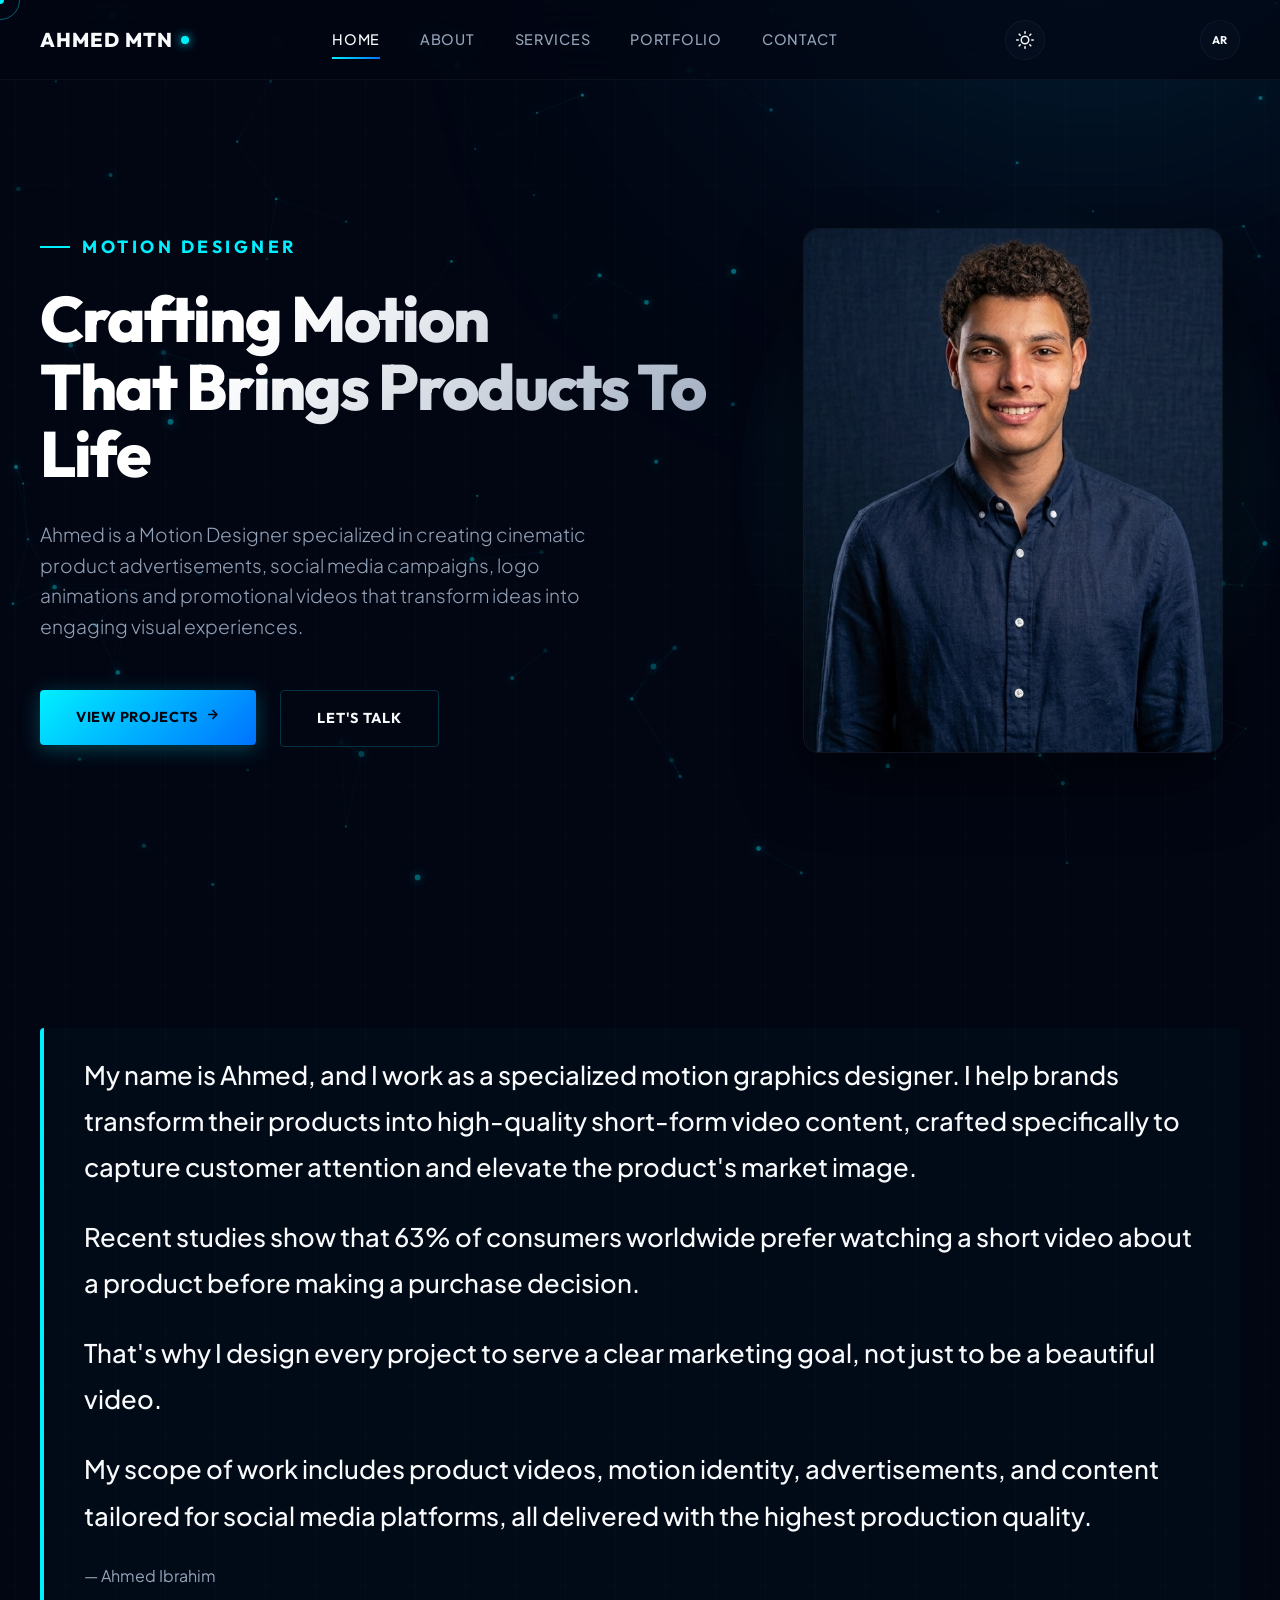
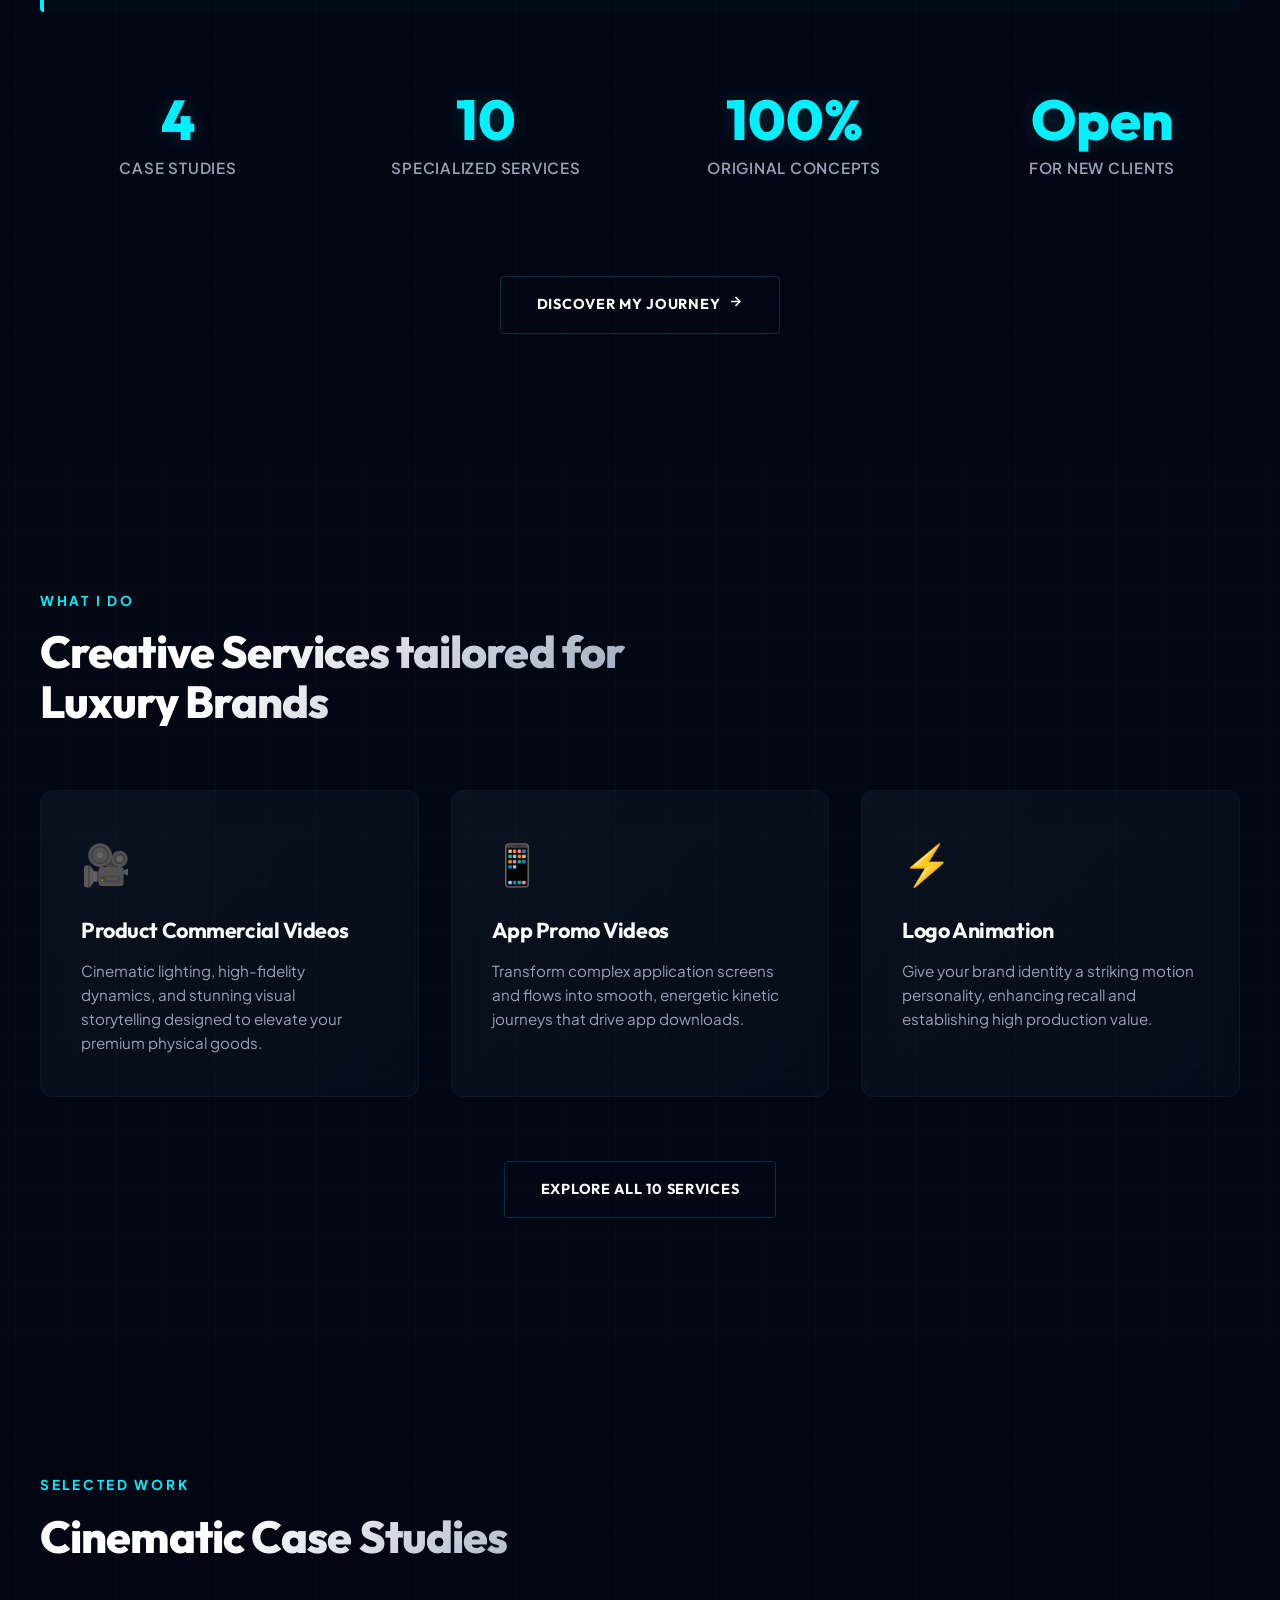
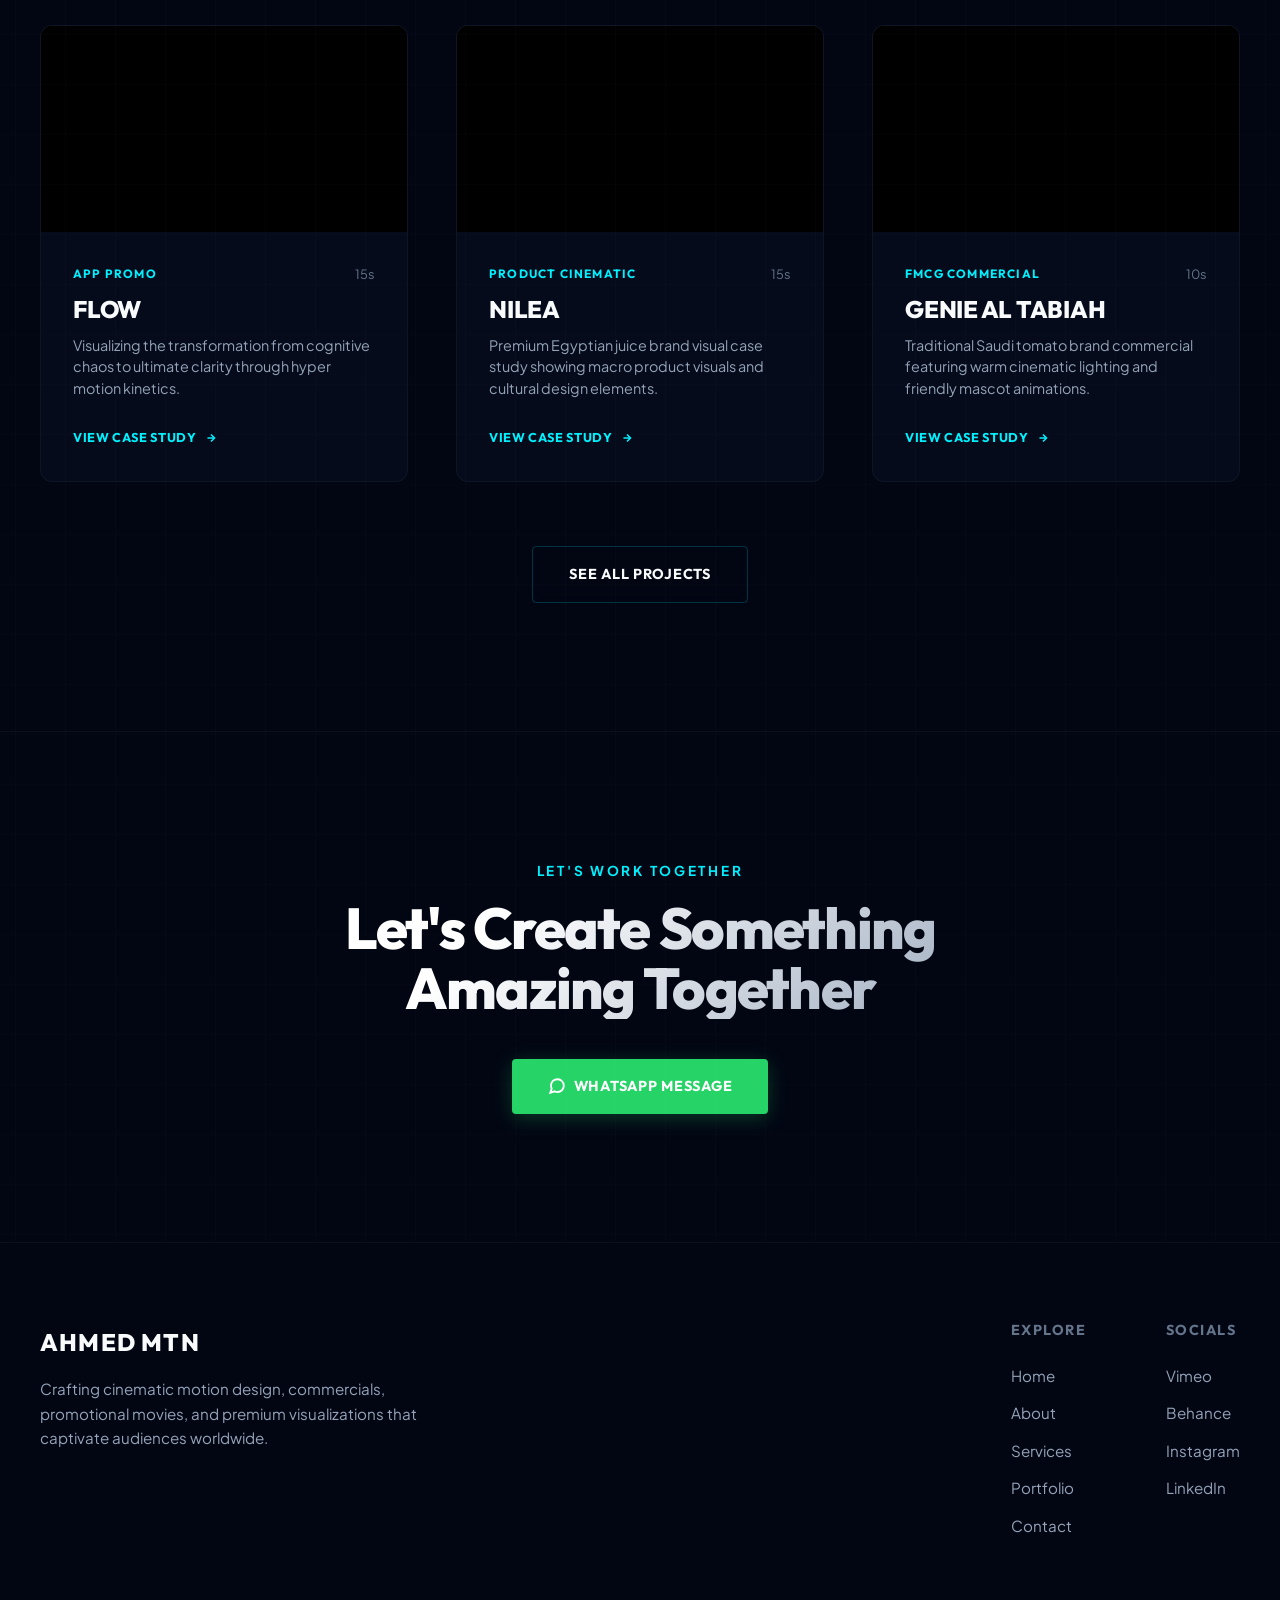
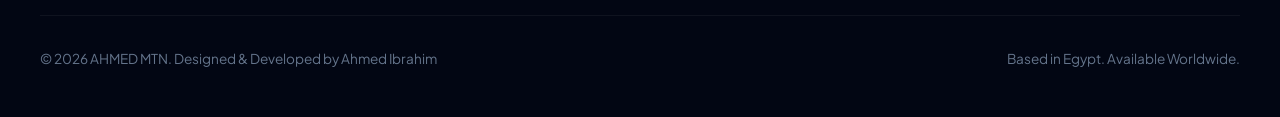
<file: index.html>
<!DOCTYPE html>
<html lang="en">
<head>
  <meta charset="UTF-8">
  <script>(function(){try{var t=localStorage.getItem('theme');if(t==='light'){document.documentElement.setAttribute('data-theme','light');}var l=localStorage.getItem('lang');if(l==='ar'){document.documentElement.setAttribute('lang','ar');document.documentElement.setAttribute('dir','rtl');}}catch(e){}})();</script>
  <!-- Google Analytics: replace G-XXXXXXXXXX with your real GA4 Measurement ID to activate -->
  <script async src="https://www.googletagmanager.com/gtag/js?id=G-XXXXXXXXXX"></script>
  <script>
    window.dataLayer = window.dataLayer || [];
    function gtag(){dataLayer.push(arguments);}
    gtag('js', new Date());
    gtag('config', 'G-XXXXXXXXXX');
  </script>
  <meta name="viewport" content="width=device-width, initial-scale=1.0">
  <title>AHMED MTN | Premium Motion Designer Portfolio</title>
  <meta name="description" content="Ahmed Ibrahim (AHMED MTN) is a luxury Motion Designer specializing in cinematic product advertisements, promotional videos, and logo animation.">
  
  <!-- Open Graph -->
  <meta property="og:title" content="AHMED MTN | Premium Motion Designer Portfolio">
  <meta property="og:description" content="Cinematic product advertisements, social media campaigns, and logo animation that bring ideas to life.">
  <meta property="og:type" content="website">
  <meta property="og:url" content="https://calm-kitten-1cd3f3.netlify.app/">
  <link rel="canonical" href="https://calm-kitten-1cd3f3.netlify.app/">
  <meta name="robots" content="index, follow">
  <meta property="og:image" content="./assets/images/portrait.png">
  
  <!-- Stylesheets -->
  <link rel="stylesheet" href="./assets/css/main.css">
  <link rel="stylesheet" href="./assets/css/layout.css">
  <link rel="stylesheet" href="./assets/css/components.css">
  <link rel="stylesheet" href="./assets/css/pages.css">
  
  <!-- Favicon -->
  <link rel="icon" type="image/svg+xml" href="data:image/svg+xml,%3Csvg xmlns='http://www.w3.org/2000/svg' viewBox='0 0 64 64'%3E%3Cdefs%3E%3ClinearGradient id='g' x1='0' y1='0' x2='1' y2='1'%3E%3Cstop offset='0%25' stop-color='%2300f0ff'/%3E%3Cstop offset='100%25' stop-color='%230072ff'/%3E%3C/linearGradient%3E%3C/defs%3E%3Crect width='64' height='64' rx='16' fill='%23020613'/%3E%3Ctext x='32' y='46' font-family='Arial, sans-serif' font-size='36' font-weight='800' fill='url(%23g)' text-anchor='middle'%3EA%3C/text%3E%3C/svg%3E">

  <!-- Structured Data -->
  <script type="application/ld+json">
  {
    "@context": "https://schema.org",
    "@type": "Person",
    "name": "Ahmed Ibrahim",
    "alternateName": "AHMED MTN",
    "url": "https://calm-kitten-1cd3f3.netlify.app/",
    "image": "https://calm-kitten-1cd3f3.netlify.app/assets/images/portrait.png",
    "jobTitle": "Motion Designer",
    "worksFor": {
      "@type": "Organization",
      "name": "AHMED MTN"
    },
    "address": {
      "@type": "PostalAddress",
      "addressLocality": "Cairo",
      "addressCountry": "EG"
    },
    "email": "mailto:ahmedibrahim.ai67578@gmail.com",
    "sameAs": [
      "https://www.instagram.com/ahmed_mtn_675"
    ]
  }
  </script>
</head>
<body>

  <!-- Page Preloader -->
  <div id="preloader">
    <div class="loader-content">
      <div class="loader-logo">AHMED MTN</div>
      <div class="loader-line-wrap">
        <div class="loader-line"></div>
      </div>
    </div>
  </div>

  <!-- Ambient Canvas Background -->
  <canvas id="particles-canvas"></canvas>
  <div class="grid-overlay"></div>

  <!-- Background Glow Blobs -->
  <div class="bg-glow-blobs">
    <div class="glow-blob glow-1"></div>
    <div class="glow-blob glow-2"></div>
  </div>

  <!-- Header Nav -->
  <header>
    <div class="container nav-container">
      <a href="./index.html" class="logo magnetic">
        AHMED MTN <span class="logo-dot"></span>
      </a>
      <nav>
        <a href="./index.html" class="nav-link active" data-i18n="nav_home">Home</a>
        <a href="./about.html" class="nav-link" data-i18n="nav_about">About</a>
        <a href="./services.html" class="nav-link" data-i18n="nav_services">Services</a>
        <a href="./portfolio.html" class="nav-link" data-i18n="nav_portfolio">Portfolio</a>
        <a href="./contact.html" class="nav-link" data-i18n="nav_contact">Contact</a>
      </nav>
      <button class="theme-toggle" id="themeToggle" aria-label="Toggle light and dark mode">
        <svg class="icon-sun" viewBox="0 0 24 24" fill="none" stroke="currentColor" stroke-width="2" stroke-linecap="round" stroke-linejoin="round"><circle cx="12" cy="12" r="5"></circle><line x1="12" y1="1" x2="12" y2="3"></line><line x1="12" y1="21" x2="12" y2="23"></line><line x1="4.22" y1="4.22" x2="5.64" y2="5.64"></line><line x1="18.36" y1="18.36" x2="19.78" y2="19.78"></line><line x1="1" y1="12" x2="3" y2="12"></line><line x1="21" y1="12" x2="23" y2="12"></line><line x1="4.22" y1="19.78" x2="5.64" y2="18.36"></line><line x1="18.36" y1="5.64" x2="19.78" y2="4.22"></line></svg>
        <svg class="icon-moon" viewBox="0 0 24 24" fill="none" stroke="currentColor" stroke-width="2" stroke-linecap="round" stroke-linejoin="round"><path d="M21 12.79A9 9 0 1 1 11.21 3 7 7 0 0 0 21 12.79z"></path></svg>
      </button>
      <button class="theme-toggle lang-toggle" id="langToggle" aria-label="Toggle Arabic and English">
        <span class="lang-label">AR</span>
      </button>
      <button class="menu-btn" aria-label="Toggle Menu">
        <span></span>
        <span></span>
        <span></span>
      </button>
    </div>
  </header>

  <!-- Mobile Navigation Overlay -->
  <div class="mobile-nav">
    <a href="./index.html" class="nav-link active" data-i18n="nav_home">Home</a>
    <a href="./about.html" class="nav-link" data-i18n="nav_about">About</a>
    <a href="./services.html" class="nav-link" data-i18n="nav_services">Services</a>
    <a href="./portfolio.html" class="nav-link" data-i18n="nav_portfolio">Portfolio</a>
    <a href="./contact.html" class="nav-link" data-i18n="nav_contact">Contact</a>
  </div>

  <!-- Hero Section -->
  <section class="hero-section" style="padding: 0;">
    <div class="container hero-wrapper">
      <div class="hero-content reveal">
        <div class="hero-subtitle" data-i18n="idx_hero_subtitle">Motion Designer</div>
        <h1 class="hero-title gradient-text" data-i18n-html="idx_hero_title_html">Crafting Motion<br>That Brings Products To Life</h1>
        <p class="hero-desc" data-i18n="idx_hero_desc">
          Ahmed is a Motion Designer specialized in creating cinematic product advertisements, social media campaigns, logo animations and promotional videos that transform ideas into engaging visual experiences.
        </p>
        <div class="hero-buttons">
          <div class="magnetic-wrap">
            <a href="./portfolio.html" class="btn btn-primary magnetic">
              <span data-i18n="idx_btn_projects">View Projects</span>
              <span class="btn-icon">
                <svg width="15" height="15" viewBox="0 0 24 24" fill="none" stroke="currentColor" stroke-width="2.5"><line x1="5" y1="12" x2="19" y2="12"></line><polyline points="12 5 19 12 12 19"></polyline></svg>
              </span>
            </a>
          </div>
          <div class="magnetic-wrap">
            <a href="./contact.html" class="btn btn-secondary magnetic" data-i18n="idx_btn_talk">Let's Talk</a>
          </div>
        </div>
      </div>
      <div class="hero-image-container reveal-scale delay-200">
        <div class="portrait-wrapper">
          <img src="./assets/images/portrait.png" alt="Ahmed Ibrahim MTN - Motion Designer" class="portrait-img">
        </div>
        <div class="portrait-glow"></div>
      </div>
    </div>
  </section>

  <!-- About Section Summary -->
  <section class="about-summary">
    <div class="container">
      <div class="arabic-quote-block reveal">
        <p data-i18n="idx_about_p1">My name is Ahmed, and I work as a specialized motion graphics designer. I help brands transform their products into high-quality short-form video content, crafted specifically to capture customer attention and elevate the product's market image.</p>
        <p data-i18n="idx_about_p2">Recent studies show that 63% of consumers worldwide prefer watching a short video about a product before making a purchase decision.</p>
        <p data-i18n="idx_about_p3">That's why I design every project to serve a clear marketing goal, not just to be a beautiful video.</p>
        <p data-i18n="idx_about_p4">My scope of work includes product videos, motion identity, advertisements, and content tailored for social media platforms, all delivered with the highest production quality.</p>
        <span data-i18n="idx_about_sign">— Ahmed Ibrahim</span>
      </div>

      <div class="stats-grid reveal">
        <div class="stat-card">
          <div class="stat-number">4</div>
          <div class="stat-label" data-i18n="idx_stat1_label">Case Studies</div>
        </div>
        <div class="stat-card">
          <div class="stat-number">10</div>
          <div class="stat-label" data-i18n="idx_stat2_label">Specialized Services</div>
        </div>
        <div class="stat-card">
          <div class="stat-number">100%</div>
          <div class="stat-label" data-i18n="idx_stat3_label">Original Concepts</div>
        </div>
        <div class="stat-card">
          <div class="stat-number" data-i18n="idx_stat4_num">Open</div>
          <div class="stat-label" data-i18n="idx_stat4_label">For New Clients</div>
        </div>
      </div>

      <div style="text-align: center; margin-top: 2rem;" class="reveal">
        <div class="magnetic-wrap">
          <a href="./about.html" class="btn btn-secondary magnetic">
            <span data-i18n="idx_discover_btn">Discover My Journey</span>
            <span class="btn-icon">
              <svg width="15" height="15" viewBox="0 0 24 24" fill="none" stroke="currentColor" stroke-width="2.5"><line x1="5" y1="12" x2="19" y2="12"></line><polyline points="12 5 19 12 12 19"></polyline></svg>
            </span>
          </a>
        </div>
      </div>
    </div>
  </section>

  <!-- Services Preview Section -->
  <section class="services-preview" style="background: rgba(5, 10, 24, 0.3);">
    <div class="container">
      <div class="section-header reveal">
        <span class="section-subtitle" data-i18n="idx_services_subtitle">What I Do</span>
        <h2 class="section-title gradient-text" data-i18n="idx_services_title">Creative Services tailored for Luxury Brands</h2>
      </div>

      <div class="services-grid reveal">
        <div class="glass-card service-card">
          <div class="service-icon">🎥</div>
          <h3 class="service-title" data-i18n="idx_svc1_title">Product Commercial Videos</h3>
          <p class="service-desc" data-i18n="idx_svc1_desc">Cinematic lighting, high-fidelity dynamics, and stunning visual storytelling designed to elevate your premium physical goods.</p>
        </div>
        <div class="glass-card service-card">
          <div class="service-icon">📱</div>
          <h3 class="service-title" data-i18n="idx_svc2_title">App Promo Videos</h3>
          <p class="service-desc" data-i18n="idx_svc2_desc">Transform complex application screens and flows into smooth, energetic kinetic journeys that drive app downloads.</p>
        </div>
        <div class="glass-card service-card">
          <div class="service-icon">⚡</div>
          <h3 class="service-title" data-i18n="idx_svc3_title">Logo Animation</h3>
          <p class="service-desc" data-i18n="idx_svc3_desc">Give your brand identity a striking motion personality, enhancing recall and establishing high production value.</p>
        </div>
      </div>

      <div style="text-align: center; margin-top: 4rem;" class="reveal">
        <div class="magnetic-wrap">
          <a href="./services.html" class="btn btn-secondary magnetic" data-i18n="idx_explore_services_btn">Explore All 10 Services</a>
        </div>
      </div>
    </div>
  </section>

  <!-- Portfolio Section -->
  <section class="portfolio-showcase">
    <div class="container">
      <div class="section-header reveal">
        <span class="section-subtitle" data-i18n="idx_portfolio_subtitle">Selected Work</span>
        <h2 class="section-title gradient-text" data-i18n="idx_portfolio_title">Cinematic Case Studies</h2>
      </div>

      <div class="portfolio-grid reveal">
        <!-- Project 1 -->
        <a href="./project-flow.html" class="project-card">
          <div class="project-video-wrapper">
            <video class="project-video" loop muted playsinline preload="auto">
              <source src="https://d8j0ntlcm91z4.cloudfront.net/user_3F4cOvjAKKe8yfZ2ZMrFuukZhbi/hf_20260705_215941_a1e6935e-68be-49f2-b749-d6c16e843b7d.mp4" type="video/mp4">
            </video>
          </div>
          <div class="project-card-content">
            <div class="project-meta">
              <span class="project-tag" data-i18n="idx_p1_tag">App Promo</span>
              <span class="project-duration" data-i18n="idx_p1_dur">15s</span>
            </div>
            <h3 class="project-name">FLOW</h3>
            <p class="project-short-desc" data-i18n="idx_p1_desc">Visualizing the transformation from cognitive chaos to ultimate clarity through hyper motion kinetics.</p>
            <div class="project-link">
              <span data-i18n="btn_view_case_study">View Case Study</span>
              <svg width="12" height="12" viewBox="0 0 24 24" fill="none" stroke="currentColor" stroke-width="3"><line x1="5" y1="12" x2="19" y2="12"></line><polyline points="12 5 19 12 12 19"></polyline></svg>
            </div>
          </div>
        </a>

        <!-- Project 2 -->
        <a href="./project-nilea.html" class="project-card">
          <div class="project-video-wrapper">
            <video class="project-video" loop muted playsinline preload="auto">
              <source src="https://d8j0ntlcm91z4.cloudfront.net/user_3F4cOvjAKKe8yfZ2ZMrFuukZhbi/hf_20260705_171101_e5b94245-4303-44ae-beda-ccf69012be54.mp4" type="video/mp4">
            </video>
          </div>
          <div class="project-card-content">
            <div class="project-meta">
              <span class="project-tag" data-i18n="idx_p2_tag">Product Cinematic</span>
              <span class="project-duration" data-i18n="idx_p2_dur">15s</span>
            </div>
            <h3 class="project-name">NILEA</h3>
            <p class="project-short-desc" data-i18n="idx_p2_desc">Premium Egyptian juice brand visual case study showing macro product visuals and cultural design elements.</p>
            <div class="project-link">
              <span data-i18n="btn_view_case_study">View Case Study</span>
              <svg width="12" height="12" viewBox="0 0 24 24" fill="none" stroke="currentColor" stroke-width="3"><line x1="5" y1="12" x2="19" y2="12"></line><polyline points="12 5 19 12 12 19"></polyline></svg>
            </div>
          </div>
        </a>

        <!-- Project 3 -->
        <a href="./project-genie.html" class="project-card">
          <div class="project-video-wrapper">
            <video class="project-video" loop muted playsinline preload="auto">
              <source src="https://d8j0ntlcm91z4.cloudfront.net/user_3F4cOvjAKKe8yfZ2ZMrFuukZhbi/hf_20260705_184808_0731fbf3-1a6e-4951-a28a-f71f9e9d9db9.mp4" type="video/mp4">
            </video>
          </div>
          <div class="project-card-content">
            <div class="project-meta">
              <span class="project-tag" data-i18n="idx_p3_tag">FMCG Commercial</span>
              <span class="project-duration" data-i18n="idx_p3_dur">10s</span>
            </div>
            <h3 class="project-name">GENIE AL TABIAH</h3>
            <p class="project-short-desc" data-i18n="idx_p3_desc">Traditional Saudi tomato brand commercial featuring warm cinematic lighting and friendly mascot animations.</p>
            <div class="project-link">
              <span data-i18n="btn_view_case_study">View Case Study</span>
              <svg width="12" height="12" viewBox="0 0 24 24" fill="none" stroke="currentColor" stroke-width="3"><line x1="5" y1="12" x2="19" y2="12"></line><polyline points="12 5 19 12 12 19"></polyline></svg>
            </div>
          </div>
        </a>
      </div>

      <div style="text-align: center; margin-top: 4rem;" class="reveal">
        <div class="magnetic-wrap">
          <a href="./portfolio.html" class="btn btn-secondary magnetic" data-i18n="idx_seeall_btn">See All Projects</a>
        </div>
      </div>
    </div>
  </section>

  <!-- Large Contact CTA -->
  <section class="contact-cta" style="border-top: 1px solid var(--border-glass);">
    <div class="container reveal">
      <div style="max-width: 800px; margin: 0 auto; text-align: center;">
        <span class="section-subtitle" data-i18n="idx_cta_subtitle">Let's Work Together</span>
        <h2 class="hero-title gradient-text" style="font-size: clamp(2rem, 4.5vw, 4rem); margin-bottom: 2.5rem;" data-i18n="idx_cta_title">Let's Create Something Amazing Together</h2>
        <div class="magnetic-wrap">
          <a href="https://wa.me/201090971246" target="_blank" class="btn btn-whatsapp magnetic">
            <svg width="18" height="18" viewBox="0 0 24 24" fill="none" stroke="currentColor" stroke-width="2.5" style="margin-right: 0.5rem; vertical-align: middle;"><path d="M21 11.5a8.38 8.38 0 0 1-.9 3.8 8.5 8.5 0 0 1-7.6 4.7 8.38 8.38 0 0 1-3.8-.9L3 21l1.9-5.7a8.38 8.38 0 0 1-.9-3.8 8.5 8.5 0 0 1 4.7-7.6 8.38 8.38 0 0 1 3.8-.9h.5a8.48 8.48 0 0 1 8 8v.5z"></path></svg>
            <span data-i18n="btn_whatsapp_msg">WhatsApp Message</span>
          </a>
        </div>
      </div>
    </div>
  </section>

  <!-- Footer -->
  <footer>
    <div class="container">
      <div class="footer-content">
        <div class="footer-brand">
          <div class="footer-logo">AHMED MTN<span class="logo-dot"></span></div>
          <p class="footer-desc" data-i18n="footer_desc">Crafting cinematic motion design, commercials, promotional movies, and premium visualizations that captivate audiences worldwide.</p>
        </div>
        <div class="footer-links">
          <div class="footer-group">
            <h4 data-i18n="footer_explore">Explore</h4>
            <ul>
              <li><a href="./index.html" data-i18n="nav_home">Home</a></li>
              <li><a href="./about.html" data-i18n="nav_about">About</a></li>
              <li><a href="./services.html" data-i18n="nav_services">Services</a></li>
              <li><a href="./portfolio.html" data-i18n="nav_portfolio">Portfolio</a></li>
              <li><a href="./contact.html" data-i18n="nav_contact">Contact</a></li>
            </ul>
          </div>
          <div class="footer-group">
            <h4 data-i18n="footer_socials">Socials</h4>
            <ul>
              <li><a href="#" target="_blank" class="magnetic">Vimeo</a></li>
              <li><a href="#" target="_blank" class="magnetic">Behance</a></li>
              <li><a href="https://www.instagram.com/ahmed_mtn_675" target="_blank" class="magnetic">Instagram</a></li>
              <li><a href="#" target="_blank" class="magnetic">LinkedIn</a></li>
            </ul>
          </div>
        </div>
      </div>
      <div class="footer-bottom">
        <div class="footer-copy" data-i18n="footer_copy">
          &copy; 2026 AHMED MTN. Designed & Developed by Ahmed Ibrahim
        </div>
        <div data-i18n="footer_location">
          Based in Egypt. Available Worldwide.
        </div>
      </div>
    </div>
  </footer>

  <!-- Scroll Progress Indicator -->
  <div class="scroll-progress-wrap">
    <svg class="progress-circle" width="100%" height="100%" viewBox="-1 -1 102 102">
      <path d="M50,1 a49,49 0 0,1 0,98 a49,49 0 0,1 0,-98"/>
    </svg>
    <svg class="arrow" viewBox="0 0 24 24"><path d="M4 12l1.41 1.41L11 7.83V20h2V7.83l5.58 5.59L20 12l-8-8-8 8z"/></svg>
  </div>

  <!-- Scripts -->
  <script src="./assets/js/main.js"></script>
  <script src="./assets/js/particles.js"></script>
</body>
</html>
</file>
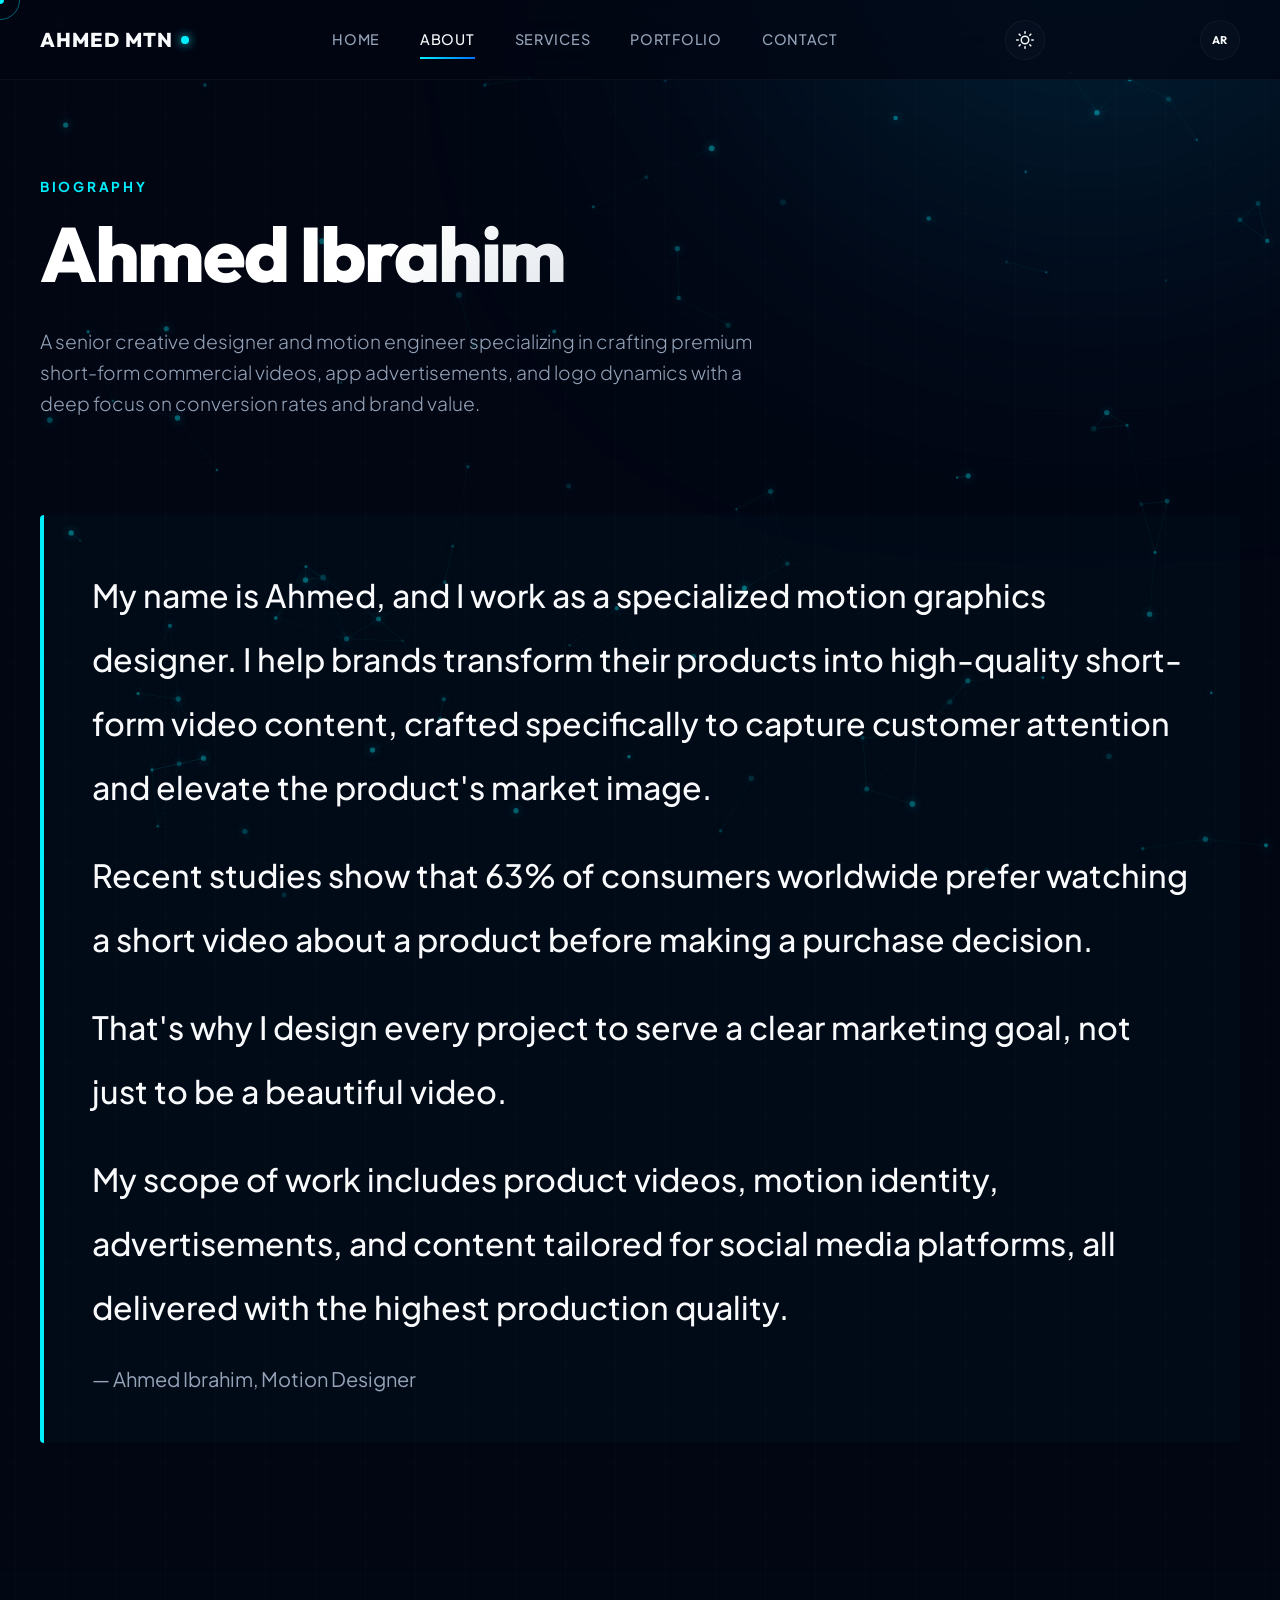
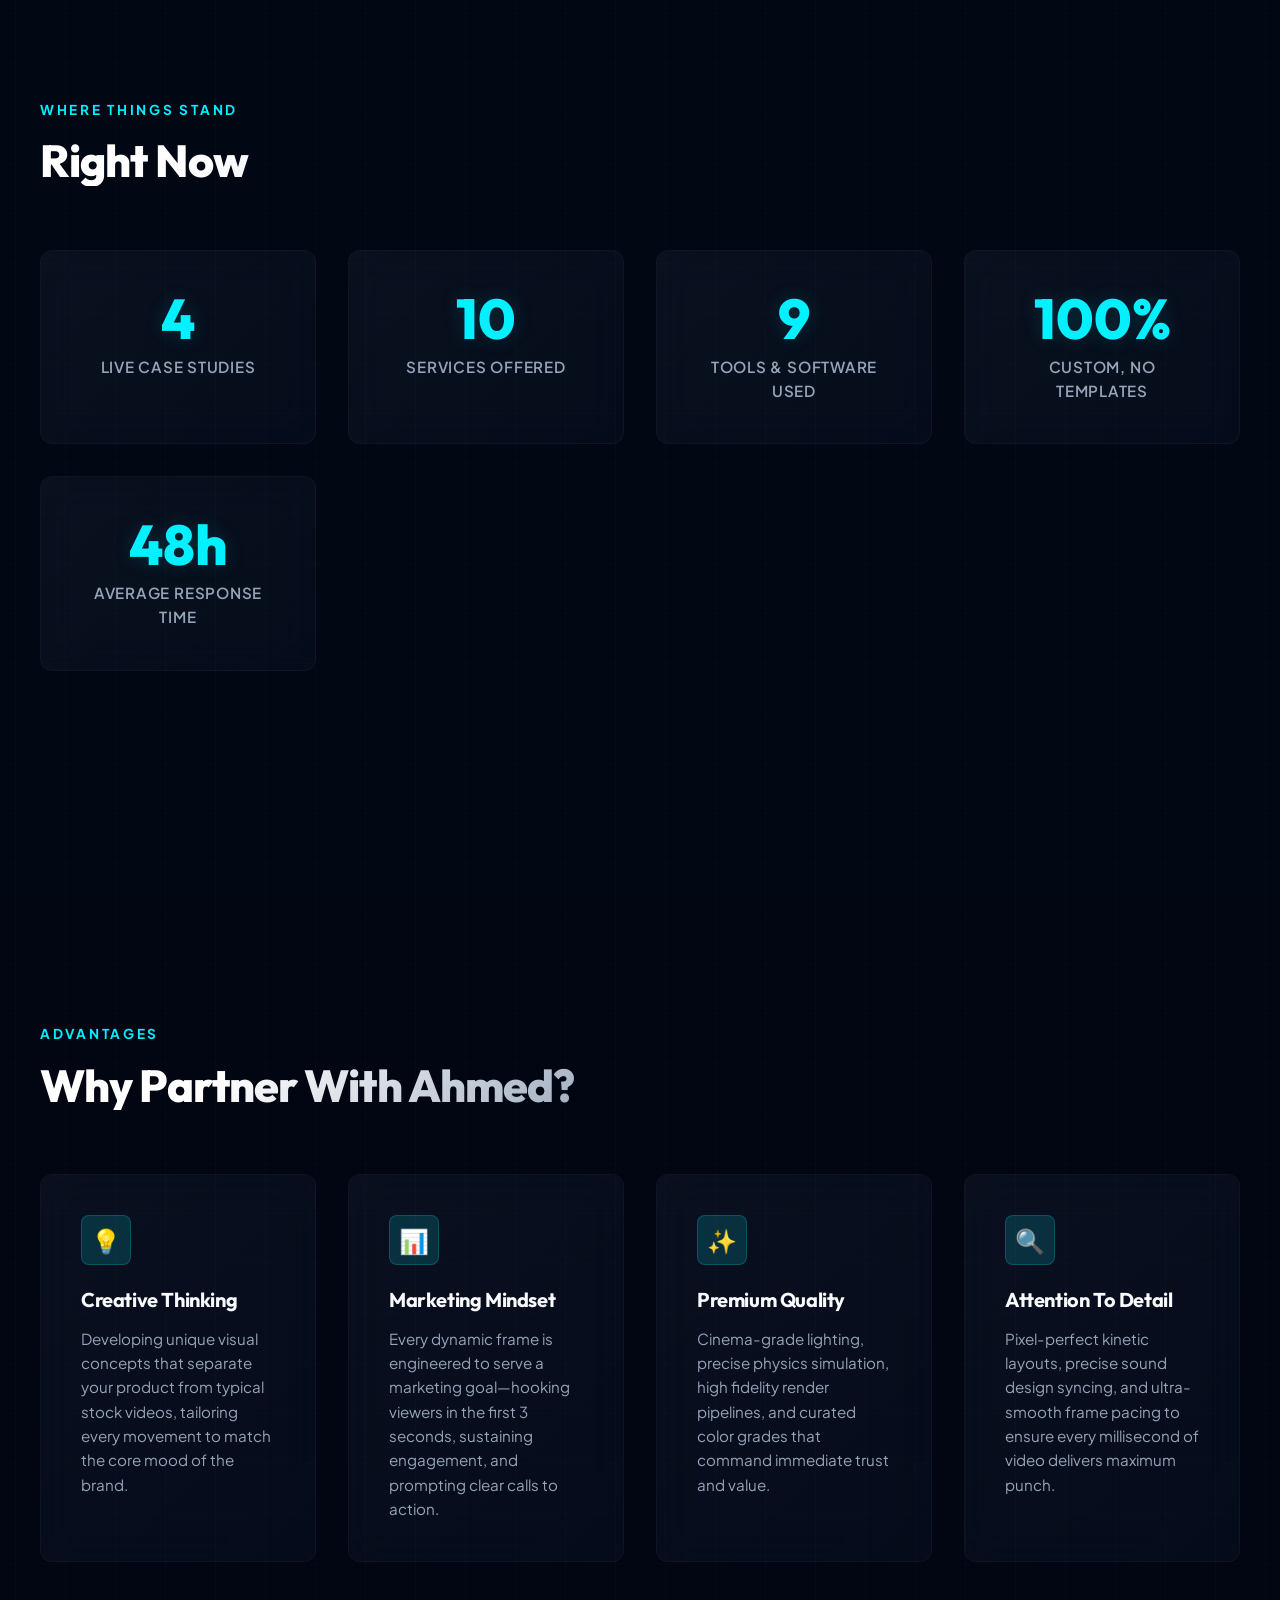
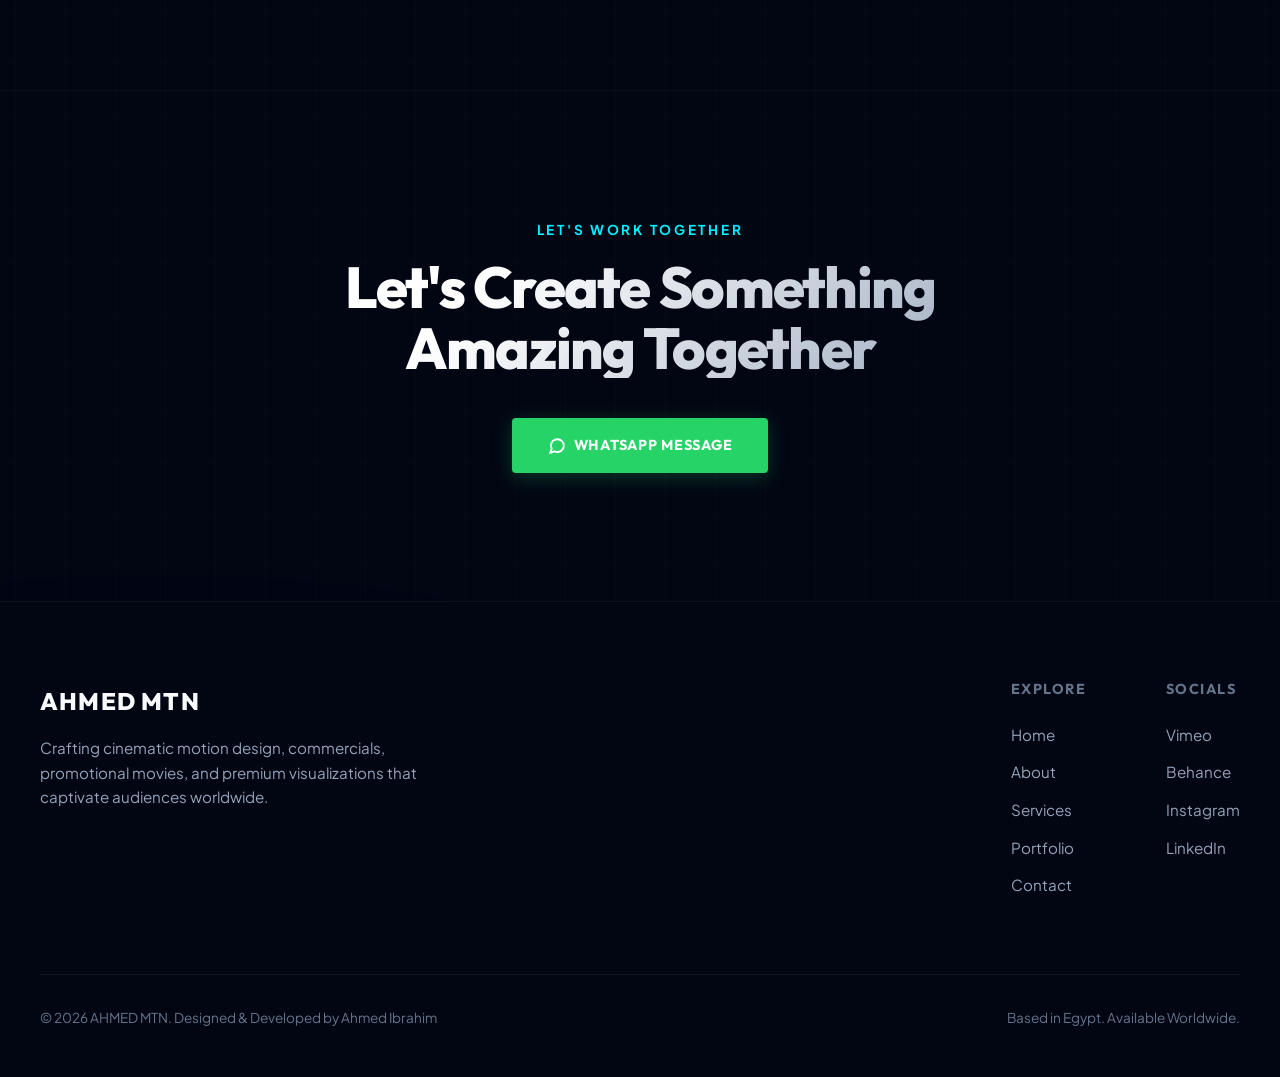
<file: about.html>
<!DOCTYPE html>
<html lang="en">
<head>
  <meta charset="UTF-8">
  <script>(function(){try{var t=localStorage.getItem('theme');if(t==='light'){document.documentElement.setAttribute('data-theme','light');}var l=localStorage.getItem('lang');if(l==='ar'){document.documentElement.setAttribute('lang','ar');document.documentElement.setAttribute('dir','rtl');}}catch(e){}})();</script>
  <!-- Google Analytics: replace G-XXXXXXXXXX with your real GA4 Measurement ID to activate -->
  <script async src="https://www.googletagmanager.com/gtag/js?id=G-XXXXXXXXXX"></script>
  <script>
    window.dataLayer = window.dataLayer || [];
    function gtag(){dataLayer.push(arguments);}
    gtag('js', new Date());
    gtag('config', 'G-XXXXXXXXXX');
  </script>
  <meta name="viewport" content="width=device-width, initial-scale=1.0">
  <title>About AHMED MTN | Premium Motion Designer</title>
  <meta name="description" content="Learn more about Ahmed Ibrahim (AHMED MTN), his motion design philosophy, marketing mindset, and production standards.">
  
  <!-- Open Graph -->
  <meta property="og:title" content="About AHMED MTN | Premium Motion Designer">
  <meta property="og:description" content="Discover the creative process and marketing-focused motion design philosophy of Ahmed Ibrahim.">
  <meta property="og:type" content="website">
  <meta property="og:url" content="https://calm-kitten-1cd3f3.netlify.app/about">
  <link rel="canonical" href="https://calm-kitten-1cd3f3.netlify.app/about">
  <meta name="robots" content="index, follow">
  
  <!-- Stylesheets -->
  <link rel="stylesheet" href="./assets/css/main.css">
  <link rel="stylesheet" href="./assets/css/layout.css">
  <link rel="stylesheet" href="./assets/css/components.css">
  <link rel="stylesheet" href="./assets/css/pages.css">
  <link rel="icon" type="image/svg+xml" href="data:image/svg+xml,%3Csvg xmlns='http://www.w3.org/2000/svg' viewBox='0 0 64 64'%3E%3Cdefs%3E%3ClinearGradient id='g' x1='0' y1='0' x2='1' y2='1'%3E%3Cstop offset='0%25' stop-color='%2300f0ff'/%3E%3Cstop offset='100%25' stop-color='%230072ff'/%3E%3C/linearGradient%3E%3C/defs%3E%3Crect width='64' height='64' rx='16' fill='%23020613'/%3E%3Ctext x='32' y='46' font-family='Arial, sans-serif' font-size='36' font-weight='800' fill='url(%23g)' text-anchor='middle'%3EA%3C/text%3E%3C/svg%3E">
</head>
<body>

  <!-- Page Preloader -->
  <div id="preloader">
    <div class="loader-content">
      <div class="loader-logo" data-i18n="loader_about">ABOUT ME</div>
      <div class="loader-line-wrap">
        <div class="loader-line"></div>
      </div>
    </div>
  </div>

  <!-- Ambient Canvas Background -->
  <canvas id="particles-canvas"></canvas>
  <div class="grid-overlay"></div>

  <!-- Background Glow Blobs -->
  <div class="bg-glow-blobs">
    <div class="glow-blob glow-1"></div>
    <div class="glow-blob glow-2"></div>
  </div>

  <!-- Header Nav -->
  <header>
    <div class="container nav-container">
      <a href="./index.html" class="logo magnetic">
        AHMED MTN <span class="logo-dot"></span>
      </a>
      <nav>
        <a href="./index.html" class="nav-link" data-i18n="nav_home">Home</a>
        <a href="./about.html" class="nav-link active" data-i18n="nav_about">About</a>
        <a href="./services.html" class="nav-link" data-i18n="nav_services">Services</a>
        <a href="./portfolio.html" class="nav-link" data-i18n="nav_portfolio">Portfolio</a>
        <a href="./contact.html" class="nav-link" data-i18n="nav_contact">Contact</a>
      </nav>
      <button class="theme-toggle" id="themeToggle" aria-label="Toggle light and dark mode">
        <svg class="icon-sun" viewBox="0 0 24 24" fill="none" stroke="currentColor" stroke-width="2" stroke-linecap="round" stroke-linejoin="round"><circle cx="12" cy="12" r="5"></circle><line x1="12" y1="1" x2="12" y2="3"></line><line x1="12" y1="21" x2="12" y2="23"></line><line x1="4.22" y1="4.22" x2="5.64" y2="5.64"></line><line x1="18.36" y1="18.36" x2="19.78" y2="19.78"></line><line x1="1" y1="12" x2="3" y2="12"></line><line x1="21" y1="12" x2="23" y2="12"></line><line x1="4.22" y1="19.78" x2="5.64" y2="18.36"></line><line x1="18.36" y1="5.64" x2="19.78" y2="4.22"></line></svg>
        <svg class="icon-moon" viewBox="0 0 24 24" fill="none" stroke="currentColor" stroke-width="2" stroke-linecap="round" stroke-linejoin="round"><path d="M21 12.79A9 9 0 1 1 11.21 3 7 7 0 0 0 21 12.79z"></path></svg>
      </button>
      <button class="theme-toggle lang-toggle" id="langToggle" aria-label="Toggle Arabic and English">
        <span class="lang-label">AR</span>
      </button>
      <button class="menu-btn" aria-label="Toggle Menu">
        <span></span>
        <span></span>
        <span></span>
      </button>
    </div>
  </header>

  <!-- Mobile Navigation Overlay -->
  <div class="mobile-nav">
    <a href="./index.html" class="nav-link" data-i18n="nav_home">Home</a>
    <a href="./about.html" class="nav-link active" data-i18n="nav_about">About</a>
    <a href="./services.html" class="nav-link" data-i18n="nav_services">Services</a>
    <a href="./portfolio.html" class="nav-link" data-i18n="nav_portfolio">Portfolio</a>
    <a href="./contact.html" class="nav-link" data-i18n="nav_contact">Contact</a>
  </div>

  <!-- Hero Content for About -->
  <section class="about-hero" style="margin-top: 80px; padding: 6rem 0 3rem 0;">
    <div class="container reveal">
      <span class="section-subtitle" data-i18n="about_hero_subtitle">Biography</span>
      <h1 class="hero-title gradient-text" style="font-size: clamp(3.5rem, 6vw, 6rem); margin-bottom: 2rem;" data-i18n="about_hero_name">Ahmed Ibrahim</h1>
      <p class="hero-desc" style="max-width: 750px;" data-i18n="about_hero_desc">A senior creative designer and motion engineer specializing in crafting premium short-form commercial videos, app advertisements, and logo dynamics with a deep focus on conversion rates and brand value.</p>
    </div>
  </section>

  <!-- Arabic Narrative Block -->
  <section class="arabic-block" style="padding-top: 0;">
    <div class="container">
      <div class="arabic-quote-block reveal" style="margin-bottom: 0; padding: 3rem;">
        <p style="font-size: clamp(1.4rem, 2.5vw, 2.2rem); line-height: 2;" data-i18n="about_arabic_p1">My name is Ahmed, and I work as a specialized motion graphics designer. I help brands transform their products into high-quality short-form video content, crafted specifically to capture customer attention and elevate the product's market image.</p>
        <p style="font-size: clamp(1.4rem, 2.5vw, 2.2rem); line-height: 2;" data-i18n="about_arabic_p2">Recent studies show that 63% of consumers worldwide prefer watching a short video about a product before making a purchase decision.</p>
        <p style="font-size: clamp(1.4rem, 2.5vw, 2.2rem); line-height: 2;" data-i18n="about_arabic_p3">That's why I design every project to serve a clear marketing goal, not just to be a beautiful video.</p>
        <p style="font-size: clamp(1.4rem, 2.5vw, 2.2rem); line-height: 2;" data-i18n="about_arabic_p4">My scope of work includes product videos, motion identity, advertisements, and content tailored for social media platforms, all delivered with the highest production quality.</p>
        <span style="font-size: 1.25rem;" data-i18n="about_arabic_sign">— Ahmed Ibrahim, Motion Designer</span>
      </div>
    </div>
  </section>

  <!-- Statistics Grid Section -->
  <section class="about-stats" style="background: rgba(5, 10, 24, 0.3);">
    <div class="container">
      <div class="section-header reveal">
        <span class="section-subtitle" data-i18n="about_track_subtitle">Where Things Stand</span>
        <h2 class="section-title gradient-text" data-i18n="about_track_title">Right Now</h2>
      </div>

      <div class="stats-grid reveal" style="grid-template-columns: repeat(auto-fit, minmax(220px, 1fr));">
        <div class="glass-card stat-card">
          <div class="stat-number">4</div>
          <div class="stat-label" data-i18n="about_stat1_label">Live Case Studies</div>
        </div>
        <div class="glass-card stat-card">
          <div class="stat-number">10</div>
          <div class="stat-label" data-i18n="about_stat2_label">Services Offered</div>
        </div>
        <div class="glass-card stat-card">
          <div class="stat-number">9</div>
          <div class="stat-label" data-i18n="about_stat3_label">Tools &amp; Software Used</div>
        </div>
        <div class="glass-card stat-card">
          <div class="stat-number">100%</div>
          <div class="stat-label" data-i18n="about_stat4_label">Custom, No Templates</div>
        </div>
        <div class="glass-card stat-card">
          <div class="stat-number">48h</div>
          <div class="stat-label" data-i18n="about_stat5_label">Average Response Time</div>
        </div>
      </div>
    </div>
  </section>

  <!-- Why Work With Me Section -->
  <section class="why-work-with-me">
    <div class="container">
      <div class="section-header reveal">
        <span class="section-subtitle" data-i18n="about_why_subtitle">Advantages</span>
        <h2 class="section-title gradient-text" data-i18n="about_why_title">Why Partner With Ahmed?</h2>
      </div>

      <div class="why-grid reveal">
        <div class="glass-card why-card">
          <div class="why-icon">💡</div>
          <h3 data-i18n="about_why1_title">Creative Thinking</h3>
          <p data-i18n="about_why1_desc">Developing unique visual concepts that separate your product from typical stock videos, tailoring every movement to match the core mood of the brand.</p>
        </div>
        <div class="glass-card why-card">
          <div class="why-icon">📊</div>
          <h3 data-i18n="about_why2_title">Marketing Mindset</h3>
          <p data-i18n="about_why2_desc">Every dynamic frame is engineered to serve a marketing goal—hooking viewers in the first 3 seconds, sustaining engagement, and prompting clear calls to action.</p>
        </div>
        <div class="glass-card why-card">
          <div class="why-icon">✨</div>
          <h3 data-i18n="about_why3_title">Premium Quality</h3>
          <p data-i18n="about_why3_desc">Cinema-grade lighting, precise physics simulation, high fidelity render pipelines, and curated color grades that command immediate trust and value.</p>
        </div>
        <div class="glass-card why-card">
          <div class="why-icon">🔍</div>
          <h3 data-i18n="about_why4_title">Attention To Detail</h3>
          <p data-i18n="about_why4_desc">Pixel-perfect kinetic layouts, precise sound design syncing, and ultra-smooth frame pacing to ensure every millisecond of video delivers maximum punch.</p>
        </div>
      </div>
    </div>
  </section>

  <!-- Contact CTA -->
  <section class="contact-cta" style="border-top: 1px solid var(--border-glass);">
    <div class="container reveal">
      <div style="max-width: 800px; margin: 0 auto; text-align: center;">
        <span class="section-subtitle" data-i18n="idx_cta_subtitle">Let's Work Together</span>
        <h2 class="hero-title gradient-text" style="font-size: clamp(2rem, 4.5vw, 4rem); margin-bottom: 2.5rem;" data-i18n="idx_cta_title">Let's Create Something Amazing Together</h2>
        <div class="magnetic-wrap">
          <a href="https://wa.me/201090971246" target="_blank" class="btn btn-whatsapp magnetic">
            <svg width="18" height="18" viewBox="0 0 24 24" fill="none" stroke="currentColor" stroke-width="2.5" style="margin-right: 0.5rem; vertical-align: middle;"><path d="M21 11.5a8.38 8.38 0 0 1-.9 3.8 8.5 8.5 0 0 1-7.6 4.7 8.38 8.38 0 0 1-3.8-.9L3 21l1.9-5.7a8.38 8.38 0 0 1-.9-3.8 8.5 8.5 0 0 1 4.7-7.6 8.38 8.38 0 0 1 3.8-.9h.5a8.48 8.48 0 0 1 8 8v.5z"></path></svg>
            <span data-i18n="btn_whatsapp_msg">WhatsApp Message</span>
          </a>
        </div>
      </div>
    </div>
  </section>

  <!-- Footer -->
  <footer>
    <div class="container">
      <div class="footer-content">
        <div class="footer-brand">
          <div class="footer-logo">AHMED MTN<span class="logo-dot"></span></div>
          <p class="footer-desc" data-i18n="footer_desc">Crafting cinematic motion design, commercials, promotional movies, and premium visualizations that captivate audiences worldwide.</p>
        </div>
        <div class="footer-links">
          <div class="footer-group">
            <h4 data-i18n="footer_explore">Explore</h4>
            <ul>
              <li><a href="./index.html" data-i18n="nav_home">Home</a></li>
              <li><a href="./about.html" data-i18n="nav_about">About</a></li>
              <li><a href="./services.html" data-i18n="nav_services">Services</a></li>
              <li><a href="./portfolio.html" data-i18n="nav_portfolio">Portfolio</a></li>
              <li><a href="./contact.html" data-i18n="nav_contact">Contact</a></li>
            </ul>
          </div>
          <div class="footer-group">
            <h4 data-i18n="footer_socials">Socials</h4>
            <ul>
              <li><a href="#" target="_blank" class="magnetic">Vimeo</a></li>
              <li><a href="#" target="_blank" class="magnetic">Behance</a></li>
              <li><a href="https://www.instagram.com/ahmed_mtn_675" target="_blank" class="magnetic">Instagram</a></li>
              <li><a href="#" target="_blank" class="magnetic">LinkedIn</a></li>
            </ul>
          </div>
        </div>
      </div>
      <div class="footer-bottom">
        <div class="footer-copy" data-i18n="footer_copy">
          &copy; 2026 AHMED MTN. Designed & Developed by Ahmed Ibrahim
        </div>
        <div data-i18n="footer_location">
          Based in Egypt. Available Worldwide.
        </div>
      </div>
    </div>
  </footer>

  <!-- Scroll Progress Indicator -->
  <div class="scroll-progress-wrap">
    <svg class="progress-circle" width="100%" height="100%" viewBox="-1 -1 102 102">
      <path d="M50,1 a49,49 0 0,1 0,98 a49,49 0 0,1 0,-98"/>
    </svg>
    <svg class="arrow" viewBox="0 0 24 24"><path d="M4 12l1.41 1.41L11 7.83V20h2V7.83l5.58 5.59L20 12l-8-8-8 8z"/></svg>
  </div>

  <!-- Scripts -->
  <script src="./assets/js/main.js"></script>
  <script src="./assets/js/particles.js"></script>
</body>
</html>
</file>
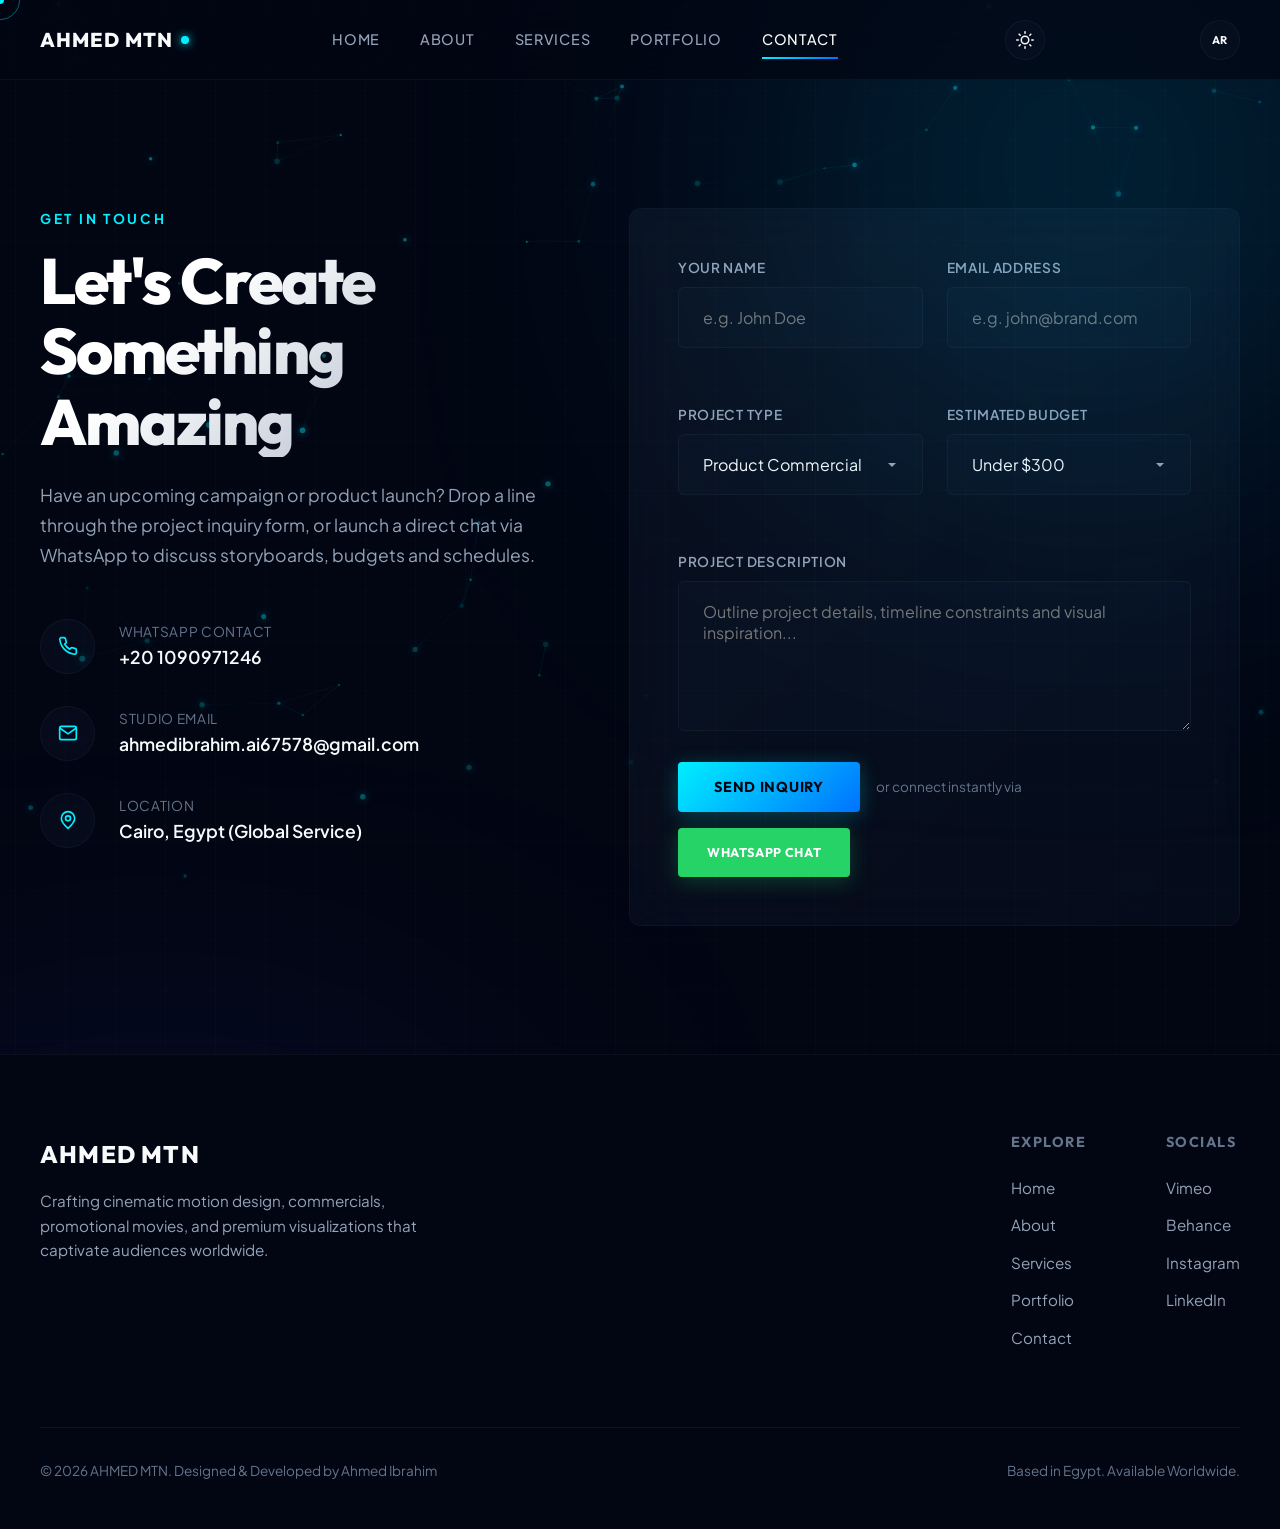
<file: contact.html>
<!DOCTYPE html>
<html lang="en">
<head>
  <meta charset="UTF-8">
  <script>(function(){try{var t=localStorage.getItem('theme');if(t==='light'){document.documentElement.setAttribute('data-theme','light');}var l=localStorage.getItem('lang');if(l==='ar'){document.documentElement.setAttribute('lang','ar');document.documentElement.setAttribute('dir','rtl');}}catch(e){}})();</script>
  <!-- Google Analytics: replace G-XXXXXXXXXX with your real GA4 Measurement ID to activate -->
  <script async src="https://www.googletagmanager.com/gtag/js?id=G-XXXXXXXXXX"></script>
  <script>
    window.dataLayer = window.dataLayer || [];
    function gtag(){dataLayer.push(arguments);}
    gtag('js', new Date());
    gtag('config', 'G-XXXXXXXXXX');
  </script>
  <meta name="viewport" content="width=device-width, initial-scale=1.0">
  <title>Contact AHMED MTN | Motion Designer Studio</title>
  <meta name="description" content="Reach out to Ahmed MTN for premium motion graphics campaigns, app promotional videos, FMCG commercials and custom 3D dynamics.">
  
  <!-- Open Graph -->
  <meta property="og:title" content="Contact AHMED MTN | Motion Designer Studio">
  <meta property="og:description" content="Start your premium video project. Direct WhatsApp access and inquiry deck.">
  <meta property="og:type" content="website">
  <meta property="og:url" content="https://calm-kitten-1cd3f3.netlify.app/contact">
  <link rel="canonical" href="https://calm-kitten-1cd3f3.netlify.app/contact">
  <meta name="robots" content="index, follow">
  
  <!-- Stylesheets -->
  <link rel="stylesheet" href="./assets/css/main.css">
  <link rel="stylesheet" href="./assets/css/layout.css">
  <link rel="stylesheet" href="./assets/css/components.css">
  <link rel="stylesheet" href="./assets/css/pages.css">
  <link rel="icon" type="image/svg+xml" href="data:image/svg+xml,%3Csvg xmlns='http://www.w3.org/2000/svg' viewBox='0 0 64 64'%3E%3Cdefs%3E%3ClinearGradient id='g' x1='0' y1='0' x2='1' y2='1'%3E%3Cstop offset='0%25' stop-color='%2300f0ff'/%3E%3Cstop offset='100%25' stop-color='%230072ff'/%3E%3C/linearGradient%3E%3C/defs%3E%3Crect width='64' height='64' rx='16' fill='%23020613'/%3E%3Ctext x='32' y='46' font-family='Arial, sans-serif' font-size='36' font-weight='800' fill='url(%23g)' text-anchor='middle'%3EA%3C/text%3E%3C/svg%3E">
</head>
<body>

  <!-- Page Preloader -->
  <div id="preloader">
    <div class="loader-content">
      <div class="loader-logo" data-i18n="loader_contact">LETS TALK</div>
      <div class="loader-line-wrap">
        <div class="loader-line"></div>
      </div>
    </div>
  </div>

  <!-- Ambient Canvas Background -->
  <canvas id="particles-canvas"></canvas>
  <div class="grid-overlay"></div>

  <!-- Background Glow Blobs -->
  <div class="bg-glow-blobs">
    <div class="glow-blob glow-1"></div>
    <div class="glow-blob glow-2"></div>
  </div>

  <!-- Header Nav -->
  <header>
    <div class="container nav-container">
      <a href="./index.html" class="logo magnetic">
        AHMED MTN <span class="logo-dot"></span>
      </a>
      <nav>
        <a href="./index.html" class="nav-link" data-i18n="nav_home">Home</a>
        <a href="./about.html" class="nav-link" data-i18n="nav_about">About</a>
        <a href="./services.html" class="nav-link" data-i18n="nav_services">Services</a>
        <a href="./portfolio.html" class="nav-link" data-i18n="nav_portfolio">Portfolio</a>
        <a href="./contact.html" class="nav-link active" data-i18n="nav_contact">Contact</a>
      </nav>
      <button class="theme-toggle" id="themeToggle" aria-label="Toggle light and dark mode">
        <svg class="icon-sun" viewBox="0 0 24 24" fill="none" stroke="currentColor" stroke-width="2" stroke-linecap="round" stroke-linejoin="round"><circle cx="12" cy="12" r="5"></circle><line x1="12" y1="1" x2="12" y2="3"></line><line x1="12" y1="21" x2="12" y2="23"></line><line x1="4.22" y1="4.22" x2="5.64" y2="5.64"></line><line x1="18.36" y1="18.36" x2="19.78" y2="19.78"></line><line x1="1" y1="12" x2="3" y2="12"></line><line x1="21" y1="12" x2="23" y2="12"></line><line x1="4.22" y1="19.78" x2="5.64" y2="18.36"></line><line x1="18.36" y1="5.64" x2="19.78" y2="4.22"></line></svg>
        <svg class="icon-moon" viewBox="0 0 24 24" fill="none" stroke="currentColor" stroke-width="2" stroke-linecap="round" stroke-linejoin="round"><path d="M21 12.79A9 9 0 1 1 11.21 3 7 7 0 0 0 21 12.79z"></path></svg>
      </button>
      <button class="theme-toggle lang-toggle" id="langToggle" aria-label="Toggle Arabic and English">
        <span class="lang-label">AR</span>
      </button>
      <button class="menu-btn" aria-label="Toggle Menu">
        <span></span>
        <span></span>
        <span></span>
      </button>
    </div>
  </header>

  <!-- Mobile Navigation Overlay -->
  <div class="mobile-nav">
    <a href="./index.html" class="nav-link" data-i18n="nav_home">Home</a>
    <a href="./about.html" class="nav-link" data-i18n="nav_about">About</a>
    <a href="./services.html" class="nav-link" data-i18n="nav_services">Services</a>
    <a href="./portfolio.html" class="nav-link" data-i18n="nav_portfolio">Portfolio</a>
    <a href="./contact.html" class="nav-link active" data-i18n="nav_contact">Contact</a>
  </div>

  <!-- Contact Section Page -->
  <section class="contact-page-section" style="margin-top: 80px; min-height: calc(100vh - 80px); display: flex; align-items: center;">
    <div class="container">
      <div class="contact-wrapper reveal">
        
        <!-- Details column -->
        <div class="contact-info">
          <span class="section-subtitle" data-i18n="c_hero_subtitle">Get In Touch</span>
          <h1 class="hero-title gradient-text" style="font-size: clamp(2.5rem, 5vw, 4rem); margin-bottom: 1.5rem; line-height: 1.1;" data-i18n-html="c_hero_title_html">Let's Create<br>Something Amazing</h1>
          <p data-i18n="c_hero_desc">Have an upcoming campaign or product launch? Drop a line through the project inquiry form, or launch a direct chat via WhatsApp to discuss storyboards, budgets and schedules.</p>
          
          <div class="contact-details">
            <!-- Detail 1 -->
            <div class="contact-detail-item">
              <div class="contact-detail-icon">
                <svg width="20" height="20" viewBox="0 0 24 24" fill="none" stroke="currentColor" stroke-width="2"><path d="M22 16.92v3a2 2 0 0 1-2.18 2 19.79 19.79 0 0 1-8.63-3.07 19.5 19.5 0 0 1-6-6 19.79 19.79 0 0 1-3.07-8.67A2 2 0 0 1 4.11 2h3a2 2 0 0 1 2 1.72 12.84 12.84 0 0 0 .7 2.81 2 2 0 0 1-.45 2.11L8.09 9.91a16 16 0 0 0 6 6l1.27-1.27a2 2 0 0 1 2.11-.45 12.84 12.84 0 0 0 2.81.7A2 2 0 0 1 22 16.92z"></path></svg>
              </div>
              <div>
                <div class="contact-detail-label" data-i18n="c_detail1_label">WhatsApp Contact</div>
                <div class="contact-detail-value">+20 1090971246</div>
              </div>
            </div>

            <!-- Detail 2 -->
            <div class="contact-detail-item">
              <div class="contact-detail-icon">
                <svg width="20" height="20" viewBox="0 0 24 24" fill="none" stroke="currentColor" stroke-width="2"><path d="M4 4h16c1.1 0 2 .9 2 2v12c0 1.1-.9 2-2 2H4c-1.1 0-2-.9-2-2V6c0-1.1.9-2 2-2z"></path><polyline points="22,6 12,13 2,6"></polyline></svg>
              </div>
              <div>
                <div class="contact-detail-label" data-i18n="c_detail2_label">Studio Email</div>
                <div class="contact-detail-value">ahmedibrahim.ai67578@gmail.com</div>
              </div>
            </div>

            <!-- Detail 3 -->
            <div class="contact-detail-item">
              <div class="contact-detail-icon">
                <svg width="20" height="20" viewBox="0 0 24 24" fill="none" stroke="currentColor" stroke-width="2"><path d="M12 2a8 8 0 0 0-8 8c0 5.25 8 12 8 12s8-6.75 8-12a8 8 0 0 0-8-8z"></path><circle cx="12" cy="10" r="3"></circle></svg>
              </div>
              <div>
                <div class="contact-detail-label" data-i18n="c_detail3_label">Location</div>
                <div class="contact-detail-value" data-i18n="c_detail3_value">Cairo, Egypt (Global Service)</div>
              </div>
            </div>
          </div>
        </div>

        <!-- Form column -->
        <div class="glass-card contact-form-card">
          <form id="project-inquiry-form" name="project-inquiry" method="POST" data-netlify="true" netlify-honeypot="bot-field">
            <input type="hidden" name="form-name" value="project-inquiry">
            <p style="position: absolute; left: -9999px;" aria-hidden="true">
              <label>Leave this field empty: <input name="bot-field" tabindex="-1" autocomplete="off"></label>
            </p>

            <div class="form-grid">
              <div class="form-group">
                <label for="name" data-i18n="c_label_name">Your Name</label>
                <input type="text" id="name" name="name" class="glass-input" required placeholder="e.g. John Doe" data-i18n-placeholder="c_placeholder_name">
              </div>
              <div class="form-group">
                <label for="email" data-i18n="c_label_email">Email Address</label>
                <input type="email" id="email" name="email" class="glass-input" required placeholder="e.g. john@brand.com" data-i18n-placeholder="c_placeholder_email">
              </div>
            </div>

            <div class="form-grid">
              <div class="form-group">
                <label for="project-type" data-i18n="c_label_project_type">Project Type</label>
                <select id="project-type" name="project-type" class="glass-input" style="appearance: none; background-image: url('data:image/svg+xml;utf8,<svg xmlns=%22http://www.w3.org/2000/svg%22 width=%2212%22 height=%2212%22 fill=%22%2394a3b8%22><path d=%22M6 8L2 4h8z%22/></svg>'); background-repeat: no-repeat; background-position: right 1.5rem center;">
                  <option value="commercial" data-i18n="c_opt_commercial">Product Commercial</option>
                  <option value="app-promo" data-i18n="c_opt_app_promo">App Promo Video</option>
                  <option value="logo" data-i18n="c_opt_logo">Logo Animation</option>
                  <option value="social" data-i18n="c_opt_social">Social Media Campaign</option>
                  <option value="other" data-i18n="c_opt_other">Other Motion Graphics</option>
                </select>
              </div>
              <div class="form-group">
                <label for="budget" data-i18n="c_label_budget">Estimated Budget</label>
                <select id="budget" name="budget" class="glass-input" style="appearance: none; background-image: url('data:image/svg+xml;utf8,<svg xmlns=%22http://www.w3.org/2000/svg%22 width=%2212%22 height=%2212%22 fill=%22%2394a3b8%22><path d=%22M6 8L2 4h8z%22/></svg>'); background-repeat: no-repeat; background-position: right 1.5rem center;">
                  <option value="under-300" data-i18n="c_opt_under300">Under $300</option>
                  <option value="300-800" data-i18n="c_opt_300_800">$300 - $800</option>
                  <option value="800-plus" data-i18n="c_opt_800plus">$800+</option>
                  <option value="not-sure" data-i18n="c_opt_notsure">Not Sure Yet — Let's Discuss</option>
                </select>
              </div>
            </div>

            <div class="form-group full-width">
              <label for="message" data-i18n="c_label_message">Project Description</label>
              <textarea id="message" name="message" class="glass-input" required placeholder="Outline project details, timeline constraints and visual inspiration..." data-i18n-placeholder="c_placeholder_message"></textarea>
            </div>

            <div id="form-status" class="form-status" role="status" style="display: none;"></div>

            <div style="display: flex; gap: 1rem; align-items: center; flex-wrap: wrap;">
              <div class="magnetic-wrap">
                <button type="submit" class="btn btn-primary magnetic" data-i18n="c_btn_send">Send Inquiry</button>
              </div>
              <span style="color: var(--text-muted); font-size: 0.85rem;" data-i18n="c_or_connect">or connect instantly via</span>
              <div class="magnetic-wrap">
                <a href="https://wa.me/201090971246" target="_blank" class="btn btn-whatsapp magnetic" style="padding: 0.9rem 1.8rem; font-size: 0.8rem;" data-i18n="c_btn_whatsapp_chat">WhatsApp Chat</a>
              </div>
            </div>
          </form>
        </div>

      </div>
    </div>
  </section>

  <!-- Footer -->
  <footer>
    <div class="container">
      <div class="footer-content">
        <div class="footer-brand">
          <div class="footer-logo">AHMED MTN<span class="logo-dot"></span></div>
          <p class="footer-desc" data-i18n="footer_desc">Crafting cinematic motion design, commercials, promotional movies, and premium visualizations that captivate audiences worldwide.</p>
        </div>
        <div class="footer-links">
          <div class="footer-group">
            <h4 data-i18n="footer_explore">Explore</h4>
            <ul>
              <li><a href="./index.html" data-i18n="nav_home">Home</a></li>
              <li><a href="./about.html" data-i18n="nav_about">About</a></li>
              <li><a href="./services.html" data-i18n="nav_services">Services</a></li>
              <li><a href="./portfolio.html" data-i18n="nav_portfolio">Portfolio</a></li>
              <li><a href="./contact.html" data-i18n="nav_contact">Contact</a></li>
            </ul>
          </div>
          <div class="footer-group">
            <h4 data-i18n="footer_socials">Socials</h4>
            <ul>
              <li><a href="#" target="_blank" class="magnetic">Vimeo</a></li>
              <li><a href="#" target="_blank" class="magnetic">Behance</a></li>
              <li><a href="https://www.instagram.com/ahmed_mtn_675" target="_blank" class="magnetic">Instagram</a></li>
              <li><a href="#" target="_blank" class="magnetic">LinkedIn</a></li>
            </ul>
          </div>
        </div>
      </div>
      <div class="footer-bottom">
        <div class="footer-copy" data-i18n="footer_copy">
          &copy; 2026 AHMED MTN. Designed & Developed by Ahmed Ibrahim
        </div>
        <div data-i18n="footer_location">
          Based in Egypt. Available Worldwide.
        </div>
      </div>
    </div>
  </footer>

  <!-- Scroll Progress Indicator -->
  <div class="scroll-progress-wrap">
    <svg class="progress-circle" width="100%" height="100%" viewBox="-1 -1 102 102">
      <path d="M50,1 a49,49 0 0,1 0,98 a49,49 0 0,1 0,-98"/>
    </svg>
    <svg class="arrow" viewBox="0 0 24 24"><path d="M4 12l1.41 1.41L11 7.83V20h2V7.83l5.58 5.59L20 12l-8-8-8 8z"/></svg>
  </div>

  <!-- Scripts -->
  <script src="./assets/js/main.js"></script>
  <script src="./assets/js/particles.js"></script>
</body>
</html>
</file>
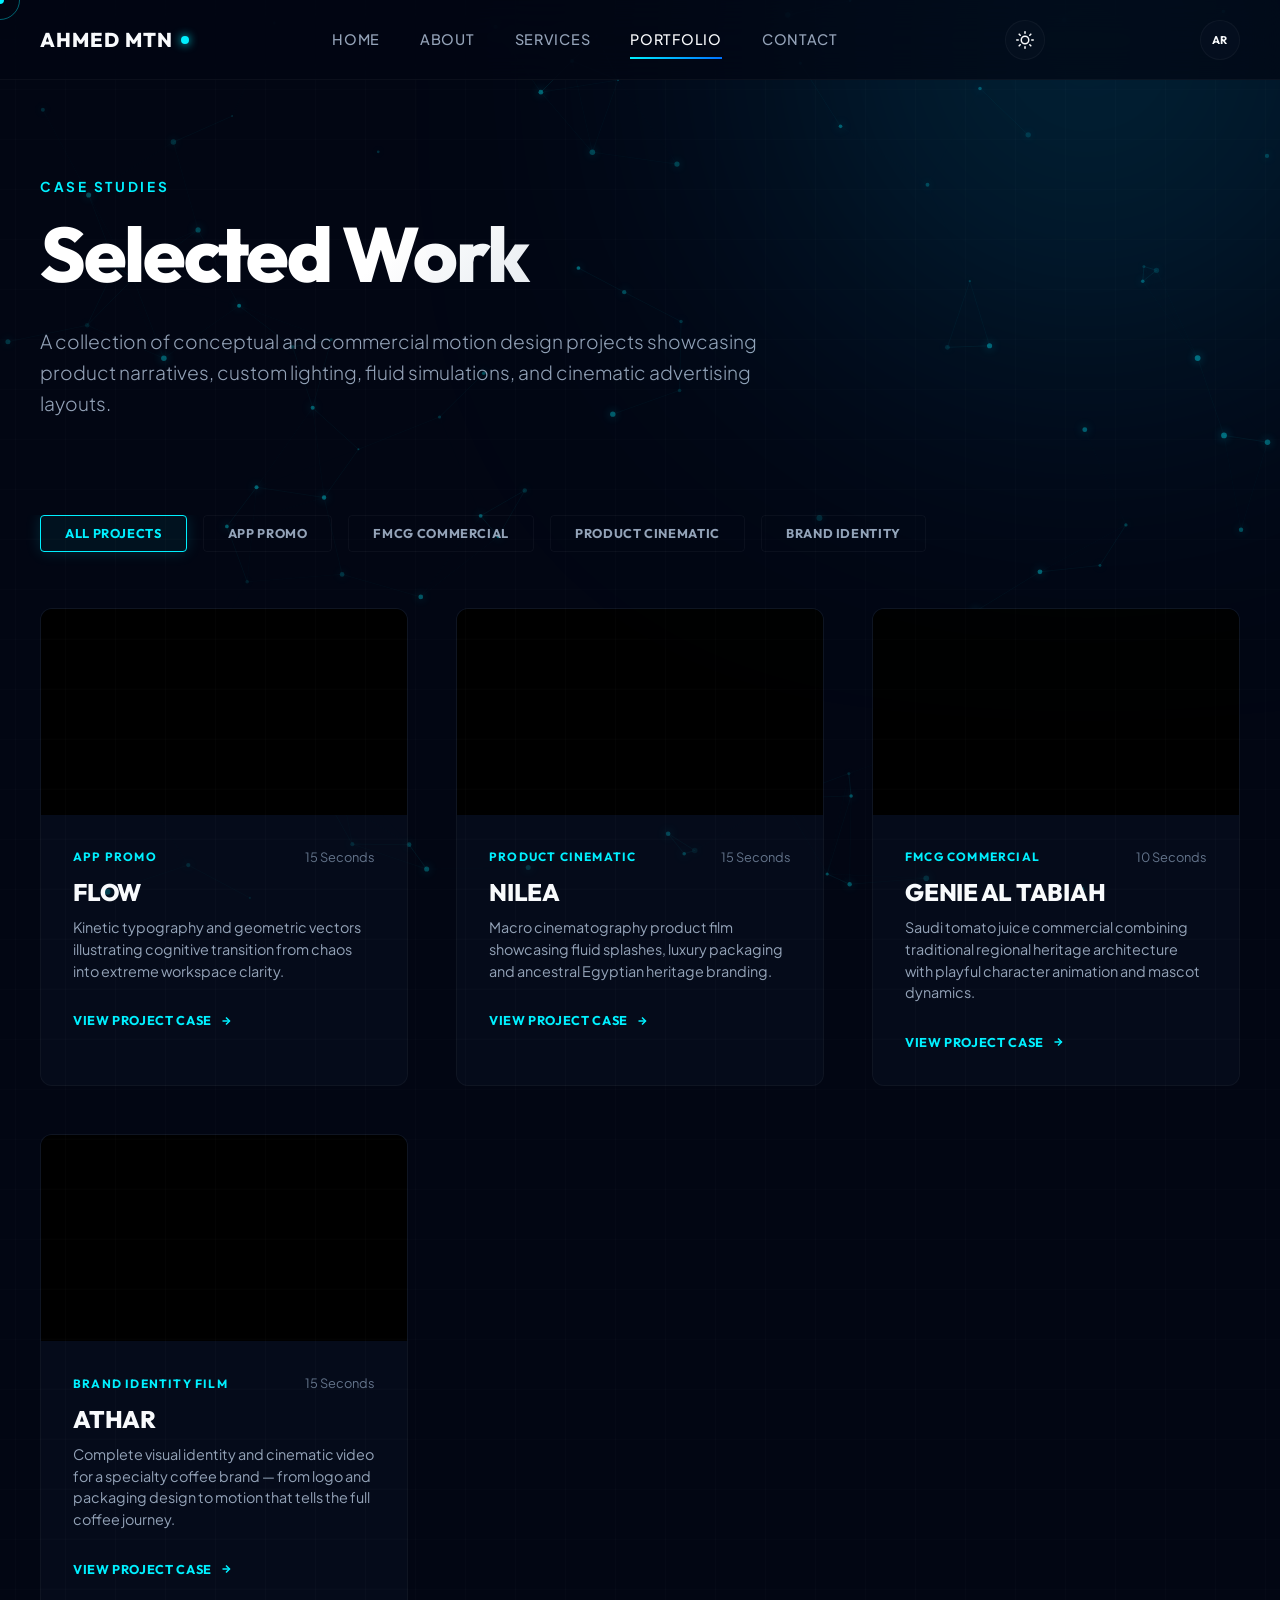
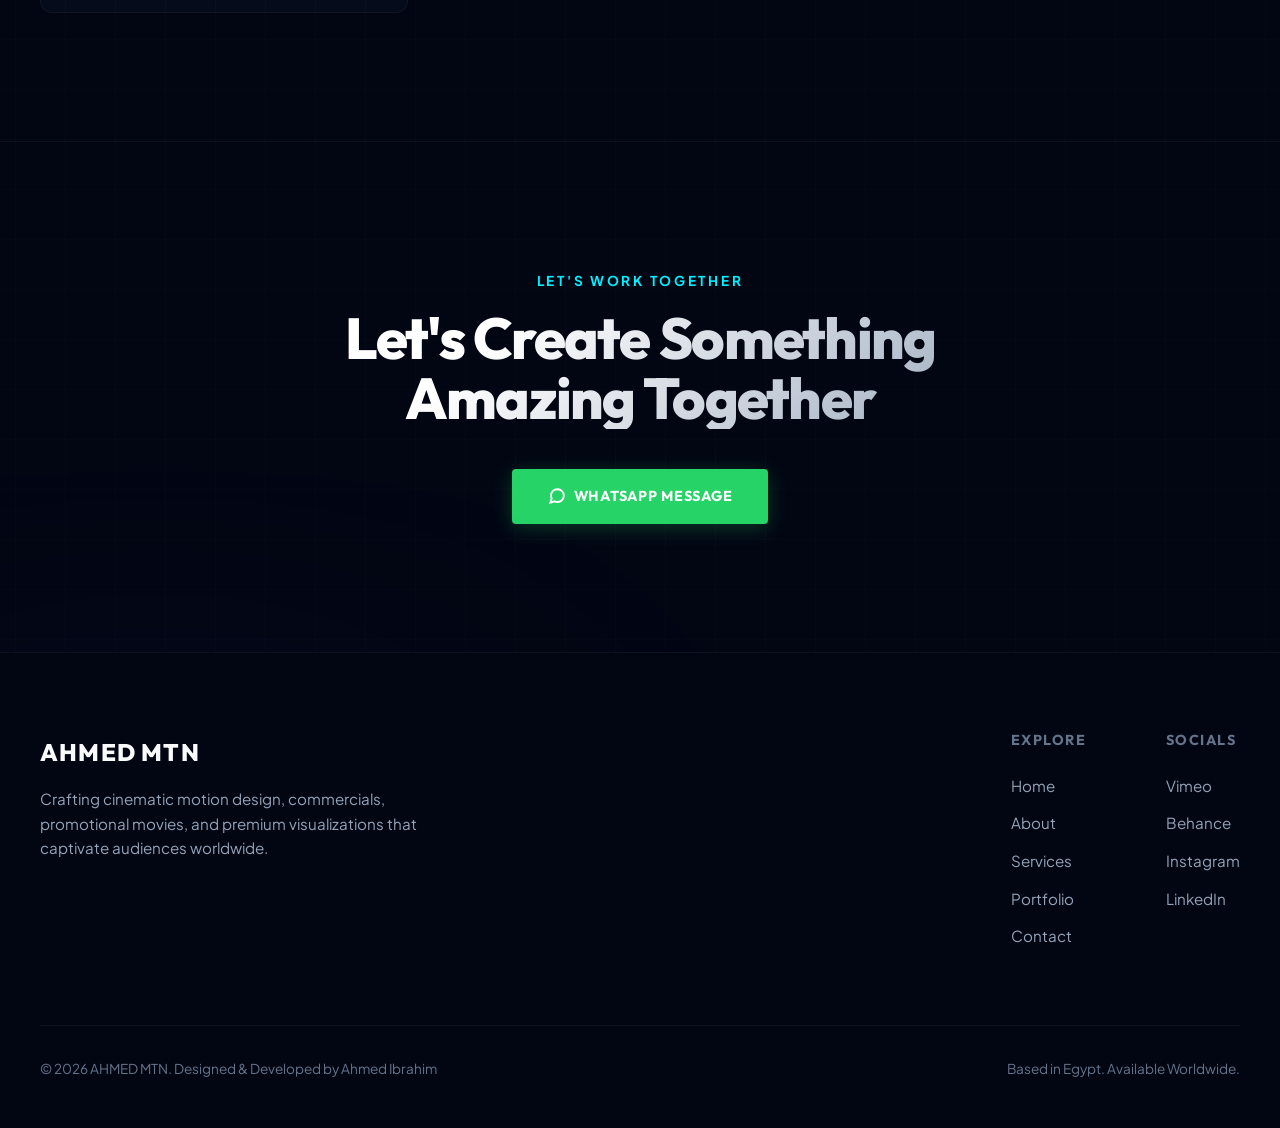
<file: portfolio.html>
<!DOCTYPE html>
<html lang="en">
<head>
  <meta charset="UTF-8">
  <script>(function(){try{var t=localStorage.getItem('theme');if(t==='light'){document.documentElement.setAttribute('data-theme','light');}var l=localStorage.getItem('lang');if(l==='ar'){document.documentElement.setAttribute('lang','ar');document.documentElement.setAttribute('dir','rtl');}}catch(e){}})();</script>
  <!-- Google Analytics: replace G-XXXXXXXXXX with your real GA4 Measurement ID to activate -->
  <script async src="https://www.googletagmanager.com/gtag/js?id=G-XXXXXXXXXX"></script>
  <script>
    window.dataLayer = window.dataLayer || [];
    function gtag(){dataLayer.push(arguments);}
    gtag('js', new Date());
    gtag('config', 'G-XXXXXXXXXX');
  </script>
  <meta name="viewport" content="width=device-width, initial-scale=1.0">
  <title>Selected Works | AHMED MTN</title>
  <meta name="description" content="Explore selected motion design projects, application promotions, FMCG commercial advertisements and visual case studies by Ahmed MTN.">
  
  <!-- Open Graph -->
  <meta property="og:title" content="Selected Works | AHMED MTN">
  <meta property="og:description" content="Cinematic portfolio featuring FLOW app promo, Genie tomato commercial, and Nilea product film.">
  <meta property="og:type" content="website">
  <meta property="og:url" content="https://calm-kitten-1cd3f3.netlify.app/portfolio">
  <link rel="canonical" href="https://calm-kitten-1cd3f3.netlify.app/portfolio">
  <meta name="robots" content="index, follow">
  
  <!-- Stylesheets -->
  <link rel="stylesheet" href="./assets/css/main.css">
  <link rel="stylesheet" href="./assets/css/layout.css">
  <link rel="stylesheet" href="./assets/css/components.css">
  <link rel="stylesheet" href="./assets/css/pages.css">
  <link rel="icon" type="image/svg+xml" href="data:image/svg+xml,%3Csvg xmlns='http://www.w3.org/2000/svg' viewBox='0 0 64 64'%3E%3Cdefs%3E%3ClinearGradient id='g' x1='0' y1='0' x2='1' y2='1'%3E%3Cstop offset='0%25' stop-color='%2300f0ff'/%3E%3Cstop offset='100%25' stop-color='%230072ff'/%3E%3C/linearGradient%3E%3C/defs%3E%3Crect width='64' height='64' rx='16' fill='%23020613'/%3E%3Ctext x='32' y='46' font-family='Arial, sans-serif' font-size='36' font-weight='800' fill='url(%23g)' text-anchor='middle'%3EA%3C/text%3E%3C/svg%3E">
</head>
<body>

  <!-- Page Preloader -->
  <div id="preloader">
    <div class="loader-content">
      <div class="loader-logo" data-i18n="loader_portfolio">PORTFOLIO</div>
      <div class="loader-line-wrap">
        <div class="loader-line"></div>
      </div>
    </div>
  </div>

  <!-- Ambient Canvas Background -->
  <canvas id="particles-canvas"></canvas>
  <div class="grid-overlay"></div>

  <!-- Background Glow Blobs -->
  <div class="bg-glow-blobs">
    <div class="glow-blob glow-1"></div>
    <div class="glow-blob glow-2"></div>
  </div>

  <!-- Header Nav -->
  <header>
    <div class="container nav-container">
      <a href="./index.html" class="logo magnetic">
        AHMED MTN <span class="logo-dot"></span>
      </a>
      <nav>
        <a href="./index.html" class="nav-link" data-i18n="nav_home">Home</a>
        <a href="./about.html" class="nav-link" data-i18n="nav_about">About</a>
        <a href="./services.html" class="nav-link" data-i18n="nav_services">Services</a>
        <a href="./portfolio.html" class="nav-link active" data-i18n="nav_portfolio">Portfolio</a>
        <a href="./contact.html" class="nav-link" data-i18n="nav_contact">Contact</a>
      </nav>
      <button class="theme-toggle" id="themeToggle" aria-label="Toggle light and dark mode">
        <svg class="icon-sun" viewBox="0 0 24 24" fill="none" stroke="currentColor" stroke-width="2" stroke-linecap="round" stroke-linejoin="round"><circle cx="12" cy="12" r="5"></circle><line x1="12" y1="1" x2="12" y2="3"></line><line x1="12" y1="21" x2="12" y2="23"></line><line x1="4.22" y1="4.22" x2="5.64" y2="5.64"></line><line x1="18.36" y1="18.36" x2="19.78" y2="19.78"></line><line x1="1" y1="12" x2="3" y2="12"></line><line x1="21" y1="12" x2="23" y2="12"></line><line x1="4.22" y1="19.78" x2="5.64" y2="18.36"></line><line x1="18.36" y1="5.64" x2="19.78" y2="4.22"></line></svg>
        <svg class="icon-moon" viewBox="0 0 24 24" fill="none" stroke="currentColor" stroke-width="2" stroke-linecap="round" stroke-linejoin="round"><path d="M21 12.79A9 9 0 1 1 11.21 3 7 7 0 0 0 21 12.79z"></path></svg>
      </button>
      <button class="theme-toggle lang-toggle" id="langToggle" aria-label="Toggle Arabic and English">
        <span class="lang-label">AR</span>
      </button>
      <button class="menu-btn" aria-label="Toggle Menu">
        <span></span>
        <span></span>
        <span></span>
      </button>
    </div>
  </header>

  <!-- Mobile Navigation Overlay -->
  <div class="mobile-nav">
    <a href="./index.html" class="nav-link" data-i18n="nav_home">Home</a>
    <a href="./about.html" class="nav-link" data-i18n="nav_about">About</a>
    <a href="./services.html" class="nav-link" data-i18n="nav_services">Services</a>
    <a href="./portfolio.html" class="nav-link active" data-i18n="nav_portfolio">Portfolio</a>
    <a href="./contact.html" class="nav-link" data-i18n="nav_contact">Contact</a>
  </div>

  <!-- Portfolio Hero -->
  <section class="portfolio-hero" style="margin-top: 80px; padding: 6rem 0 3rem 0;">
    <div class="container reveal">
      <span class="section-subtitle" data-i18n="pf_hero_subtitle">Case Studies</span>
      <h1 class="hero-title gradient-text" style="font-size: clamp(3.5rem, 6vw, 6rem); margin-bottom: 2rem;" data-i18n="pf_hero_title">Selected Work</h1>
      <p class="hero-desc" style="max-width: 750px;" data-i18n="pf_hero_desc">A collection of conceptual and commercial motion design projects showcasing product narratives, custom lighting, fluid simulations, and cinematic advertising layouts.</p>
    </div>
  </section>

  <!-- Portfolio Grid and Filters -->
  <section class="portfolio-showcase-page" style="padding-top: 0;">
    <div class="container">
      
      <!-- Category Filters -->
      <div class="portfolio-filters reveal">
        <button class="filter-btn active" data-filter="all" data-i18n="pf_filter_all">All Projects</button>
        <button class="filter-btn" data-filter="app-promo" data-i18n="pf_filter_app">App Promo</button>
        <button class="filter-btn" data-filter="fmcg" data-i18n="pf_filter_fmcg">FMCG Commercial</button>
        <button class="filter-btn" data-filter="product-cinematic" data-i18n="pf_filter_product">Product Cinematic</button>
        <button class="filter-btn" data-filter="brand-identity" data-i18n="pf_filter_brand">Brand Identity</button>
      </div>

      <!-- Grid -->
      <div class="portfolio-grid reveal">
        
        <!-- Case Study 1: FLOW -->
        <a href="./project-flow.html" class="project-card" data-category="app-promo">
          <div class="project-video-wrapper">
            <video class="project-video" loop muted playsinline preload="auto">
              <source src="https://d8j0ntlcm91z4.cloudfront.net/user_3F4cOvjAKKe8yfZ2ZMrFuukZhbi/hf_20260705_215941_a1e6935e-68be-49f2-b749-d6c16e843b7d.mp4" type="video/mp4">
            </video>
          </div>
          <div class="project-card-content">
            <div class="project-meta">
              <span class="project-tag" data-i18n="pf_p1_tag">App Promo</span>
              <span class="project-duration" data-i18n="pf_p1_dur">15 Seconds</span>
            </div>
            <h3 class="project-name">FLOW</h3>
            <p class="project-short-desc" data-i18n="pf_p1_desc">Kinetic typography and geometric vectors illustrating cognitive transition from chaos into extreme workspace clarity.</p>
            <div class="project-link">
              <span data-i18n="btn_view_project_case">View Project Case</span>
              <svg width="12" height="12" viewBox="0 0 24 24" fill="none" stroke="currentColor" stroke-width="3"><line x1="5" y1="12" x2="19" y2="12"></line><polyline points="12 5 19 12 12 19"></polyline></svg>
            </div>
          </div>
        </a>

        <!-- Case Study 2: NILEA -->
        <a href="./project-nilea.html" class="project-card" data-category="product-cinematic">
          <div class="project-video-wrapper">
            <video class="project-video" loop muted playsinline preload="auto">
              <source src="https://d8j0ntlcm91z4.cloudfront.net/user_3F4cOvjAKKe8yfZ2ZMrFuukZhbi/hf_20260705_171101_e5b94245-4303-44ae-beda-ccf69012be54.mp4" type="video/mp4">
            </video>
          </div>
          <div class="project-card-content">
            <div class="project-meta">
              <span class="project-tag" data-i18n="pf_p2_tag">Product Cinematic</span>
              <span class="project-duration" data-i18n="pf_p2_dur">15 Seconds</span>
            </div>
            <h3 class="project-name">NILEA</h3>
            <p class="project-short-desc" data-i18n="pf_p2_desc">Macro cinematography product film showcasing fluid splashes, luxury packaging and ancestral Egyptian heritage branding.</p>
            <div class="project-link">
              <span data-i18n="btn_view_project_case">View Project Case</span>
              <svg width="12" height="12" viewBox="0 0 24 24" fill="none" stroke="currentColor" stroke-width="3"><line x1="5" y1="12" x2="19" y2="12"></line><polyline points="12 5 19 12 12 19"></polyline></svg>
            </div>
          </div>
        </a>

        <!-- Case Study 3: GENIE AL TABIAH -->
        <a href="./project-genie.html" class="project-card" data-category="fmcg">
          <div class="project-video-wrapper">
            <video class="project-video" loop muted playsinline preload="auto">
              <source src="https://d8j0ntlcm91z4.cloudfront.net/user_3F4cOvjAKKe8yfZ2ZMrFuukZhbi/hf_20260705_184808_0731fbf3-1a6e-4951-a28a-f71f9e9d9db9.mp4" type="video/mp4">
            </video>
          </div>
          <div class="project-card-content">
            <div class="project-meta">
              <span class="project-tag" data-i18n="pf_p3_tag">FMCG Commercial</span>
              <span class="project-duration" data-i18n="pf_p3_dur">10 Seconds</span>
            </div>
            <h3 class="project-name">GENIE AL TABIAH</h3>
            <p class="project-short-desc" data-i18n="pf_p3_desc">Saudi tomato juice commercial combining traditional regional heritage architecture with playful character animation and mascot dynamics.</p>
            <div class="project-link">
              <span data-i18n="btn_view_project_case">View Project Case</span>
              <svg width="12" height="12" viewBox="0 0 24 24" fill="none" stroke="currentColor" stroke-width="3"><line x1="5" y1="12" x2="19" y2="12"></line><polyline points="12 5 19 12 12 19"></polyline></svg>
            </div>
          </div>
        </a>

        <!-- Case Study 4: ATHAR -->
        <a href="./project-athar.html" class="project-card" data-category="brand-identity">
          <div class="project-video-wrapper">
            <video class="project-video" loop muted playsinline preload="auto">
              <source src="https://d8j0ntlcm91z4.cloudfront.net/user_3F4cOvjAKKe8yfZ2ZMrFuukZhbi/hf_20260711_074521_a3e3ec1d-de95-4988-8d36-3168fe2299bf.mp4" type="video/mp4">
            </video>
          </div>
          <div class="project-card-content">
            <div class="project-meta">
              <span class="project-tag" data-i18n="pf_p4_tag">Brand Identity Film</span>
              <span class="project-duration" data-i18n="pf_p4_dur">15 Seconds</span>
            </div>
            <h3 class="project-name">ATHAR</h3>
            <p class="project-short-desc" data-i18n="pf_p4_desc">Complete visual identity and cinematic video for a specialty coffee brand — from logo and packaging design to motion that tells the full coffee journey.</p>
            <div class="project-link">
              <span data-i18n="btn_view_project_case">View Project Case</span>
              <svg width="12" height="12" viewBox="0 0 24 24" fill="none" stroke="currentColor" stroke-width="3"><line x1="5" y1="12" x2="19" y2="12"></line><polyline points="12 5 19 12 12 19"></polyline></svg>
            </div>
          </div>
        </a>

      </div>
    </div>
  </section>

  <!-- Contact CTA -->
  <section class="contact-cta" style="border-top: 1px solid var(--border-glass);">
    <div class="container reveal">
      <div style="max-width: 800px; margin: 0 auto; text-align: center;">
        <span class="section-subtitle" data-i18n="idx_cta_subtitle">Let's Work Together</span>
        <h2 class="hero-title gradient-text" style="font-size: clamp(2rem, 4.5vw, 4rem); margin-bottom: 2.5rem;" data-i18n="idx_cta_title">Let's Create Something Amazing Together</h2>
        <div class="magnetic-wrap">
          <a href="https://wa.me/201090971246" target="_blank" class="btn btn-whatsapp magnetic">
            <svg width="18" height="18" viewBox="0 0 24 24" fill="none" stroke="currentColor" stroke-width="2.5" style="margin-right: 0.5rem; vertical-align: middle;"><path d="M21 11.5a8.38 8.38 0 0 1-.9 3.8 8.5 8.5 0 0 1-7.6 4.7 8.38 8.38 0 0 1-3.8-.9L3 21l1.9-5.7a8.38 8.38 0 0 1-.9-3.8 8.5 8.5 0 0 1 4.7-7.6 8.38 8.38 0 0 1 3.8-.9h.5a8.48 8.48 0 0 1 8 8v.5z"></path></svg>
            <span data-i18n="btn_whatsapp_msg">WhatsApp Message</span>
          </a>
        </div>
      </div>
    </div>
  </section>

  <!-- Footer -->
  <footer>
    <div class="container">
      <div class="footer-content">
        <div class="footer-brand">
          <div class="footer-logo">AHMED MTN<span class="logo-dot"></span></div>
          <p class="footer-desc" data-i18n="footer_desc">Crafting cinematic motion design, commercials, promotional movies, and premium visualizations that captivate audiences worldwide.</p>
        </div>
        <div class="footer-links">
          <div class="footer-group">
            <h4 data-i18n="footer_explore">Explore</h4>
            <ul>
              <li><a href="./index.html" data-i18n="nav_home">Home</a></li>
              <li><a href="./about.html" data-i18n="nav_about">About</a></li>
              <li><a href="./services.html" data-i18n="nav_services">Services</a></li>
              <li><a href="./portfolio.html" data-i18n="nav_portfolio">Portfolio</a></li>
              <li><a href="./contact.html" data-i18n="nav_contact">Contact</a></li>
            </ul>
          </div>
          <div class="footer-group">
            <h4 data-i18n="footer_socials">Socials</h4>
            <ul>
              <li><a href="#" target="_blank" class="magnetic">Vimeo</a></li>
              <li><a href="#" target="_blank" class="magnetic">Behance</a></li>
              <li><a href="https://www.instagram.com/ahmed_mtn_675" target="_blank" class="magnetic">Instagram</a></li>
              <li><a href="#" target="_blank" class="magnetic">LinkedIn</a></li>
            </ul>
          </div>
        </div>
      </div>
      <div class="footer-bottom">
        <div class="footer-copy" data-i18n="footer_copy">
          &copy; 2026 AHMED MTN. Designed & Developed by Ahmed Ibrahim
        </div>
        <div data-i18n="footer_location">
          Based in Egypt. Available Worldwide.
        </div>
      </div>
    </div>
  </footer>

  <!-- Scroll Progress Indicator -->
  <div class="scroll-progress-wrap">
    <svg class="progress-circle" width="100%" height="100%" viewBox="-1 -1 102 102">
      <path d="M50,1 a49,49 0 0,1 0,98 a49,49 0 0,1 0,-98"/>
    </svg>
    <svg class="arrow" viewBox="0 0 24 24"><path d="M4 12l1.41 1.41L11 7.83V20h2V7.83l5.58 5.59L20 12l-8-8-8 8z"/></svg>
  </div>

  <!-- Scripts -->
  <script src="./assets/js/main.js"></script>
  <script src="./assets/js/particles.js"></script>
</body>
</html>
</file>
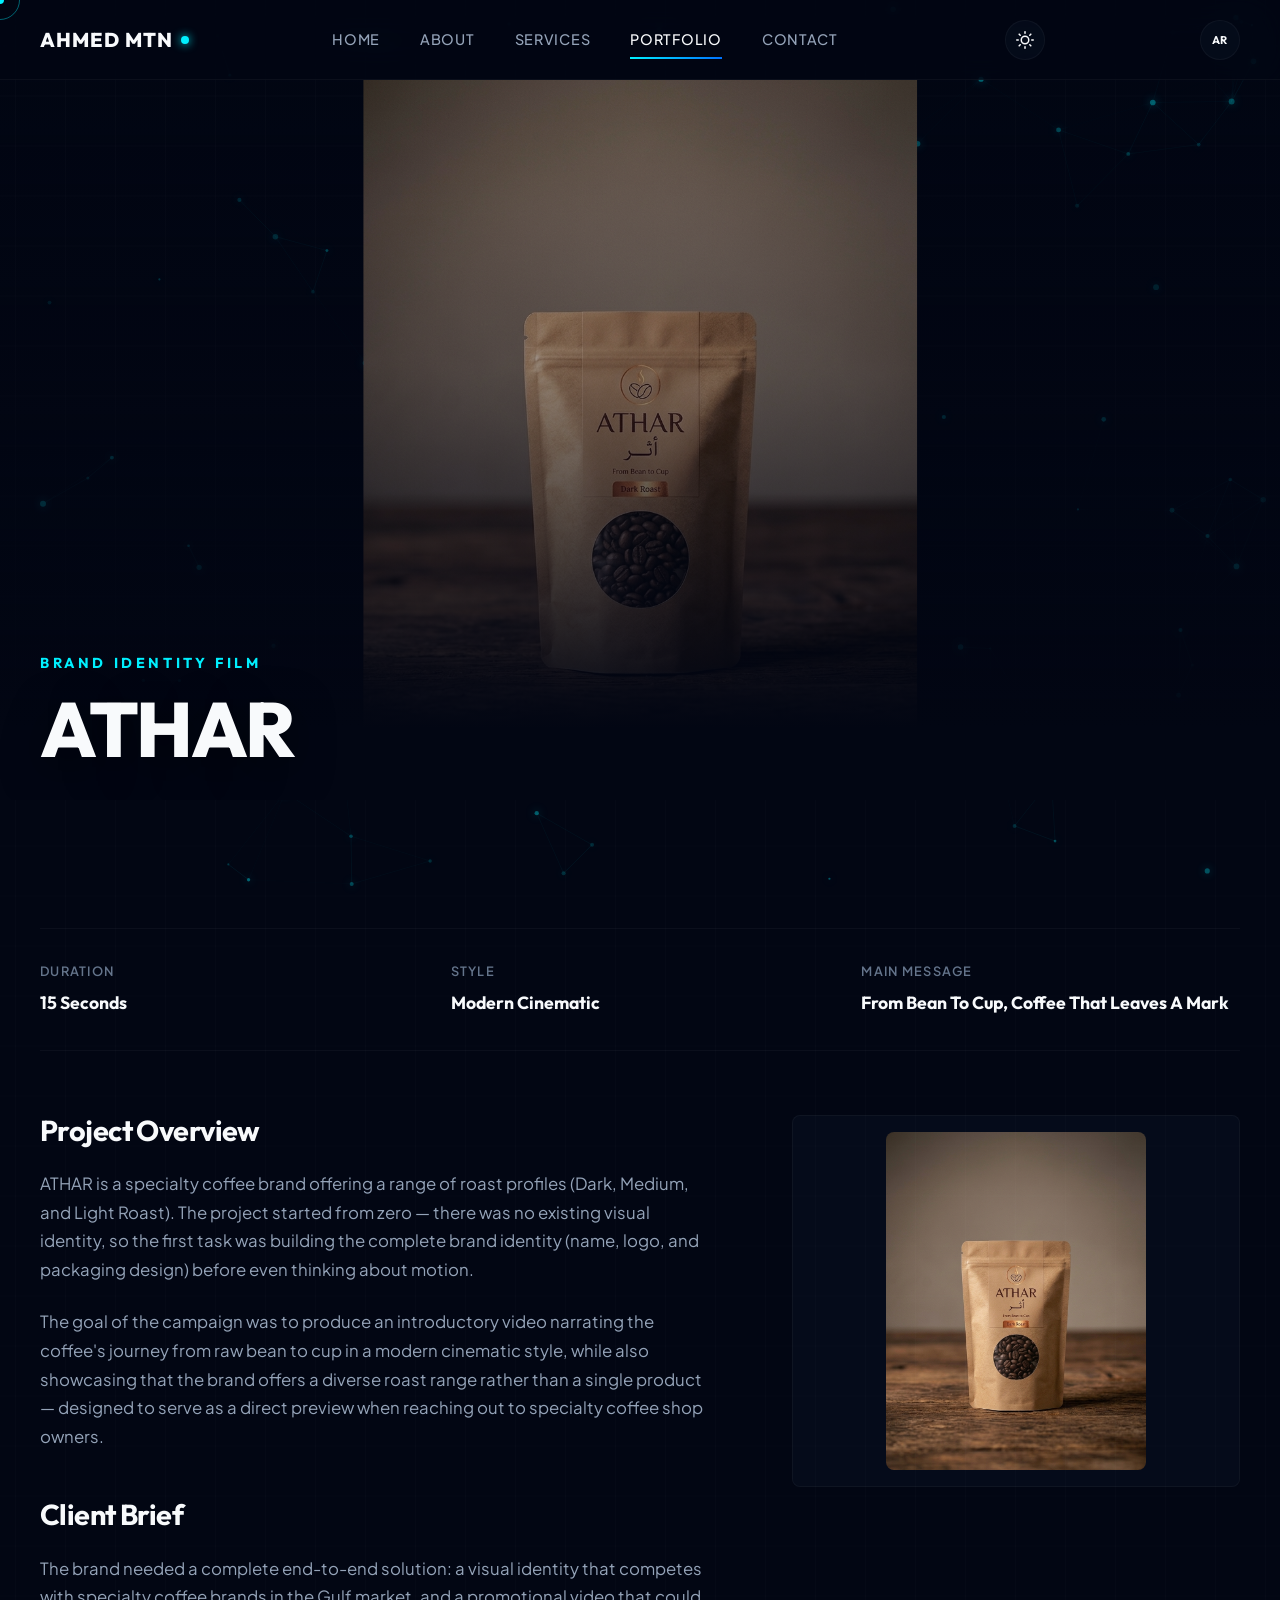
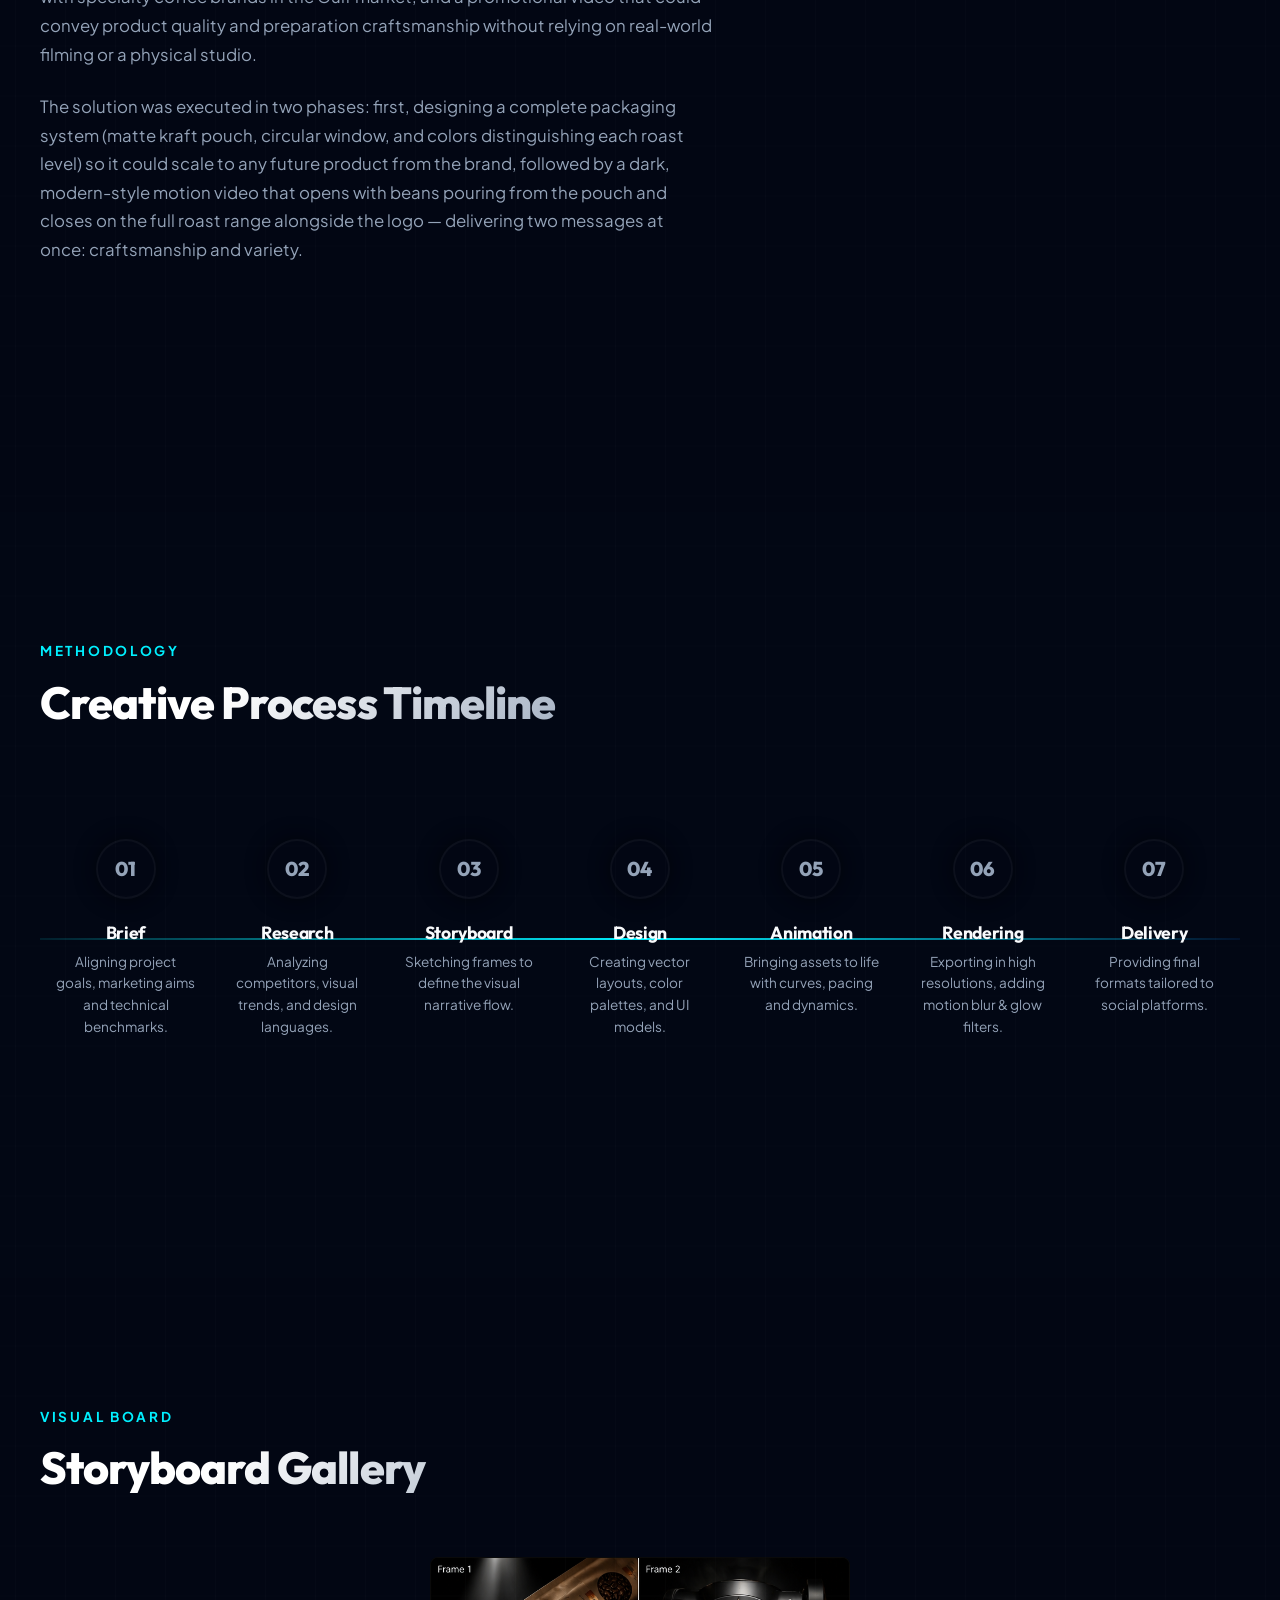
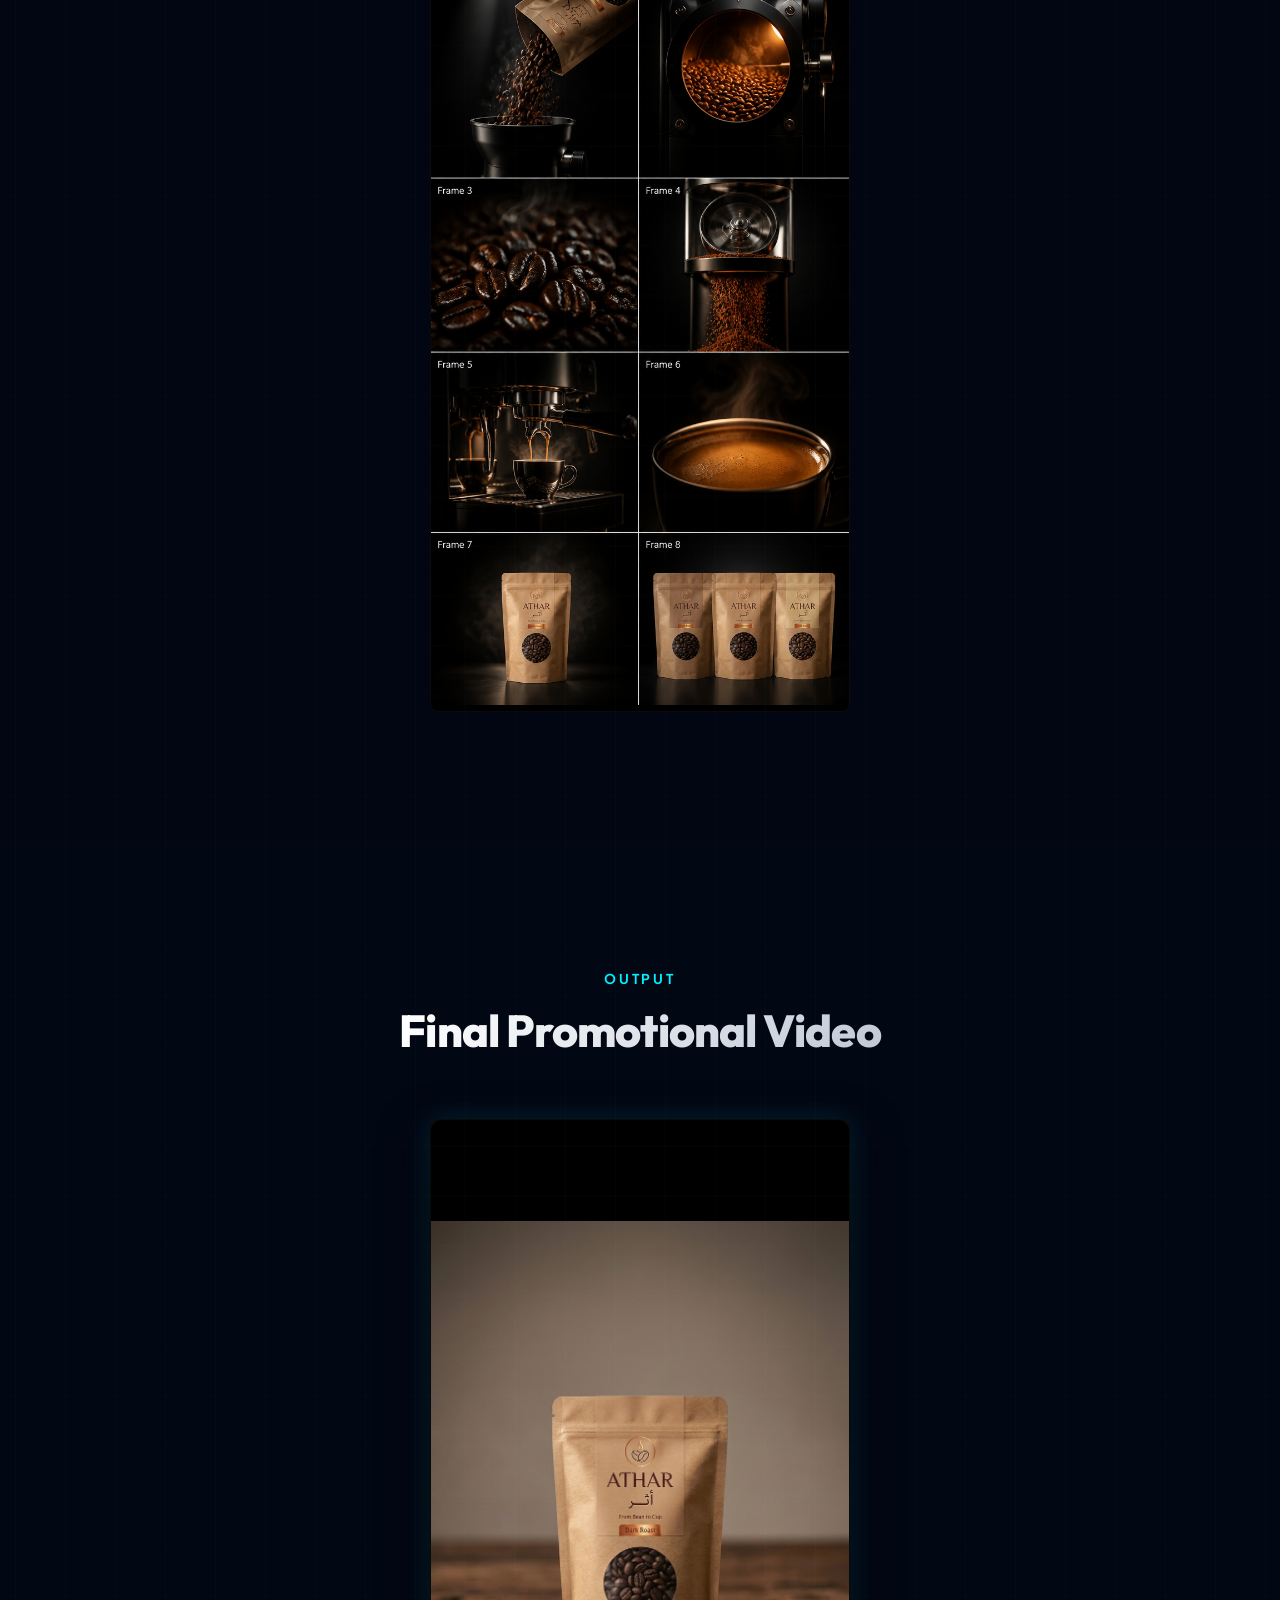
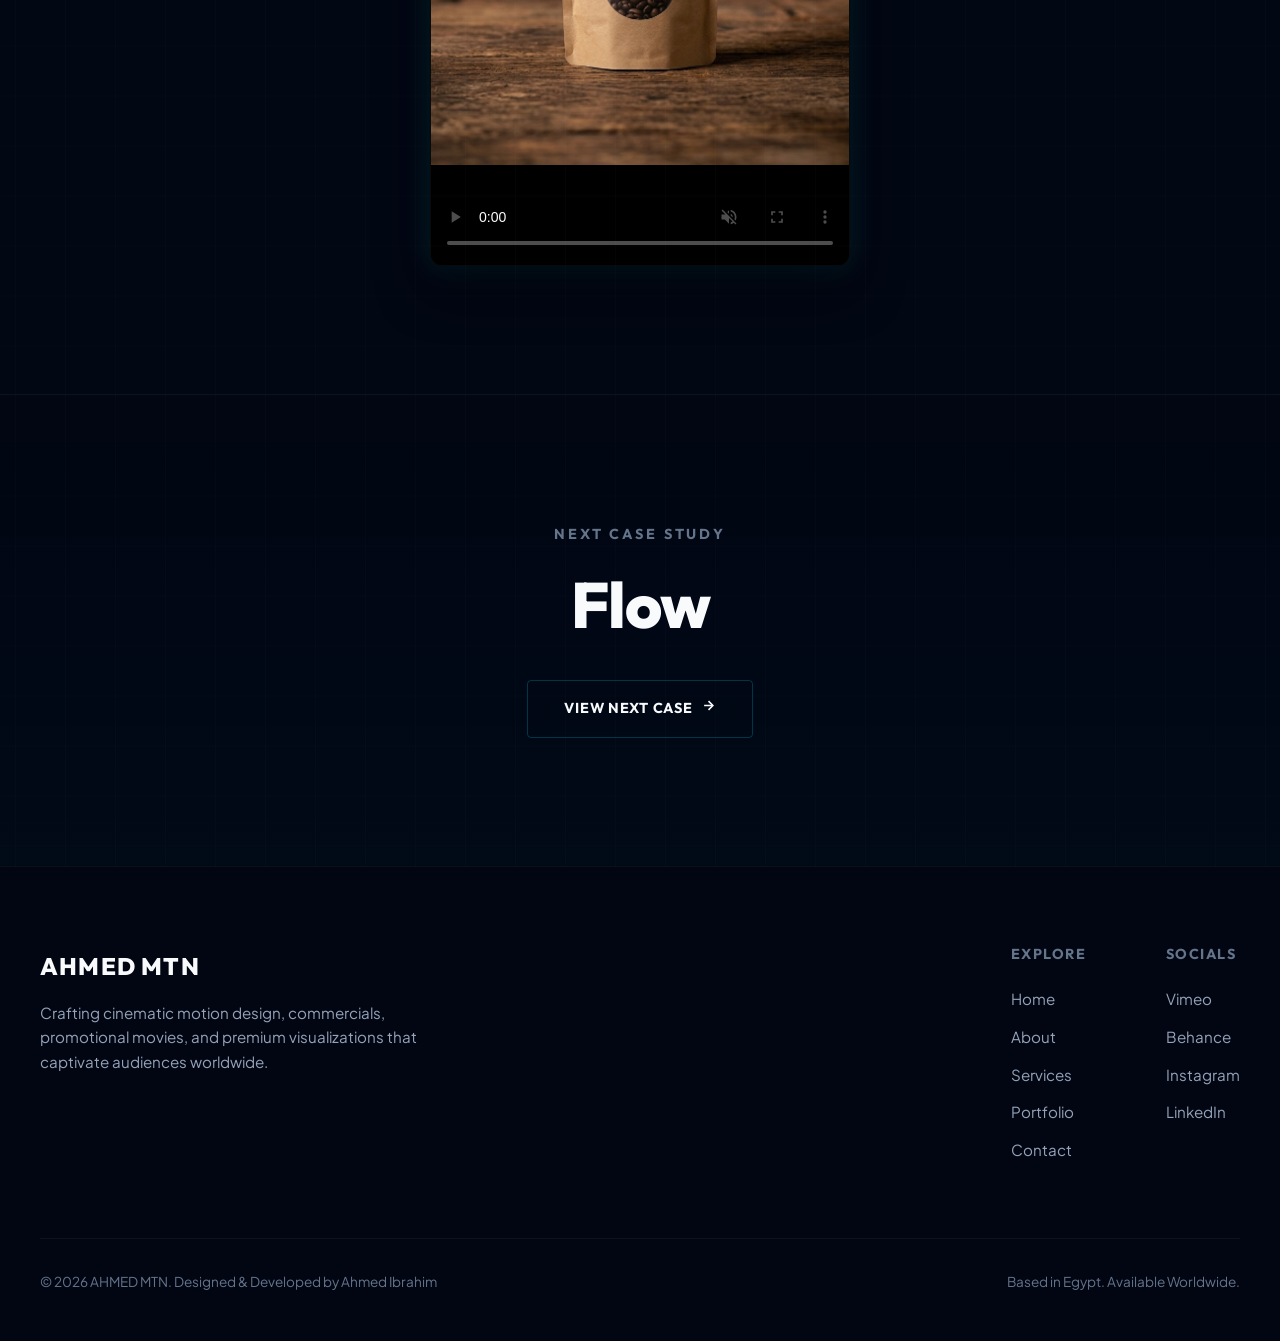
<file: project-athar.html>
<!DOCTYPE html>
<html lang="en">
<head>
  <meta charset="UTF-8">
  <script>(function(){try{var t=localStorage.getItem('theme');if(t==='light'){document.documentElement.setAttribute('data-theme','light');}var l=localStorage.getItem('lang');if(l==='ar'){document.documentElement.setAttribute('lang','ar');document.documentElement.setAttribute('dir','rtl');}}catch(e){}})();</script>
  <!-- Google Analytics: replace G-XXXXXXXXXX with your real GA4 Measurement ID to activate -->
  <script async src="https://www.googletagmanager.com/gtag/js?id=G-XXXXXXXXXX"></script>
  <script>
    window.dataLayer = window.dataLayer || [];
    function gtag(){dataLayer.push(arguments);}
    gtag('js', new Date());
    gtag('config', 'G-XXXXXXXXXX');
  </script>
  <meta name="viewport" content="width=device-width, initial-scale=1.0">
  <title>ATHAR Case Study | AHMED MTN</title>
  <meta name="description" content="Case study of ATHAR, a complete brand identity and cinematic motion video for a specialty coffee brand — logo, packaging design and promotional film.">

  <!-- Open Graph -->
  <meta property="og:title" content="ATHAR Case Study | AHMED MTN">
  <meta property="og:description" content="A brand identity film blending packaging design and dark, modern cinematic motion for a specialty coffee brand.">
  <meta property="og:type" content="article">
  <meta property="og:url" content="https://calm-kitten-1cd3f3.netlify.app/project-athar">
  <link rel="canonical" href="https://calm-kitten-1cd3f3.netlify.app/project-athar">
  <meta name="robots" content="index, follow">
  <meta property="og:image" content="./assets/images/athar_logo_key.png">

  <!-- Stylesheets -->
  <link rel="stylesheet" href="./assets/css/main.css">
  <link rel="stylesheet" href="./assets/css/layout.css">
  <link rel="stylesheet" href="./assets/css/components.css">
  <link rel="stylesheet" href="./assets/css/pages.css">
  <link rel="icon" type="image/svg+xml" href="data:image/svg+xml,%3Csvg xmlns='http://www.w3.org/2000/svg' viewBox='0 0 64 64'%3E%3Cdefs%3E%3ClinearGradient id='g' x1='0' y1='0' x2='1' y2='1'%3E%3Cstop offset='0%25' stop-color='%2300f0ff'/%3E%3Cstop offset='100%25' stop-color='%230072ff'/%3E%3C/linearGradient%3E%3C/defs%3E%3Crect width='64' height='64' rx='16' fill='%23020613'/%3E%3Ctext x='32' y='46' font-family='Arial, sans-serif' font-size='36' font-weight='800' fill='url(%23g)' text-anchor='middle'%3EA%3C/text%3E%3C/svg%3E">
  <style>
    /* ATHAR is shot vertically (9:16) — override the shared full-bleed hero video treatment */
    .project-hero-video.video-vertical {
      min-width: 0;
      width: auto;
      height: 100%;
    }
  </style>
</head>
<body>

  <!-- Page Preloader -->
  <div id="preloader">
    <div class="loader-content">
      <div class="loader-logo" data-i18n="loader_athar">CASE STUDY: ATHAR</div>
      <div class="loader-line-wrap">
        <div class="loader-line"></div>
      </div>
    </div>
  </div>

  <!-- Ambient Canvas Background -->
  <canvas id="particles-canvas"></canvas>
  <div class="grid-overlay"></div>

  <!-- Header Nav -->
  <header>
    <div class="container nav-container">
      <a href="./index.html" class="logo magnetic">
        AHMED MTN <span class="logo-dot"></span>
      </a>
      <nav>
        <a href="./index.html" class="nav-link" data-i18n="nav_home">Home</a>
        <a href="./about.html" class="nav-link" data-i18n="nav_about">About</a>
        <a href="./services.html" class="nav-link" data-i18n="nav_services">Services</a>
        <a href="./portfolio.html" class="nav-link active" data-i18n="nav_portfolio">Portfolio</a>
        <a href="./contact.html" class="nav-link" data-i18n="nav_contact">Contact</a>
      </nav>
      <button class="theme-toggle" id="themeToggle" aria-label="Toggle light and dark mode">
        <svg class="icon-sun" viewBox="0 0 24 24" fill="none" stroke="currentColor" stroke-width="2" stroke-linecap="round" stroke-linejoin="round"><circle cx="12" cy="12" r="5"></circle><line x1="12" y1="1" x2="12" y2="3"></line><line x1="12" y1="21" x2="12" y2="23"></line><line x1="4.22" y1="4.22" x2="5.64" y2="5.64"></line><line x1="18.36" y1="18.36" x2="19.78" y2="19.78"></line><line x1="1" y1="12" x2="3" y2="12"></line><line x1="21" y1="12" x2="23" y2="12"></line><line x1="4.22" y1="19.78" x2="5.64" y2="18.36"></line><line x1="18.36" y1="5.64" x2="19.78" y2="4.22"></line></svg>
        <svg class="icon-moon" viewBox="0 0 24 24" fill="none" stroke="currentColor" stroke-width="2" stroke-linecap="round" stroke-linejoin="round"><path d="M21 12.79A9 9 0 1 1 11.21 3 7 7 0 0 0 21 12.79z"></path></svg>
      </button>
      <button class="theme-toggle lang-toggle" id="langToggle" aria-label="Toggle Arabic and English">
        <span class="lang-label">AR</span>
      </button>
      <button class="menu-btn" aria-label="Toggle Menu">
        <span></span>
        <span></span>
        <span></span>
      </button>
    </div>
  </header>

  <!-- Mobile Navigation Overlay -->
  <div class="mobile-nav">
    <a href="./index.html" class="nav-link" data-i18n="nav_home">Home</a>
    <a href="./about.html" class="nav-link" data-i18n="nav_about">About</a>
    <a href="./services.html" class="nav-link" data-i18n="nav_services">Services</a>
    <a href="./portfolio.html" class="nav-link active" data-i18n="nav_portfolio">Portfolio</a>
    <a href="./contact.html" class="nav-link" data-i18n="nav_contact">Contact</a>
  </div>

  <!-- Full Width Autoplay Muted Video Hero -->
  <section class="project-hero" style="padding: 0;">
    <video class="project-hero-video video-vertical" autoplay loop muted playsinline preload="auto" poster="./assets/images/athar_logo_key.png">
      <source src="https://d8j0ntlcm91z4.cloudfront.net/user_3F4cOvjAKKe8yfZ2ZMrFuukZhbi/hf_20260711_074521_a3e3ec1d-de95-4988-8d36-3168fe2299bf.mp4" type="video/mp4">
    </video>
    <div class="container">
      <span class="project-hero-category" data-i18n="athar_hero_category">Brand Identity Film</span>
      <h1 class="project-hero-title" data-i18n="athar_hero_title">ATHAR</h1>
    </div>
  </section>

  <!-- Case study Overview & Side Specs -->
  <section class="project-details-section">
    <div class="container">

      <div class="project-meta-grid reveal" style="grid-template-columns: repeat(3, 1fr);">
        <div>
          <div class="meta-item-label" data-i18n="meta_duration">Duration</div>
          <div class="meta-item-value" data-i18n="athar_duration">15 Seconds</div>
        </div>
        <div>
          <div class="meta-item-label" data-i18n="meta_style">Style</div>
          <div class="meta-item-value" data-i18n="athar_style">Modern Cinematic</div>
        </div>
        <div>
          <div class="meta-item-label" data-i18n="meta_message">Main Message</div>
          <div class="meta-item-value" data-i18n="athar_message">From Bean To Cup, Coffee That Leaves A Mark</div>
        </div>
      </div>

      <div class="project-overview-layout reveal">
        <div class="project-overview-content">
          <h3 data-i18n="project_overview_title">Project Overview</h3>
          <p data-i18n="athar_overview_p1">ATHAR is a specialty coffee brand offering a range of roast profiles (Dark, Medium, and Light Roast). The project started from zero — there was no existing visual identity, so the first task was building the complete brand identity (name, logo, and packaging design) before even thinking about motion.</p>
          <p data-i18n="athar_overview_p2">The goal of the campaign was to produce an introductory video narrating the coffee's journey from raw bean to cup in a modern cinematic style, while also showcasing that the brand offers a diverse roast range rather than a single product — designed to serve as a direct preview when reaching out to specialty coffee shop owners.</p>

          <h3 style="margin-top: 3rem;" data-i18n="client_brief_title">Client Brief</h3>
          <p data-i18n="athar_brief_p1">The brand needed a complete end-to-end solution: a visual identity that competes with specialty coffee brands in the Gulf market, and a promotional video that could convey product quality and preparation craftsmanship without relying on real-world filming or a physical studio.</p>
          <p data-i18n="athar_brief_p2">The solution was executed in two phases: first, designing a complete packaging system (matte kraft pouch, circular window, and colors distinguishing each roast level) so it could scale to any future product from the brand, followed by a dark, modern-style motion video that opens with beans pouring from the pouch and closes on the full roast range alongside the logo — delivering two messages at once: craftsmanship and variety.</p>
        </div>

        <div class="project-overview-sidebar" style="padding: 1rem; text-align: center;">
          <img src="./assets/images/athar_logo_key.png" alt="ATHAR Coffee Brand Identity & Packaging" style="width: 100%; max-width: 260px; height: auto; border-radius: 8px; display: block; margin: 0 auto;">
        </div>
      </div>

    </div>
  </section>

  <!-- Creative Process Horizontal Timeline -->
  <section class="process-section" style="background: rgba(5, 10, 24, 0.3);">
    <div class="container">
      <div class="section-header reveal">
        <span class="section-subtitle" data-i18n="tl_subtitle">Methodology</span>
        <h2 class="section-title gradient-text" data-i18n="tl_title">Creative Process Timeline</h2>
      </div>

      <div class="timeline-horizontal reveal">
        <div class="timeline-step">
          <div class="step-number">01</div>
          <h4 class="step-title" data-i18n="tl_step1_title">Brief</h4>
          <p class="step-desc" data-i18n="tl_step1_desc">Aligning project goals, marketing aims and technical benchmarks.</p>
        </div>
        <div class="timeline-step">
          <div class="step-number">02</div>
          <h4 class="step-title" data-i18n="tl_step2_title">Research</h4>
          <p class="step-desc" data-i18n="tl_step2_desc">Analyzing competitors, visual trends, and design languages.</p>
        </div>
        <div class="timeline-step">
          <div class="step-number">03</div>
          <h4 class="step-title" data-i18n="tl_step3_title">Storyboard</h4>
          <p class="step-desc" data-i18n="tl_step3_desc">Sketching frames to define the visual narrative flow.</p>
        </div>
        <div class="timeline-step">
          <div class="step-number">04</div>
          <h4 class="step-title" data-i18n="tl_step4_title">Design</h4>
          <p class="step-desc" data-i18n="tl_step4_desc">Creating vector layouts, color palettes, and UI models.</p>
        </div>
        <div class="timeline-step">
          <div class="step-number">05</div>
          <h4 class="step-title" data-i18n="tl_step5_title">Animation</h4>
          <p class="step-desc" data-i18n="tl_step5_desc">Bringing assets to life with curves, pacing and dynamics.</p>
        </div>
        <div class="timeline-step">
          <div class="step-number">06</div>
          <h4 class="step-title" data-i18n="tl_step6_title">Rendering</h4>
          <p class="step-desc" data-i18n="tl_step6_desc">Exporting in high resolutions, adding motion blur & glow filters.</p>
        </div>
        <div class="timeline-step">
          <div class="step-number">07</div>
          <h4 class="step-title" data-i18n="tl_step7_title">Delivery</h4>
          <p class="step-desc" data-i18n="tl_step7_desc">Providing final formats tailored to social platforms.</p>
        </div>
      </div>
    </div>
  </section>

  <!-- Storyboard & Key Visual Gallery -->
  <section class="gallery-section">
    <div class="container">
      <div class="section-header reveal">
        <span class="section-subtitle" data-i18n="gallery_subtitle">Visual Board</span>
        <h2 class="section-title gradient-text" data-i18n="gallery_title">Storyboard Gallery</h2>
      </div>

      <div class="storyboard-grid reveal" style="grid-template-columns: 1fr; max-width: 420px; margin-left: auto; margin-right: auto;">
        <div class="gallery-item" data-lightbox style="aspect-ratio: auto; height: auto;">
          <img src="./assets/images/athar_storyboard_grid.png" alt="ATHAR Storyboard Grid" style="width: 100%; height: auto;">
        </div>
      </div>
    </div>
  </section>

  <!-- Final Video Showcase Section -->
  <section class="final-video-section" style="background: rgba(5, 10, 24, 0.3);">
    <div class="container">
      <div class="section-header reveal" style="text-align: center; max-width: none; margin-bottom: 2rem;">
        <span class="section-subtitle" data-i18n="final_video_subtitle">Output</span>
        <h2 class="section-title gradient-text" data-i18n="final_video_title">Final Promotional Video</h2>
      </div>

      <div class="final-video-container reveal" style="aspect-ratio: 9 / 16; max-width: 420px;">
        <video controls loop muted playsinline preload="auto" poster="./assets/images/athar_logo_key.png">
          <source src="https://d8j0ntlcm91z4.cloudfront.net/user_3F4cOvjAKKe8yfZ2ZMrFuukZhbi/hf_20260711_074521_a3e3ec1d-de95-4988-8d36-3168fe2299bf.mp4" type="video/mp4">
          Your browser does not support the video tag.
        </video>
      </div>
    </div>
  </section>

  <!-- Next Project Banner Navigation -->
  <section class="next-project-banner">
    <div class="container reveal">
      <span class="next-project-label" data-i18n="next_case_label">Next Case Study</span>
      <a href="./project-flow.html" class="magnetic">
        <h2 class="next-project-title" data-i18n="athar_next_name">Flow</h2>
      </a>
      <div class="magnetic-wrap">
        <a href="./project-flow.html" class="btn btn-secondary magnetic">
          <span data-i18n="btn_view_next_case">View Next Case</span>
          <span class="btn-icon">
            <svg width="15" height="15" viewBox="0 0 24 24" fill="none" stroke="currentColor" stroke-width="2.5"><line x1="5" y1="12" x2="19" y2="12"></line><polyline points="12 5 19 12 12 19"></polyline></svg>
          </span>
        </a>
      </div>
    </div>
  </section>

  <!-- Footer -->
  <footer>
    <div class="container">
      <div class="footer-content">
        <div class="footer-brand">
          <div class="footer-logo">AHMED MTN<span class="logo-dot"></span></div>
          <p class="footer-desc" data-i18n="footer_desc">Crafting cinematic motion design, commercials, promotional movies, and premium visualizations that captivate audiences worldwide.</p>
        </div>
        <div class="footer-links">
          <div class="footer-group">
            <h4 data-i18n="footer_explore">Explore</h4>
            <ul>
              <li><a href="./index.html" data-i18n="nav_home">Home</a></li>
              <li><a href="./about.html" data-i18n="nav_about">About</a></li>
              <li><a href="./services.html" data-i18n="nav_services">Services</a></li>
              <li><a href="./portfolio.html" data-i18n="nav_portfolio">Portfolio</a></li>
              <li><a href="./contact.html" data-i18n="nav_contact">Contact</a></li>
            </ul>
          </div>
          <div class="footer-group">
            <h4 data-i18n="footer_socials">Socials</h4>
            <ul>
              <li><a href="#" target="_blank" class="magnetic">Vimeo</a></li>
              <li><a href="#" target="_blank" class="magnetic">Behance</a></li>
              <li><a href="https://www.instagram.com/ahmed_mtn_675" target="_blank" class="magnetic">Instagram</a></li>
              <li><a href="#" target="_blank" class="magnetic">LinkedIn</a></li>
            </ul>
          </div>
        </div>
      </div>
      <div class="footer-bottom">
        <div class="footer-copy" data-i18n="footer_copy">
          &copy; 2026 AHMED MTN. Designed & Developed by Ahmed Ibrahim
        </div>
        <div data-i18n="footer_location">
          Based in Egypt. Available Worldwide.
        </div>
      </div>
    </div>
  </footer>

  <!-- Scroll Progress Indicator -->
  <div class="scroll-progress-wrap">
    <svg class="progress-circle" width="100%" height="100%" viewBox="-1 -1 102 102">
      <path d="M50,1 a49,49 0 0,1 0,98 a49,49 0 0,1 0,-98"/>
    </svg>
    <svg class="arrow" viewBox="0 0 24 24"><path d="M4 12l1.41 1.41L11 7.83V20h2V7.83l5.58 5.59L20 12l-8-8-8 8z"/></svg>
  </div>

  <!-- Lightbox scripts depend on main script loading first -->
  <script src="./assets/js/main.js"></script>
  <script src="./assets/js/particles.js"></script>
  <script src="./assets/js/lightbox.js"></script>
</body>
</html>
</file>
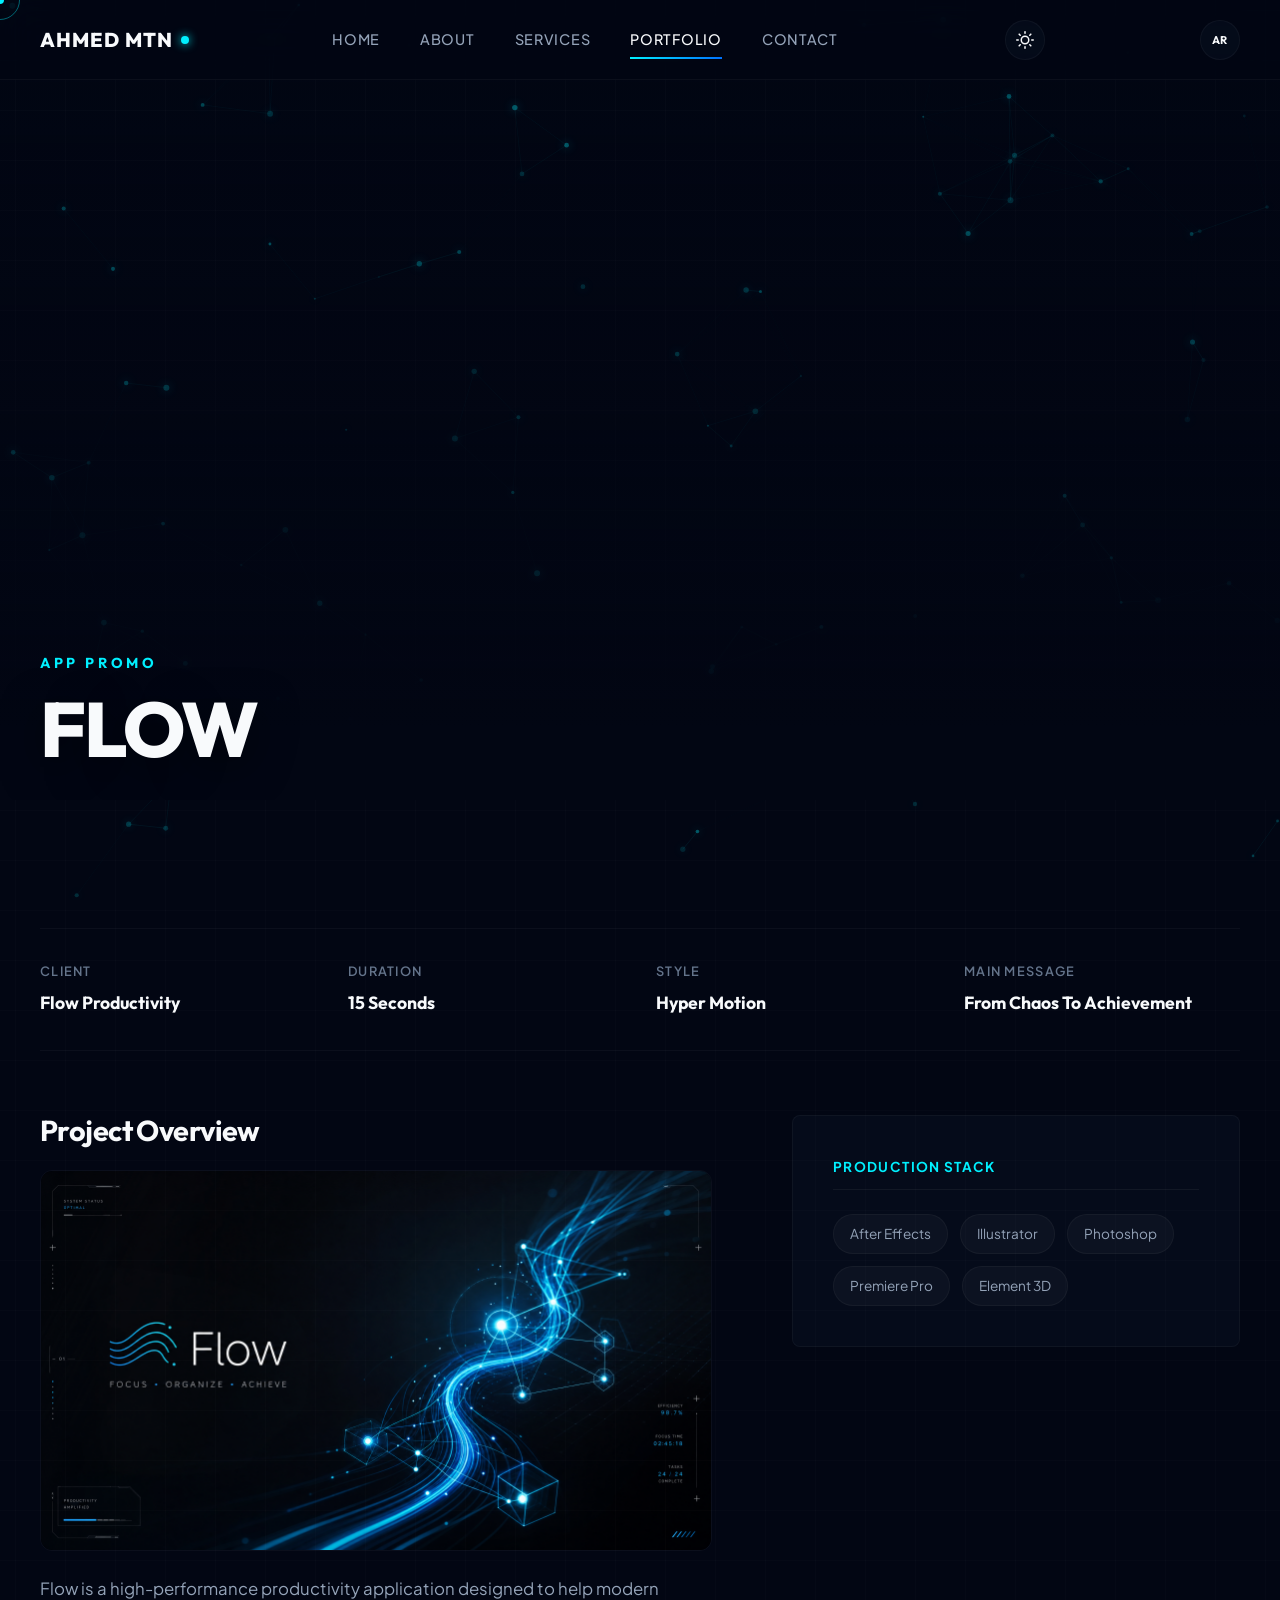
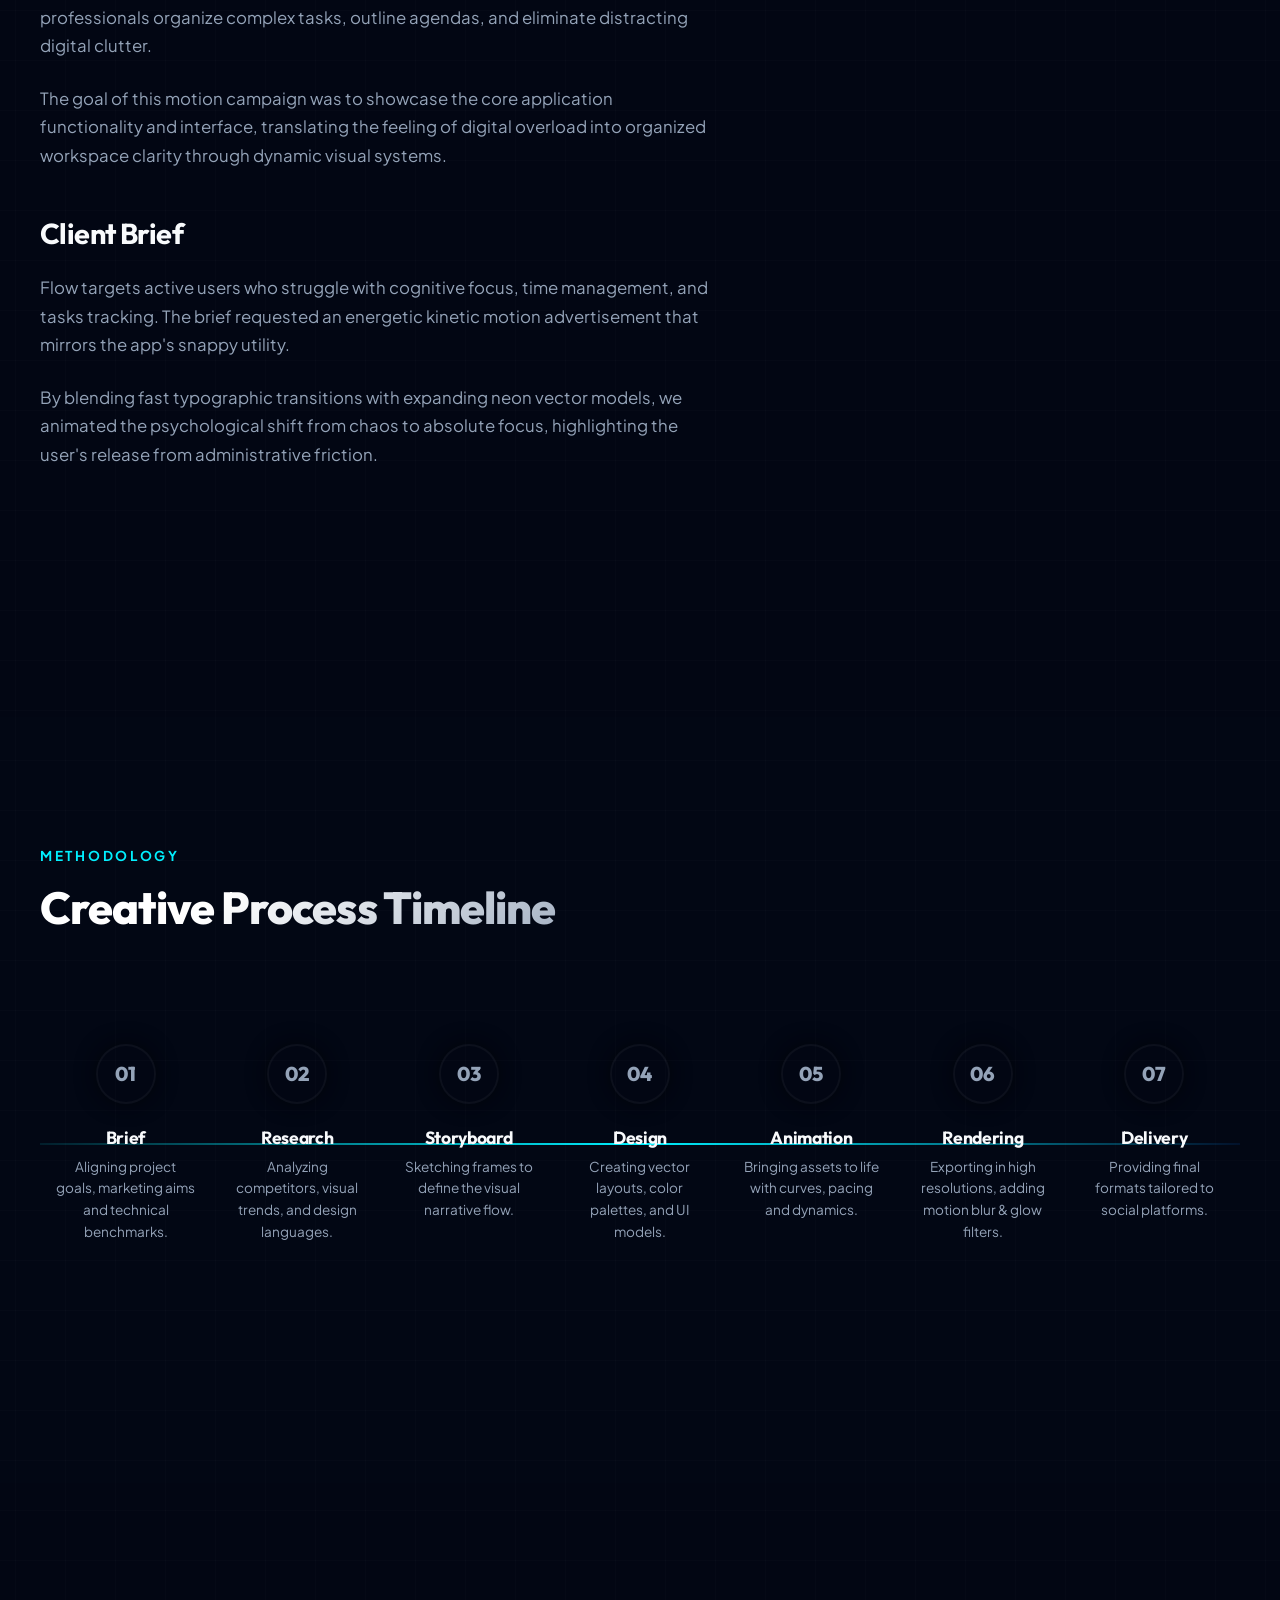
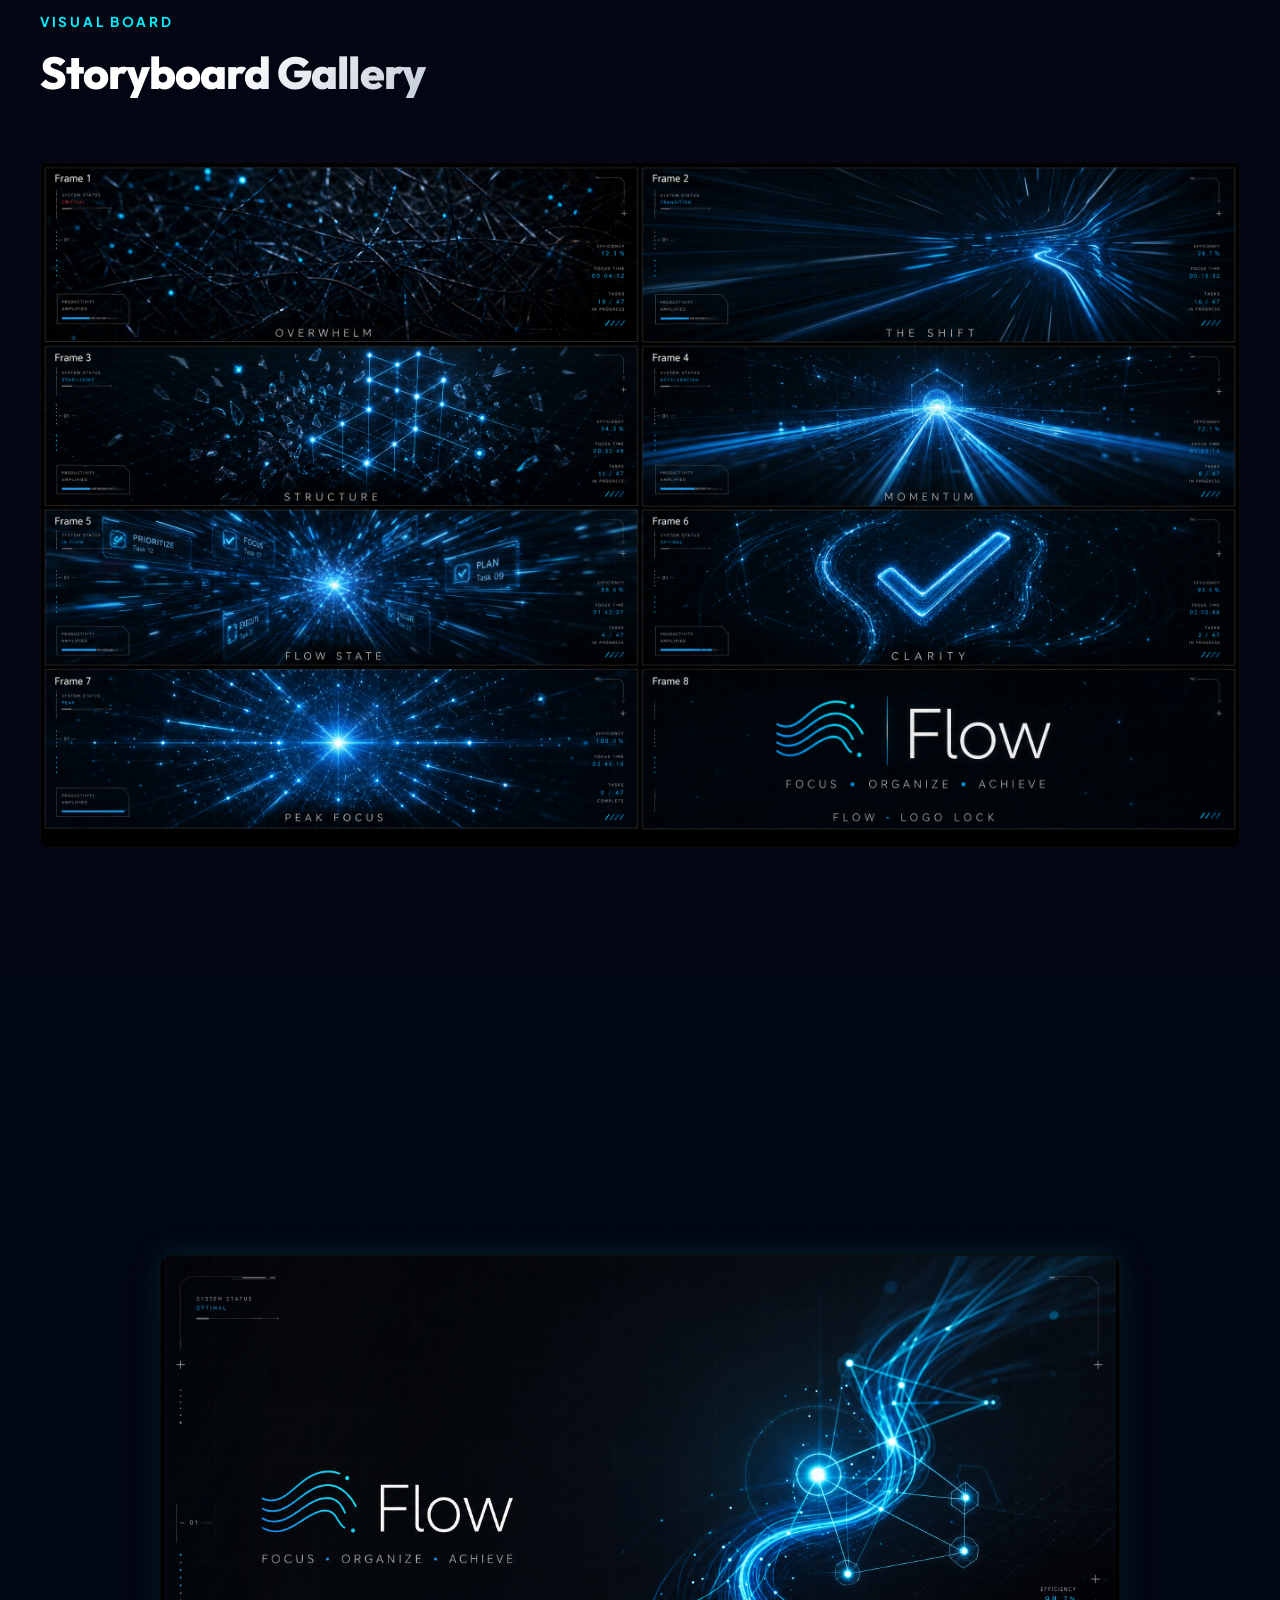
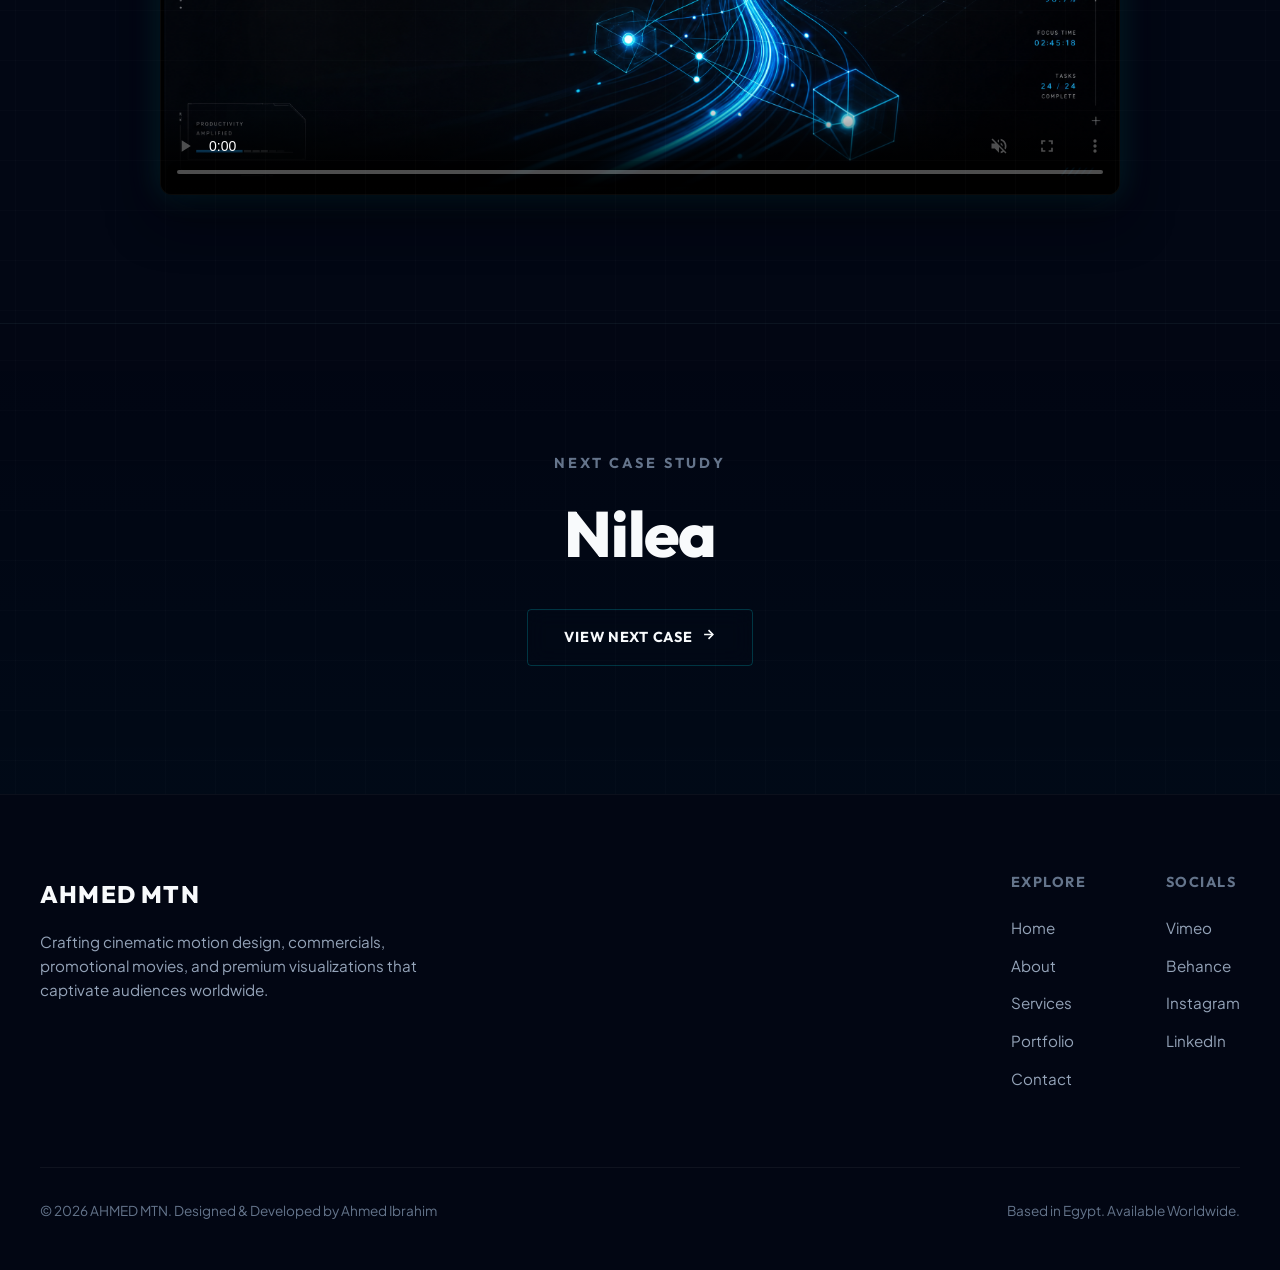
<file: project-flow.html>
<!DOCTYPE html>
<html lang="en">
<head>
  <meta charset="UTF-8">
  <script>(function(){try{var t=localStorage.getItem('theme');if(t==='light'){document.documentElement.setAttribute('data-theme','light');}var l=localStorage.getItem('lang');if(l==='ar'){document.documentElement.setAttribute('lang','ar');document.documentElement.setAttribute('dir','rtl');}}catch(e){}})();</script>
  <!-- Google Analytics: replace G-XXXXXXXXXX with your real GA4 Measurement ID to activate -->
  <script async src="https://www.googletagmanager.com/gtag/js?id=G-XXXXXXXXXX"></script>
  <script>
    window.dataLayer = window.dataLayer || [];
    function gtag(){dataLayer.push(arguments);}
    gtag('js', new Date());
    gtag('config', 'G-XXXXXXXXXX');
  </script>
  <meta name="viewport" content="width=device-width, initial-scale=1.0">
  <title>FLOW Case Study | AHMED MTN</title>
  <meta name="description" content="Case study of FLOW, an app promotional campaign showing hyper motion animations, storyboards and design pipelines.">
  
  <!-- Open Graph -->
  <meta property="og:title" content="FLOW Case Study | AHMED MTN">
  <meta property="og:description" content="An app promo case study showing the transition from chaos to ultimate clarity.">
  <meta property="og:type" content="article">
  <meta property="og:url" content="https://calm-kitten-1cd3f3.netlify.app/project-flow">
  <link rel="canonical" href="https://calm-kitten-1cd3f3.netlify.app/project-flow">
  <meta name="robots" content="index, follow">
  <meta property="og:image" content="./assets/images/flow_logo_key.png">
  
  <!-- Stylesheets -->
  <link rel="stylesheet" href="./assets/css/main.css">
  <link rel="stylesheet" href="./assets/css/layout.css">
  <link rel="stylesheet" href="./assets/css/components.css">
  <link rel="stylesheet" href="./assets/css/pages.css">
  <link rel="icon" type="image/svg+xml" href="data:image/svg+xml,%3Csvg xmlns='http://www.w3.org/2000/svg' viewBox='0 0 64 64'%3E%3Cdefs%3E%3ClinearGradient id='g' x1='0' y1='0' x2='1' y2='1'%3E%3Cstop offset='0%25' stop-color='%2300f0ff'/%3E%3Cstop offset='100%25' stop-color='%230072ff'/%3E%3C/linearGradient%3E%3C/defs%3E%3Crect width='64' height='64' rx='16' fill='%23020613'/%3E%3Ctext x='32' y='46' font-family='Arial, sans-serif' font-size='36' font-weight='800' fill='url(%23g)' text-anchor='middle'%3EA%3C/text%3E%3C/svg%3E">
</head>
<body>

  <!-- Page Preloader -->
  <div id="preloader">
    <div class="loader-content">
      <div class="loader-logo" data-i18n="loader_flow">CASE STUDY: FLOW</div>
      <div class="loader-line-wrap">
        <div class="loader-line"></div>
      </div>
    </div>
  </div>

  <!-- Ambient Canvas Background -->
  <canvas id="particles-canvas"></canvas>
  <div class="grid-overlay"></div>

  <!-- Header Nav -->
  <header>
    <div class="container nav-container">
      <a href="./index.html" class="logo magnetic">
        AHMED MTN <span class="logo-dot"></span>
      </a>
      <nav>
        <a href="./index.html" class="nav-link" data-i18n="nav_home">Home</a>
        <a href="./about.html" class="nav-link" data-i18n="nav_about">About</a>
        <a href="./services.html" class="nav-link" data-i18n="nav_services">Services</a>
        <a href="./portfolio.html" class="nav-link active" data-i18n="nav_portfolio">Portfolio</a>
        <a href="./contact.html" class="nav-link" data-i18n="nav_contact">Contact</a>
      </nav>
      <button class="theme-toggle" id="themeToggle" aria-label="Toggle light and dark mode">
        <svg class="icon-sun" viewBox="0 0 24 24" fill="none" stroke="currentColor" stroke-width="2" stroke-linecap="round" stroke-linejoin="round"><circle cx="12" cy="12" r="5"></circle><line x1="12" y1="1" x2="12" y2="3"></line><line x1="12" y1="21" x2="12" y2="23"></line><line x1="4.22" y1="4.22" x2="5.64" y2="5.64"></line><line x1="18.36" y1="18.36" x2="19.78" y2="19.78"></line><line x1="1" y1="12" x2="3" y2="12"></line><line x1="21" y1="12" x2="23" y2="12"></line><line x1="4.22" y1="19.78" x2="5.64" y2="18.36"></line><line x1="18.36" y1="5.64" x2="19.78" y2="4.22"></line></svg>
        <svg class="icon-moon" viewBox="0 0 24 24" fill="none" stroke="currentColor" stroke-width="2" stroke-linecap="round" stroke-linejoin="round"><path d="M21 12.79A9 9 0 1 1 11.21 3 7 7 0 0 0 21 12.79z"></path></svg>
      </button>
      <button class="theme-toggle lang-toggle" id="langToggle" aria-label="Toggle Arabic and English">
        <span class="lang-label">AR</span>
      </button>
      <button class="menu-btn" aria-label="Toggle Menu">
        <span></span>
        <span></span>
        <span></span>
      </button>
    </div>
  </header>

  <!-- Mobile Navigation Overlay -->
  <div class="mobile-nav">
    <a href="./index.html" class="nav-link" data-i18n="nav_home">Home</a>
    <a href="./about.html" class="nav-link" data-i18n="nav_about">About</a>
    <a href="./services.html" class="nav-link" data-i18n="nav_services">Services</a>
    <a href="./portfolio.html" class="nav-link active" data-i18n="nav_portfolio">Portfolio</a>
    <a href="./contact.html" class="nav-link" data-i18n="nav_contact">Contact</a>
  </div>

  <!-- Full Width Autoplay Muted Video Hero -->
  <section class="project-hero" style="padding: 0;">
    <video class="project-hero-video" autoplay loop muted playsinline preload="auto">
      <source src="https://d8j0ntlcm91z4.cloudfront.net/user_3F4cOvjAKKe8yfZ2ZMrFuukZhbi/hf_20260705_215941_a1e6935e-68be-49f2-b749-d6c16e843b7d.mp4" type="video/mp4">
    </video>
    <div class="container">
      <span class="project-hero-category" data-i18n="flow_hero_category">App Promo</span>
      <h1 class="project-hero-title" data-i18n="flow_hero_title">FLOW</h1>
    </div>
  </section>

  <!-- Case study Overview & Side Specs -->
  <section class="project-details-section">
    <div class="container">
      
      <div class="project-meta-grid reveal">
        <div>
          <div class="meta-item-label" data-i18n="meta_client">Client</div>
          <div class="meta-item-value" data-i18n="flow_client">Flow Productivity</div>
        </div>
        <div>
          <div class="meta-item-label" data-i18n="meta_duration">Duration</div>
          <div class="meta-item-value" data-i18n="flow_duration">15 Seconds</div>
        </div>
        <div>
          <div class="meta-item-label" data-i18n="meta_style">Style</div>
          <div class="meta-item-value" data-i18n="flow_style">Hyper Motion</div>
        </div>
        <div>
          <div class="meta-item-label" data-i18n="meta_message">Main Message</div>
          <div class="meta-item-value" data-i18n="flow_message">From Chaos To Achievement</div>
        </div>
      </div>

      <div class="project-overview-layout reveal">
        <div class="project-overview-content">
          <h3 data-i18n="project_overview_title">Project Overview</h3>
          <div style="border-radius: 12px; overflow: hidden; margin: 1.5rem 0; border: 1px solid var(--border-glass);">
            <img src="./assets/images/flow_logo_key.png" alt="Flow Logo Lock" style="width: 100%; height: auto; display: block;">
          </div>
          <p data-i18n="flow_overview_p1">Flow is a high-performance productivity application designed to help modern professionals organize complex tasks, outline agendas, and eliminate distracting digital clutter.</p>
          <p data-i18n="flow_overview_p2">The goal of this motion campaign was to showcase the core application functionality and interface, translating the feeling of digital overload into organized workspace clarity through dynamic visual systems.</p>

          <h3 style="margin-top: 3rem;" data-i18n="client_brief_title">Client Brief</h3>
          <p data-i18n="flow_brief_p1">Flow targets active users who struggle with cognitive focus, time management, and tasks tracking. The brief requested an energetic kinetic motion advertisement that mirrors the app's snappy utility.</p>
          <p data-i18n="flow_brief_p2">By blending fast typographic transitions with expanding neon vector models, we animated the psychological shift from chaos to absolute focus, highlighting the user's release from administrative friction.</p>
        </div>

        <div class="project-overview-sidebar">
          <div class="sidebar-heading" data-i18n="production_stack_label">Production Stack</div>
          <ul class="tools-list">
            <li class="tool-badge">After Effects</li>
            <li class="tool-badge">Illustrator</li>
            <li class="tool-badge">Photoshop</li>
            <li class="tool-badge">Premiere Pro</li>
            <li class="tool-badge">Element 3D</li>
          </ul>
        </div>
      </div>

    </div>
  </section>

  <!-- Creative Process Horizontal Timeline -->
  <section class="process-section" style="background: rgba(5, 10, 24, 0.3);">
    <div class="container">
      <div class="section-header reveal">
        <span class="section-subtitle" data-i18n="tl_subtitle">Methodology</span>
        <h2 class="section-title gradient-text" data-i18n="tl_title">Creative Process Timeline</h2>
      </div>

      <div class="timeline-horizontal reveal">
        <div class="timeline-step">
          <div class="step-number">01</div>
          <h4 class="step-title" data-i18n="tl_step1_title">Brief</h4>
          <p class="step-desc" data-i18n="tl_step1_desc">Aligning project goals, marketing aims and technical benchmarks.</p>
        </div>
        <div class="timeline-step">
          <div class="step-number">02</div>
          <h4 class="step-title" data-i18n="tl_step2_title">Research</h4>
          <p class="step-desc" data-i18n="tl_step2_desc">Analyzing competitors, visual trends, and design languages.</p>
        </div>
        <div class="timeline-step">
          <div class="step-number">03</div>
          <h4 class="step-title" data-i18n="tl_step3_title">Storyboard</h4>
          <p class="step-desc" data-i18n="tl_step3_desc">Sketching frames to define the visual narrative flow.</p>
        </div>
        <div class="timeline-step">
          <div class="step-number">04</div>
          <h4 class="step-title" data-i18n="tl_step4_title">Design</h4>
          <p class="step-desc" data-i18n="tl_step4_desc">Creating vector layouts, color palettes, and UI models.</p>
        </div>
        <div class="timeline-step">
          <div class="step-number">05</div>
          <h4 class="step-title" data-i18n="tl_step5_title">Animation</h4>
          <p class="step-desc" data-i18n="tl_step5_desc">Bringing assets to life with curves, pacing and dynamics.</p>
        </div>
        <div class="timeline-step">
          <div class="step-number">06</div>
          <h4 class="step-title" data-i18n="tl_step6_title">Rendering</h4>
          <p class="step-desc" data-i18n="tl_step6_desc">Exporting in high resolutions, adding motion blur & glow filters.</p>
        </div>
        <div class="timeline-step">
          <div class="step-number">07</div>
          <h4 class="step-title" data-i18n="tl_step7_title">Delivery</h4>
          <p class="step-desc" data-i18n="tl_step7_desc">Providing final formats tailored to social platforms.</p>
        </div>
      </div>
    </div>
  </section>

  <!-- Storyboard & Key Visual Gallery -->
  <section class="gallery-section">
    <div class="container">
      <div class="section-header reveal">
        <span class="section-subtitle" data-i18n="gallery_subtitle">Visual Board</span>
        <h2 class="section-title gradient-text" data-i18n="gallery_title">Storyboard Gallery</h2>
      </div>

      <div class="storyboard-grid reveal" style="grid-template-columns: 1fr;">
        <div class="gallery-item" data-lightbox style="aspect-ratio: auto; height: auto;">
          <img src="./assets/images/flow_storyboard_grid.png" alt="Flow Storyboard Grid" style="width: 100%; height: auto;">
        </div>
      </div>
    </div>
  </section>

  <!-- Final Video Showcase Section -->
  <section class="final-video-section" style="background: rgba(5, 10, 24, 0.3);">
    <div class="container">
      <div class="section-header reveal" style="text-align: center; max-width: none; margin-bottom: 2rem;">
        <span class="section-subtitle" data-i18n="final_video_subtitle">Output</span>
        <h2 class="section-title gradient-text" data-i18n="final_video_title">Final Promotional Video</h2>
      </div>

      <div class="final-video-container reveal">
        <video controls loop muted playsinline preload="auto" poster="./assets/images/flow_logo_key.png">
          <source src="https://d8j0ntlcm91z4.cloudfront.net/user_3F4cOvjAKKe8yfZ2ZMrFuukZhbi/hf_20260705_215941_a1e6935e-68be-49f2-b749-d6c16e843b7d.mp4" type="video/mp4">
          Your browser does not support the video tag.
        </video>
      </div>
    </div>
  </section>

  <!-- Next Project Banner Navigation -->
  <section class="next-project-banner">
    <div class="container reveal">
      <span class="next-project-label" data-i18n="next_case_label">Next Case Study</span>
      <a href="./project-nilea.html" class="magnetic">
        <h2 class="next-project-title" data-i18n="flow_next_name">Nilea</h2>
      </a>
      <div class="magnetic-wrap">
        <a href="./project-nilea.html" class="btn btn-secondary magnetic">
          <span data-i18n="btn_view_next_case">View Next Case</span>
          <span class="btn-icon">
            <svg width="15" height="15" viewBox="0 0 24 24" fill="none" stroke="currentColor" stroke-width="2.5"><line x1="5" y1="12" x2="19" y2="12"></line><polyline points="12 5 19 12 12 19"></polyline></svg>
          </span>
        </a>
      </div>
    </div>
  </section>

  <!-- Footer -->
  <footer>
    <div class="container">
      <div class="footer-content">
        <div class="footer-brand">
          <div class="footer-logo">AHMED MTN<span class="logo-dot"></span></div>
          <p class="footer-desc" data-i18n="footer_desc">Crafting cinematic motion design, commercials, promotional movies, and premium visualizations that captivate audiences worldwide.</p>
        </div>
        <div class="footer-links">
          <div class="footer-group">
            <h4 data-i18n="footer_explore">Explore</h4>
            <ul>
              <li><a href="./index.html" data-i18n="nav_home">Home</a></li>
              <li><a href="./about.html" data-i18n="nav_about">About</a></li>
              <li><a href="./services.html" data-i18n="nav_services">Services</a></li>
              <li><a href="./portfolio.html" data-i18n="nav_portfolio">Portfolio</a></li>
              <li><a href="./contact.html" data-i18n="nav_contact">Contact</a></li>
            </ul>
          </div>
          <div class="footer-group">
            <h4 data-i18n="footer_socials">Socials</h4>
            <ul>
              <li><a href="#" target="_blank" class="magnetic">Vimeo</a></li>
              <li><a href="#" target="_blank" class="magnetic">Behance</a></li>
              <li><a href="https://www.instagram.com/ahmed_mtn_675" target="_blank" class="magnetic">Instagram</a></li>
              <li><a href="#" target="_blank" class="magnetic">LinkedIn</a></li>
            </ul>
          </div>
        </div>
      </div>
      <div class="footer-bottom">
        <div class="footer-copy" data-i18n="footer_copy">
          &copy; 2026 AHMED MTN. Designed & Developed by Ahmed Ibrahim
        </div>
        <div data-i18n="footer_location">
          Based in Egypt. Available Worldwide.
        </div>
      </div>
    </div>
  </footer>

  <!-- Scroll Progress Indicator -->
  <div class="scroll-progress-wrap">
    <svg class="progress-circle" width="100%" height="100%" viewBox="-1 -1 102 102">
      <path d="M50,1 a49,49 0 0,1 0,98 a49,49 0 0,1 0,-98"/>
    </svg>
    <svg class="arrow" viewBox="0 0 24 24"><path d="M4 12l1.41 1.41L11 7.83V20h2V7.83l5.58 5.59L20 12l-8-8-8 8z"/></svg>
  </div>

  <!-- Lightbox scripts depend on main script loading first -->
  <script src="./assets/js/main.js"></script>
  <script src="./assets/js/particles.js"></script>
  <script src="./assets/js/lightbox.js"></script>
</body>
</html>
</file>
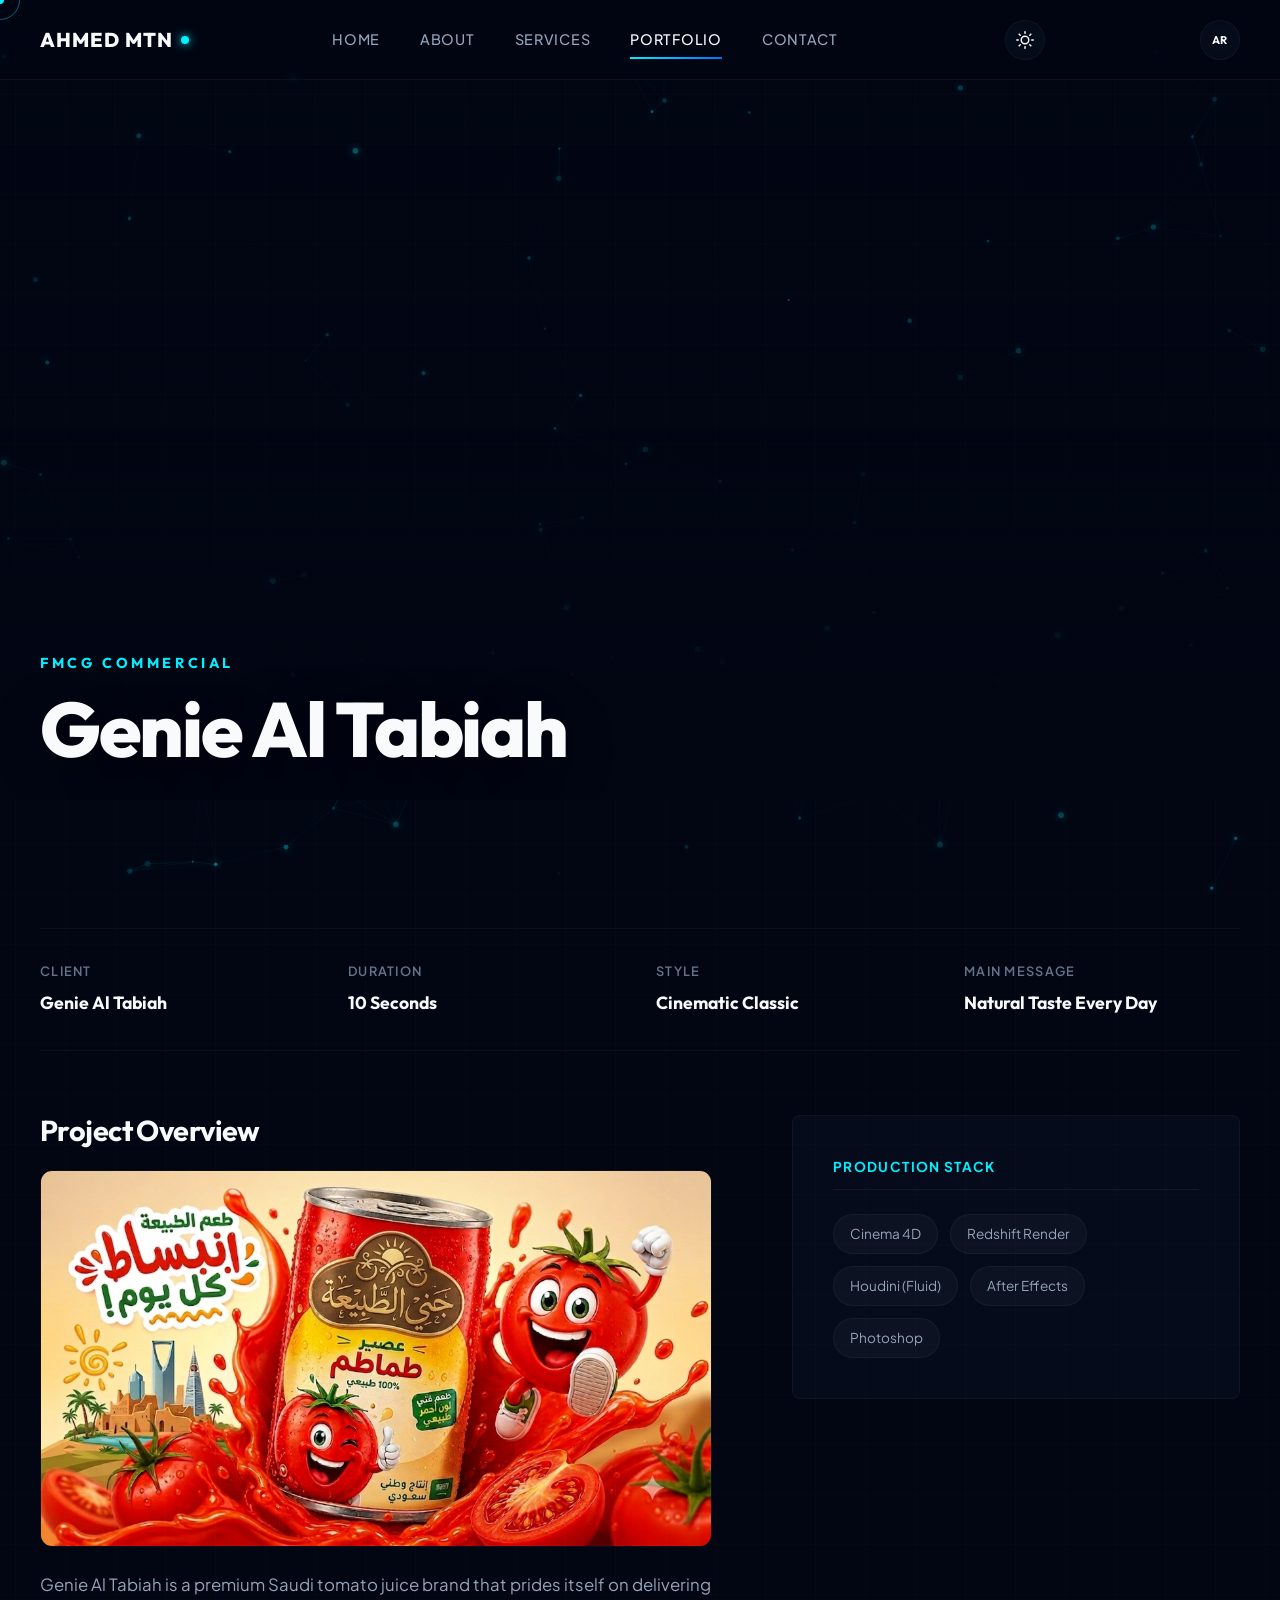
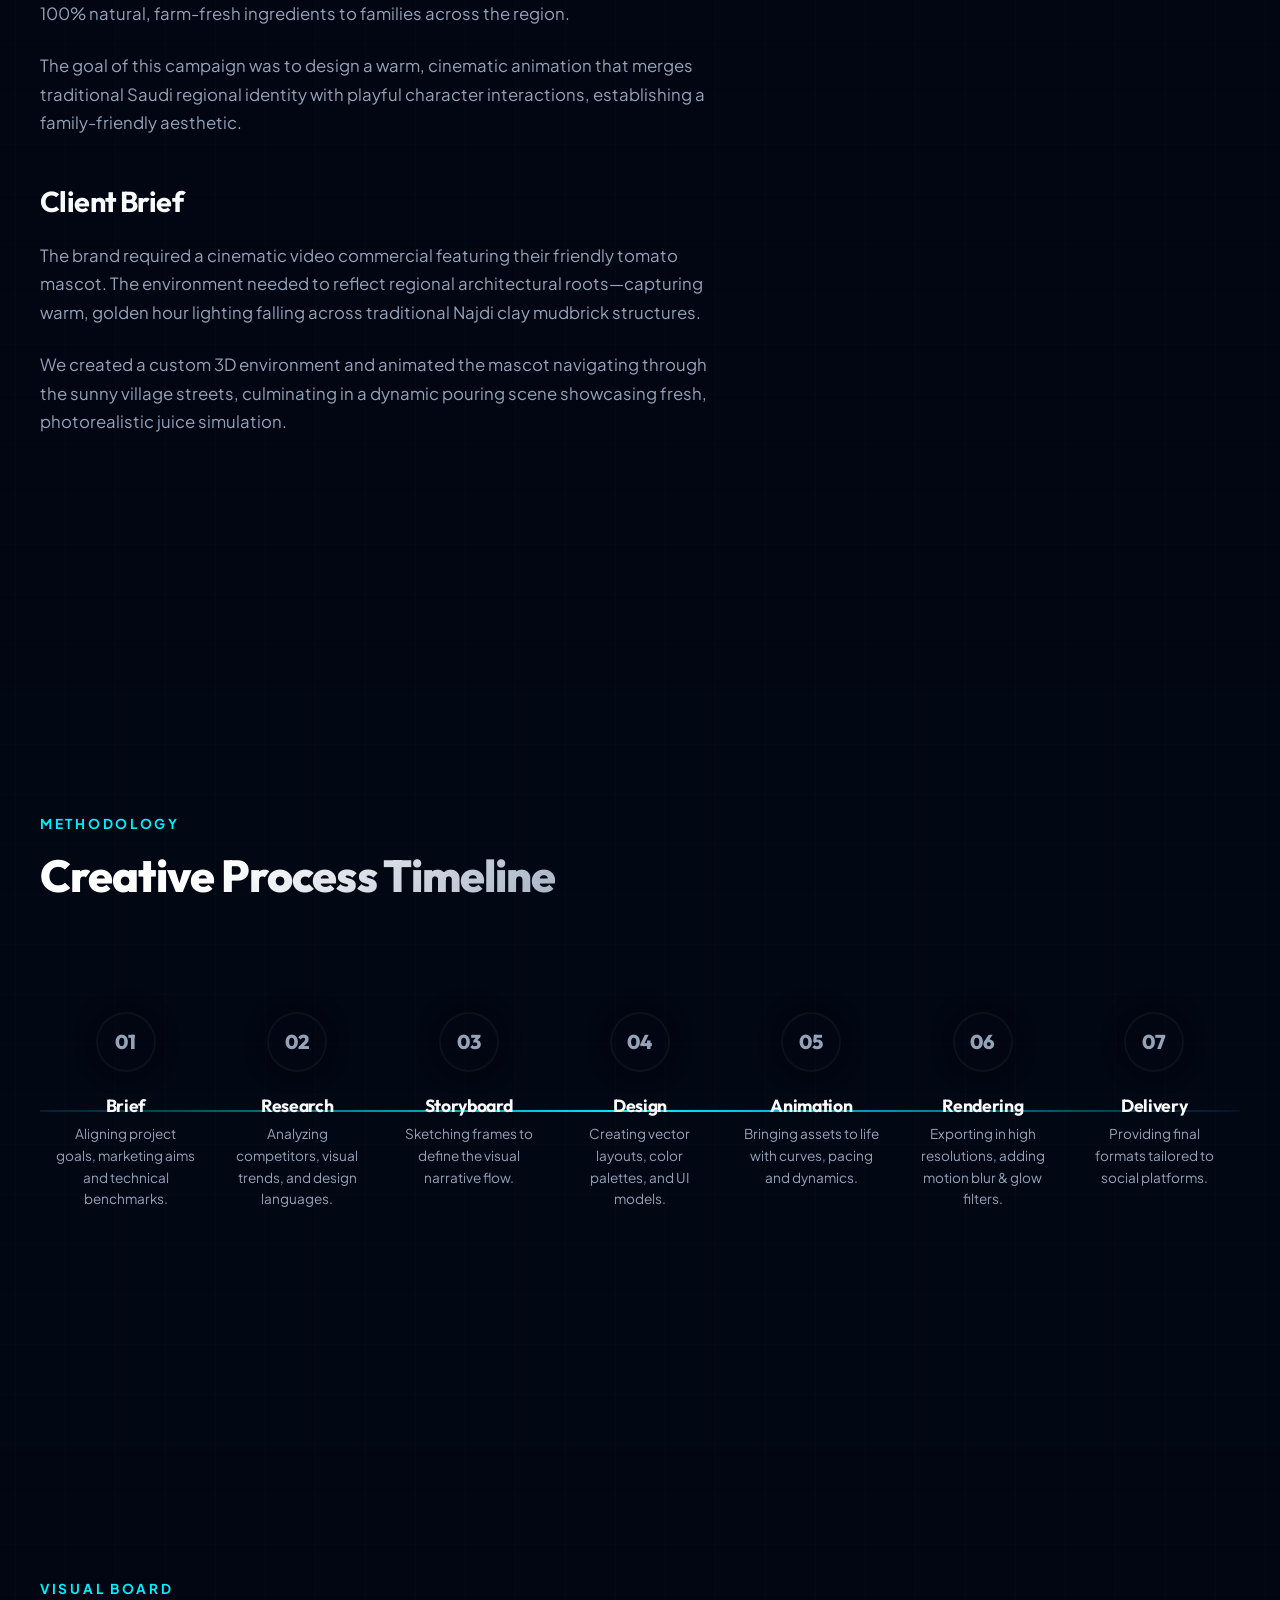
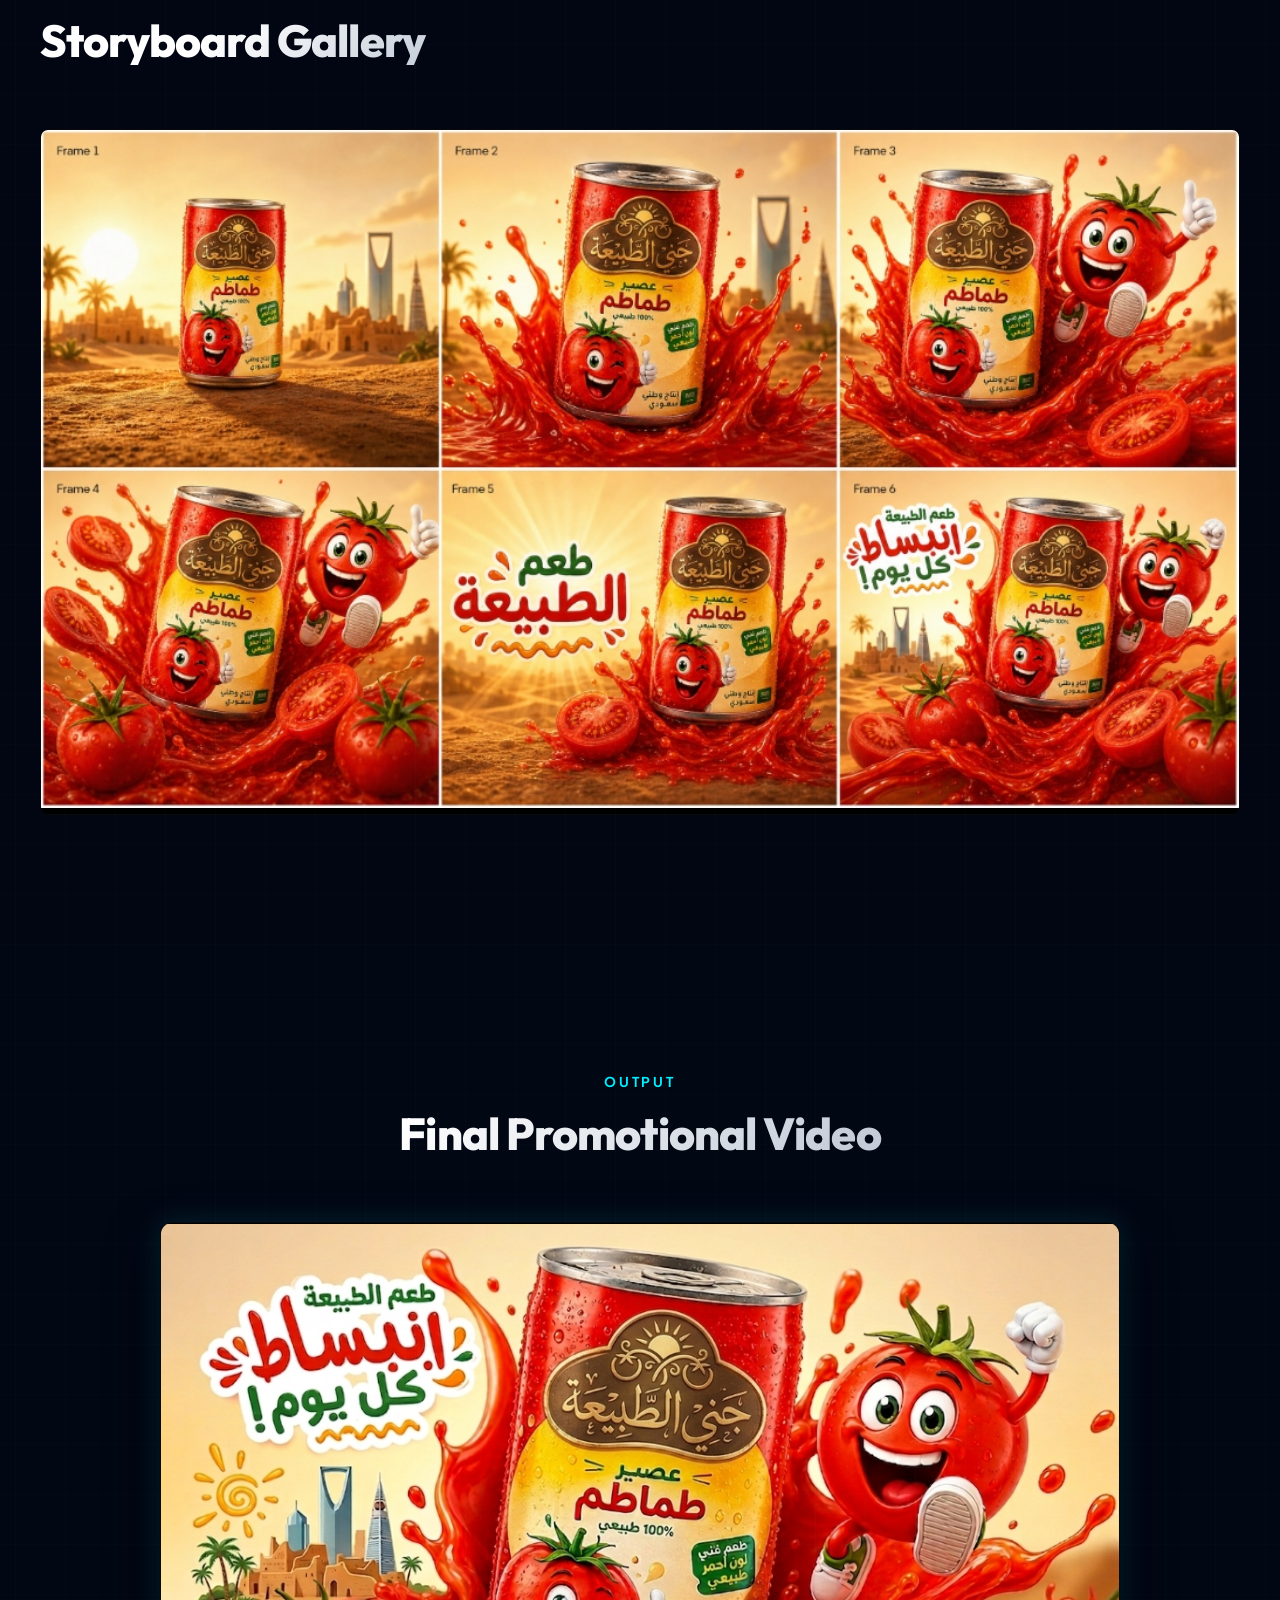
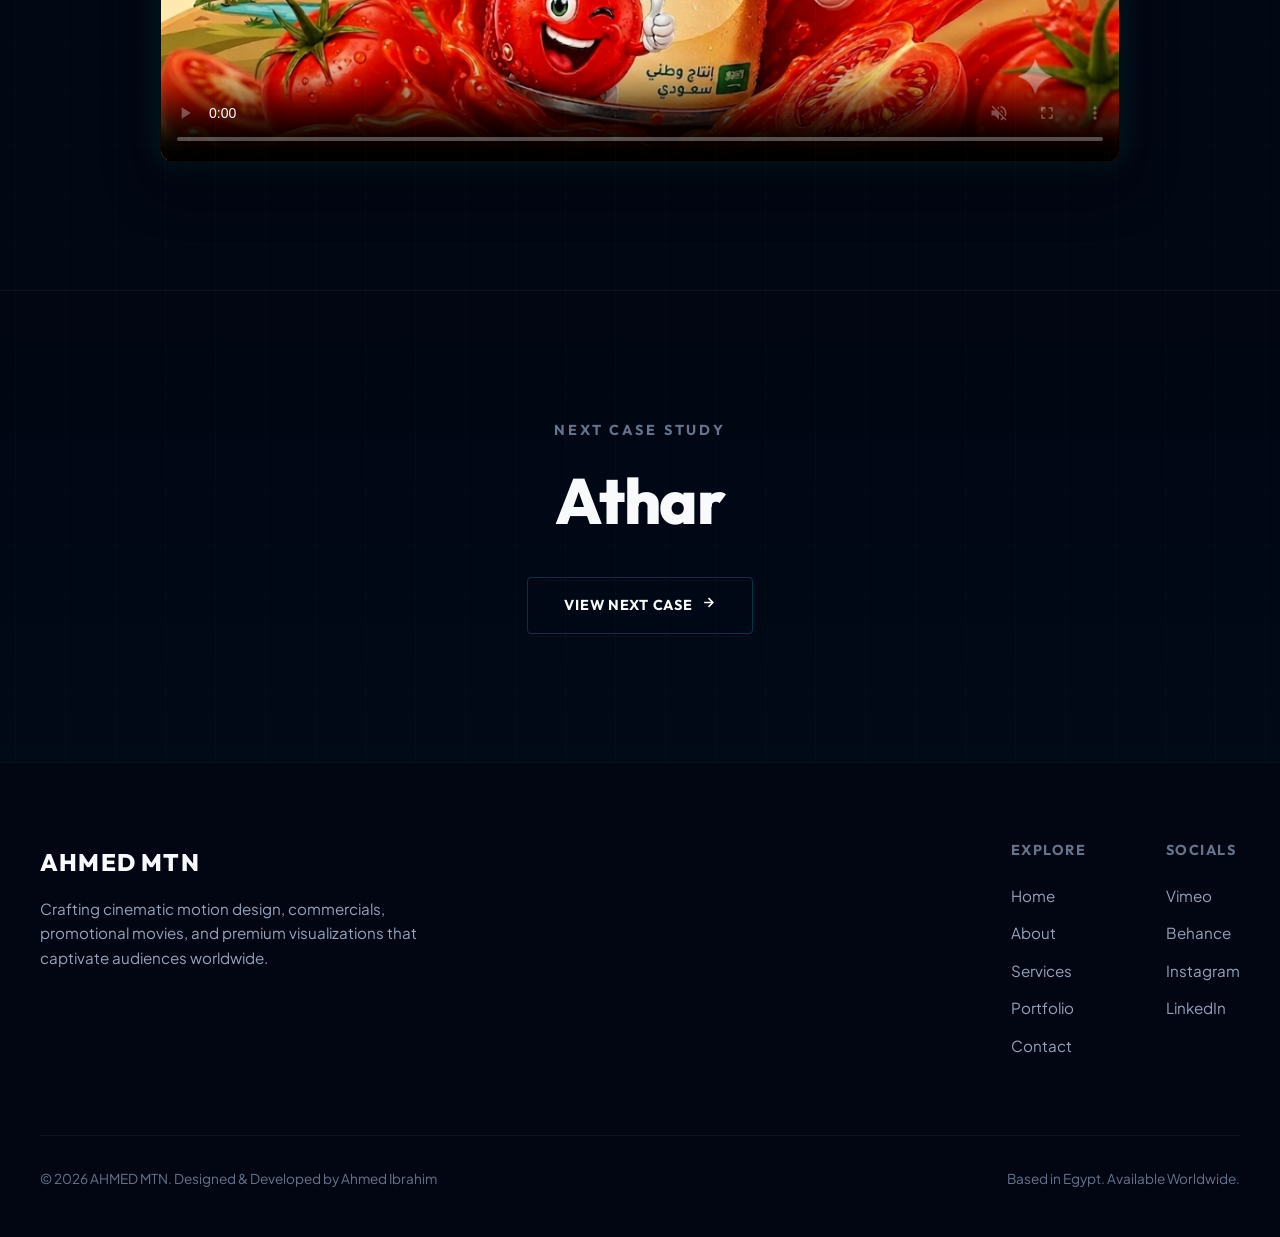
<file: project-genie.html>
<!DOCTYPE html>
<html lang="en">
<head>
  <meta charset="UTF-8">
  <script>(function(){try{var t=localStorage.getItem('theme');if(t==='light'){document.documentElement.setAttribute('data-theme','light');}var l=localStorage.getItem('lang');if(l==='ar'){document.documentElement.setAttribute('lang','ar');document.documentElement.setAttribute('dir','rtl');}}catch(e){}})();</script>
  <!-- Google Analytics: replace G-XXXXXXXXXX with your real GA4 Measurement ID to activate -->
  <script async src="https://www.googletagmanager.com/gtag/js?id=G-XXXXXXXXXX"></script>
  <script>
    window.dataLayer = window.dataLayer || [];
    function gtag(){dataLayer.push(arguments);}
    gtag('js', new Date());
    gtag('config', 'G-XXXXXXXXXX');
  </script>
  <meta name="viewport" content="width=device-width, initial-scale=1.0">
  <title>Genie Al Tabiah Case Study | AHMED MTN</title>
  <meta name="description" content="Case study of Genie Al Tabiah, a cinematic Saudi tomato juice commercial advertisement featuring custom 3D character animation.">
  
  <!-- Open Graph -->
  <meta property="og:title" content="Genie Al Tabiah Case Study | AHMED MTN">
  <meta property="og:description" content="Cinematic FMCG Commercial blending cultural mudbrick villages and friendly mascot animation.">
  <meta property="og:type" content="article">
  <meta property="og:url" content="https://calm-kitten-1cd3f3.netlify.app/project-genie">
  <link rel="canonical" href="https://calm-kitten-1cd3f3.netlify.app/project-genie">
  <meta name="robots" content="index, follow">
  <meta property="og:image" content="./assets/images/genie_1.jpg">
  
  <!-- Stylesheets -->
  <link rel="stylesheet" href="./assets/css/main.css">
  <link rel="stylesheet" href="./assets/css/layout.css">
  <link rel="stylesheet" href="./assets/css/components.css">
  <link rel="stylesheet" href="./assets/css/pages.css">
  <link rel="icon" type="image/svg+xml" href="data:image/svg+xml,%3Csvg xmlns='http://www.w3.org/2000/svg' viewBox='0 0 64 64'%3E%3Cdefs%3E%3ClinearGradient id='g' x1='0' y1='0' x2='1' y2='1'%3E%3Cstop offset='0%25' stop-color='%2300f0ff'/%3E%3Cstop offset='100%25' stop-color='%230072ff'/%3E%3C/linearGradient%3E%3C/defs%3E%3Crect width='64' height='64' rx='16' fill='%23020613'/%3E%3Ctext x='32' y='46' font-family='Arial, sans-serif' font-size='36' font-weight='800' fill='url(%23g)' text-anchor='middle'%3EA%3C/text%3E%3C/svg%3E">
</head>
<body>

  <!-- Page Preloader -->
  <div id="preloader">
    <div class="loader-content">
      <div class="loader-logo" data-i18n="loader_genie">CASE STUDY: GENIE</div>
      <div class="loader-line-wrap">
        <div class="loader-line"></div>
      </div>
    </div>
  </div>

  <!-- Ambient Canvas Background -->
  <canvas id="particles-canvas"></canvas>
  <div class="grid-overlay"></div>

  <!-- Header Nav -->
  <header>
    <div class="container nav-container">
      <a href="./index.html" class="logo magnetic">
        AHMED MTN <span class="logo-dot"></span>
      </a>
      <nav>
        <a href="./index.html" class="nav-link" data-i18n="nav_home">Home</a>
        <a href="./about.html" class="nav-link" data-i18n="nav_about">About</a>
        <a href="./services.html" class="nav-link" data-i18n="nav_services">Services</a>
        <a href="./portfolio.html" class="nav-link active" data-i18n="nav_portfolio">Portfolio</a>
        <a href="./contact.html" class="nav-link" data-i18n="nav_contact">Contact</a>
      </nav>
      <button class="theme-toggle" id="themeToggle" aria-label="Toggle light and dark mode">
        <svg class="icon-sun" viewBox="0 0 24 24" fill="none" stroke="currentColor" stroke-width="2" stroke-linecap="round" stroke-linejoin="round"><circle cx="12" cy="12" r="5"></circle><line x1="12" y1="1" x2="12" y2="3"></line><line x1="12" y1="21" x2="12" y2="23"></line><line x1="4.22" y1="4.22" x2="5.64" y2="5.64"></line><line x1="18.36" y1="18.36" x2="19.78" y2="19.78"></line><line x1="1" y1="12" x2="3" y2="12"></line><line x1="21" y1="12" x2="23" y2="12"></line><line x1="4.22" y1="19.78" x2="5.64" y2="18.36"></line><line x1="18.36" y1="5.64" x2="19.78" y2="4.22"></line></svg>
        <svg class="icon-moon" viewBox="0 0 24 24" fill="none" stroke="currentColor" stroke-width="2" stroke-linecap="round" stroke-linejoin="round"><path d="M21 12.79A9 9 0 1 1 11.21 3 7 7 0 0 0 21 12.79z"></path></svg>
      </button>
      <button class="theme-toggle lang-toggle" id="langToggle" aria-label="Toggle Arabic and English">
        <span class="lang-label">AR</span>
      </button>
      <button class="menu-btn" aria-label="Toggle Menu">
        <span></span>
        <span></span>
        <span></span>
      </button>
    </div>
  </header>

  <!-- Mobile Navigation Overlay -->
  <div class="mobile-nav">
    <a href="./index.html" class="nav-link" data-i18n="nav_home">Home</a>
    <a href="./about.html" class="nav-link" data-i18n="nav_about">About</a>
    <a href="./services.html" class="nav-link" data-i18n="nav_services">Services</a>
    <a href="./portfolio.html" class="nav-link active" data-i18n="nav_portfolio">Portfolio</a>
    <a href="./contact.html" class="nav-link" data-i18n="nav_contact">Contact</a>
  </div>

  <!-- Full Width Autoplay Muted Video Hero -->
  <section class="project-hero" style="padding: 0;">
    <video class="project-hero-video" autoplay loop muted playsinline preload="auto">
      <source src="https://d8j0ntlcm91z4.cloudfront.net/user_3F4cOvjAKKe8yfZ2ZMrFuukZhbi/hf_20260705_184808_0731fbf3-1a6e-4951-a28a-f71f9e9d9db9.mp4" type="video/mp4">
    </video>
    <div class="container">
      <span class="project-hero-category" data-i18n="genie_hero_category">FMCG Commercial</span>
      <h1 class="project-hero-title" data-i18n="genie_hero_title">Genie Al Tabiah</h1>
    </div>
  </section>

  <!-- Case study Overview & Side Specs -->
  <section class="project-details-section">
    <div class="container">
      
      <div class="project-meta-grid reveal">
        <div>
          <div class="meta-item-label" data-i18n="meta_client">Client</div>
          <div class="meta-item-value" data-i18n="genie_client">Genie Al Tabiah</div>
        </div>
        <div>
          <div class="meta-item-label" data-i18n="meta_duration">Duration</div>
          <div class="meta-item-value" data-i18n="genie_duration">10 Seconds</div>
        </div>
        <div>
          <div class="meta-item-label" data-i18n="meta_style">Style</div>
          <div class="meta-item-value" data-i18n="genie_style">Cinematic Classic</div>
        </div>
        <div>
          <div class="meta-item-label" data-i18n="meta_message">Main Message</div>
          <div class="meta-item-value" data-i18n="genie_message">Natural Taste Every Day</div>
        </div>
      </div>

      <div class="project-overview-layout reveal">
        <div class="project-overview-content">
          <h3 data-i18n="project_overview_title">Project Overview</h3>
          <div style="border-radius: 12px; overflow: hidden; margin: 1.5rem 0; border: 1px solid var(--border-glass);">
            <img src="./assets/images/genie_logo_key.jpg" alt="Genie Al Tabiah Product & Logo" style="width: 100%; height: auto; display: block;">
          </div>
          <p data-i18n="genie_overview_p1">Genie Al Tabiah is a premium Saudi tomato juice brand that prides itself on delivering 100% natural, farm-fresh ingredients to families across the region.</p>
          <p data-i18n="genie_overview_p2">The goal of this campaign was to design a warm, cinematic animation that merges traditional Saudi regional identity with playful character interactions, establishing a family-friendly aesthetic.</p>

          <h3 style="margin-top: 3rem;" data-i18n="client_brief_title">Client Brief</h3>
          <p data-i18n="genie_brief_p1">The brand required a cinematic video commercial featuring their friendly tomato mascot. The environment needed to reflect regional architectural roots—capturing warm, golden hour lighting falling across traditional Najdi clay mudbrick structures.</p>
          <p data-i18n="genie_brief_p2">We created a custom 3D environment and animated the mascot navigating through the sunny village streets, culminating in a dynamic pouring scene showcasing fresh, photorealistic juice simulation.</p>
        </div>

        <div class="project-overview-sidebar">
          <div class="sidebar-heading" data-i18n="production_stack_label">Production Stack</div>
          <ul class="tools-list">
            <li class="tool-badge">Cinema 4D</li>
            <li class="tool-badge">Redshift Render</li>
            <li class="tool-badge">Houdini (Fluid)</li>
            <li class="tool-badge">After Effects</li>
            <li class="tool-badge">Photoshop</li>
          </ul>
        </div>
      </div>

    </div>
  </section>

  <!-- Creative Process Horizontal Timeline -->
  <section class="process-section" style="background: rgba(5, 10, 24, 0.3);">
    <div class="container">
      <div class="section-header reveal">
        <span class="section-subtitle" data-i18n="tl_subtitle">Methodology</span>
        <h2 class="section-title gradient-text" data-i18n="tl_title">Creative Process Timeline</h2>
      </div>

      <div class="timeline-horizontal reveal">
        <div class="timeline-step">
          <div class="step-number">01</div>
          <h4 class="step-title" data-i18n="tl_step1_title">Brief</h4>
          <p class="step-desc" data-i18n="tl_step1_desc">Aligning project goals, marketing aims and technical benchmarks.</p>
        </div>
        <div class="timeline-step">
          <div class="step-number">02</div>
          <h4 class="step-title" data-i18n="tl_step2_title">Research</h4>
          <p class="step-desc" data-i18n="tl_step2_desc">Analyzing competitors, visual trends, and design languages.</p>
        </div>
        <div class="timeline-step">
          <div class="step-number">03</div>
          <h4 class="step-title" data-i18n="tl_step3_title">Storyboard</h4>
          <p class="step-desc" data-i18n="tl_step3_desc">Sketching frames to define the visual narrative flow.</p>
        </div>
        <div class="timeline-step">
          <div class="step-number">04</div>
          <h4 class="step-title" data-i18n="tl_step4_title">Design</h4>
          <p class="step-desc" data-i18n="tl_step4_desc">Creating vector layouts, color palettes, and UI models.</p>
        </div>
        <div class="timeline-step">
          <div class="step-number">05</div>
          <h4 class="step-title" data-i18n="tl_step5_title">Animation</h4>
          <p class="step-desc" data-i18n="tl_step5_desc">Bringing assets to life with curves, pacing and dynamics.</p>
        </div>
        <div class="timeline-step">
          <div class="step-number">06</div>
          <h4 class="step-title" data-i18n="tl_step6_title">Rendering</h4>
          <p class="step-desc" data-i18n="tl_step6_desc">Exporting in high resolutions, adding motion blur & glow filters.</p>
        </div>
        <div class="timeline-step">
          <div class="step-number">07</div>
          <h4 class="step-title" data-i18n="tl_step7_title">Delivery</h4>
          <p class="step-desc" data-i18n="tl_step7_desc">Providing final formats tailored to social platforms.</p>
        </div>
      </div>
    </div>
  </section>

  <!-- Storyboard & Key Visual Gallery -->
  <section class="gallery-section">
    <div class="container">
      <div class="section-header reveal">
        <span class="section-subtitle" data-i18n="gallery_subtitle">Visual Board</span>
        <h2 class="section-title gradient-text" data-i18n="gallery_title">Storyboard Gallery</h2>
      </div>

      <div class="storyboard-grid reveal" style="grid-template-columns: 1fr;">
        <div class="gallery-item" data-lightbox style="aspect-ratio: auto; height: auto;">
          <img src="./assets/images/genie_storyboard_grid.jpg" alt="Genie Al Tabiah Storyboard Grid" style="width: 100%; height: auto;">
        </div>
      </div>
    </div>
  </section>

  <!-- Final Video Showcase Section -->
  <section class="final-video-section" style="background: rgba(5, 10, 24, 0.3);">
    <div class="container">
      <div class="section-header reveal" style="text-align: center; max-width: none; margin-bottom: 2rem;">
        <span class="section-subtitle" data-i18n="final_video_subtitle">Output</span>
        <h2 class="section-title gradient-text" data-i18n="final_video_title">Final Promotional Video</h2>
      </div>

      <div class="final-video-container reveal">
        <video controls loop muted playsinline preload="auto" poster="./assets/images/genie_logo_key.jpg">
          <source src="https://d8j0ntlcm91z4.cloudfront.net/user_3F4cOvjAKKe8yfZ2ZMrFuukZhbi/hf_20260705_184808_0731fbf3-1a6e-4951-a28a-f71f9e9d9db9.mp4" type="video/mp4">
          Your browser does not support the video tag.
        </video>
      </div>
    </div>
  </section>

  <!-- Next Project Banner Navigation -->
  <section class="next-project-banner">
    <div class="container reveal">
      <span class="next-project-label" data-i18n="next_case_label">Next Case Study</span>
      <a href="./project-flow.html" class="magnetic">
        <h2 class="next-project-title" data-i18n="genie_next_name">Flow</h2>
      </a>
      <div class="magnetic-wrap">
        <a href="./project-flow.html" class="btn btn-secondary magnetic">
          <span data-i18n="btn_view_next_case">View Next Case</span>
          <span class="btn-icon">
            <svg width="15" height="15" viewBox="0 0 24 24" fill="none" stroke="currentColor" stroke-width="2.5"><line x1="5" y1="12" x2="19" y2="12"></line><polyline points="12 5 19 12 12 19"></polyline></svg>
          </span>
        </a>
      </div>
    </div>
  </section>

  <!-- Footer -->
  <footer>
    <div class="container">
      <div class="footer-content">
        <div class="footer-brand">
          <div class="footer-logo">AHMED MTN<span class="logo-dot"></span></div>
          <p class="footer-desc" data-i18n="footer_desc">Crafting cinematic motion design, commercials, promotional movies, and premium visualizations that captivate audiences worldwide.</p>
        </div>
        <div class="footer-links">
          <div class="footer-group">
            <h4 data-i18n="footer_explore">Explore</h4>
            <ul>
              <li><a href="./index.html" data-i18n="nav_home">Home</a></li>
              <li><a href="./about.html" data-i18n="nav_about">About</a></li>
              <li><a href="./services.html" data-i18n="nav_services">Services</a></li>
              <li><a href="./portfolio.html" data-i18n="nav_portfolio">Portfolio</a></li>
              <li><a href="./contact.html" data-i18n="nav_contact">Contact</a></li>
            </ul>
          </div>
          <div class="footer-group">
            <h4 data-i18n="footer_socials">Socials</h4>
            <ul>
              <li><a href="#" target="_blank" class="magnetic">Vimeo</a></li>
              <li><a href="#" target="_blank" class="magnetic">Behance</a></li>
              <li><a href="https://www.instagram.com/ahmed_mtn_675" target="_blank" class="magnetic">Instagram</a></li>
              <li><a href="#" target="_blank" class="magnetic">LinkedIn</a></li>
            </ul>
          </div>
        </div>
      </div>
      <div class="footer-bottom">
        <div class="footer-copy" data-i18n="footer_copy">
          &copy; 2026 AHMED MTN. Designed & Developed by Ahmed Ibrahim
        </div>
        <div data-i18n="footer_location">
          Based in Egypt. Available Worldwide.
        </div>
      </div>
    </div>
  </footer>

  <!-- Scroll Progress Indicator -->
  <div class="scroll-progress-wrap">
    <svg class="progress-circle" width="100%" height="100%" viewBox="-1 -1 102 102">
      <path d="M50,1 a49,49 0 0,1 0,98 a49,49 0 0,1 0,-98"/>
    </svg>
    <svg class="arrow" viewBox="0 0 24 24"><path d="M4 12l1.41 1.41L11 7.83V20h2V7.83l5.58 5.59L20 12l-8-8-8 8z"/></svg>
  </div>

  <!-- Lightbox scripts depend on main script loading first -->
  <script src="./assets/js/main.js"></script>
  <script src="./assets/js/particles.js"></script>
  <script src="./assets/js/lightbox.js"></script>
</body>
</html>
</file>
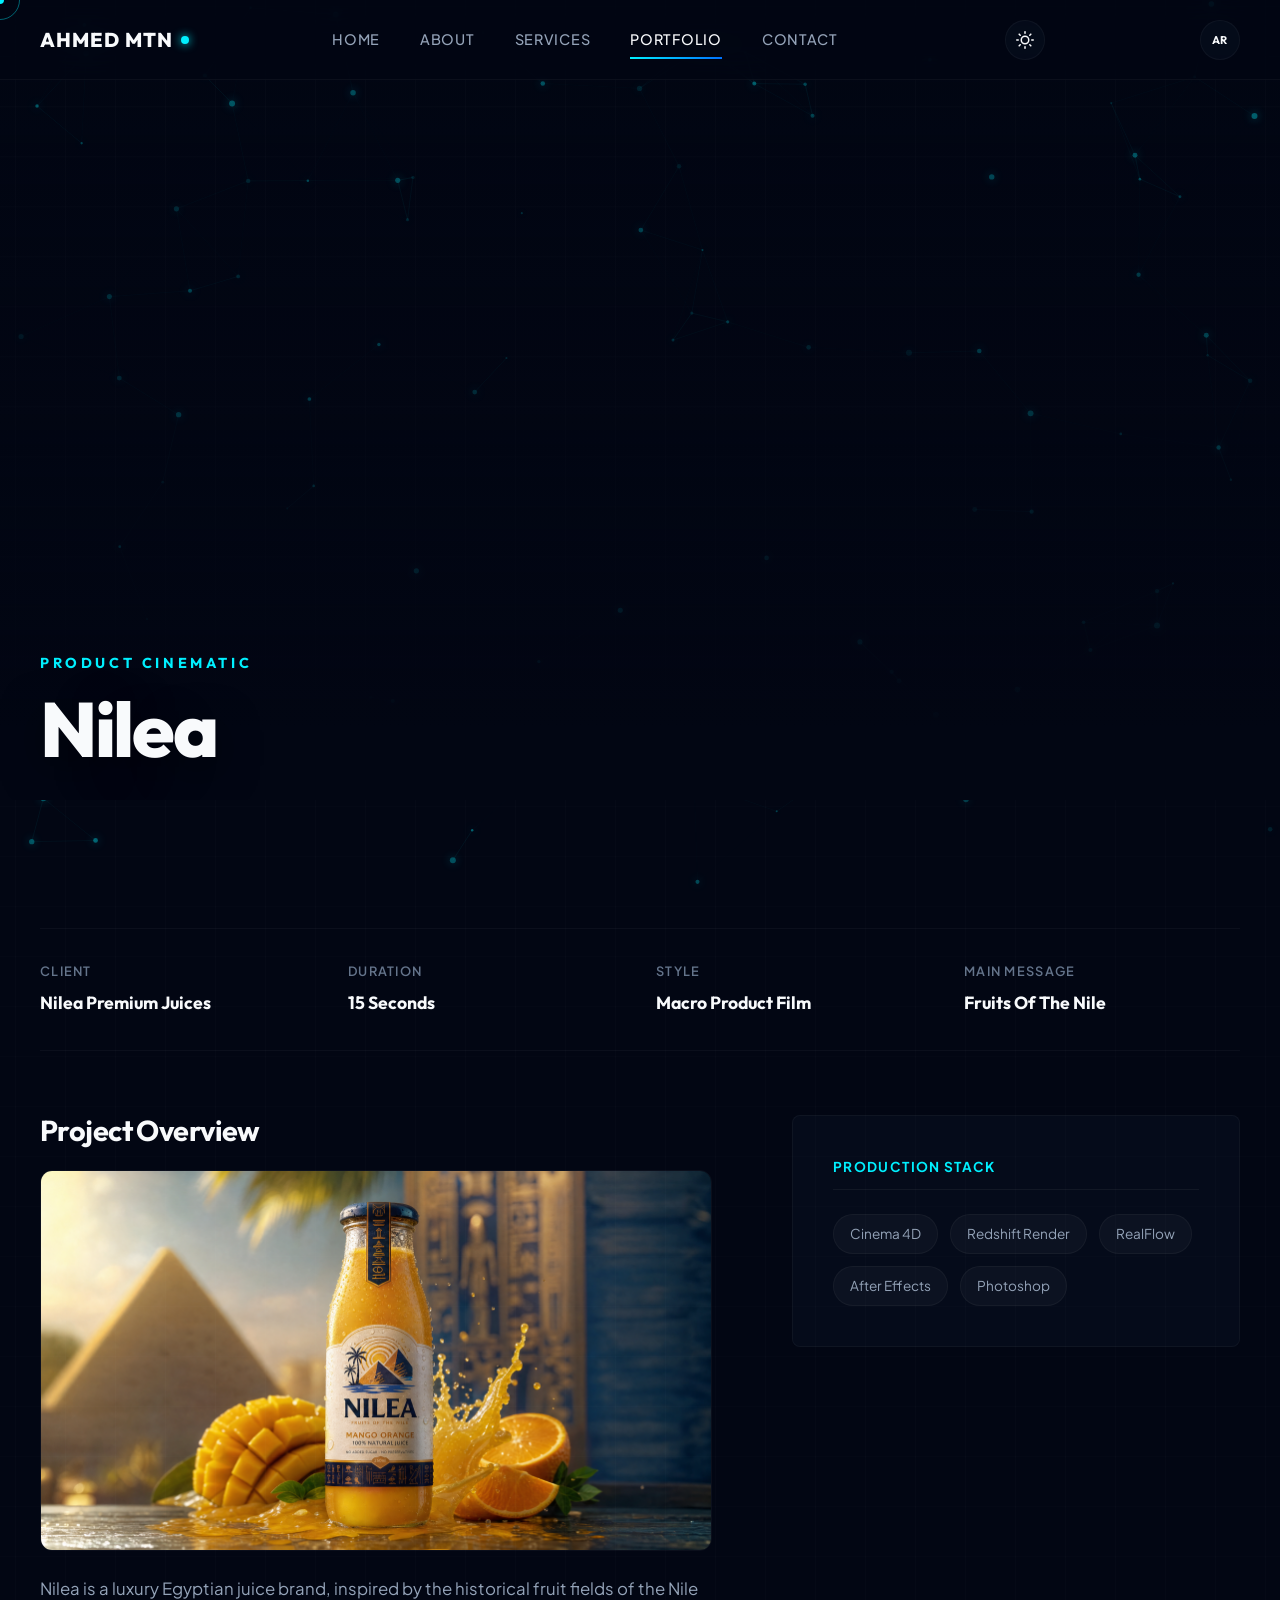
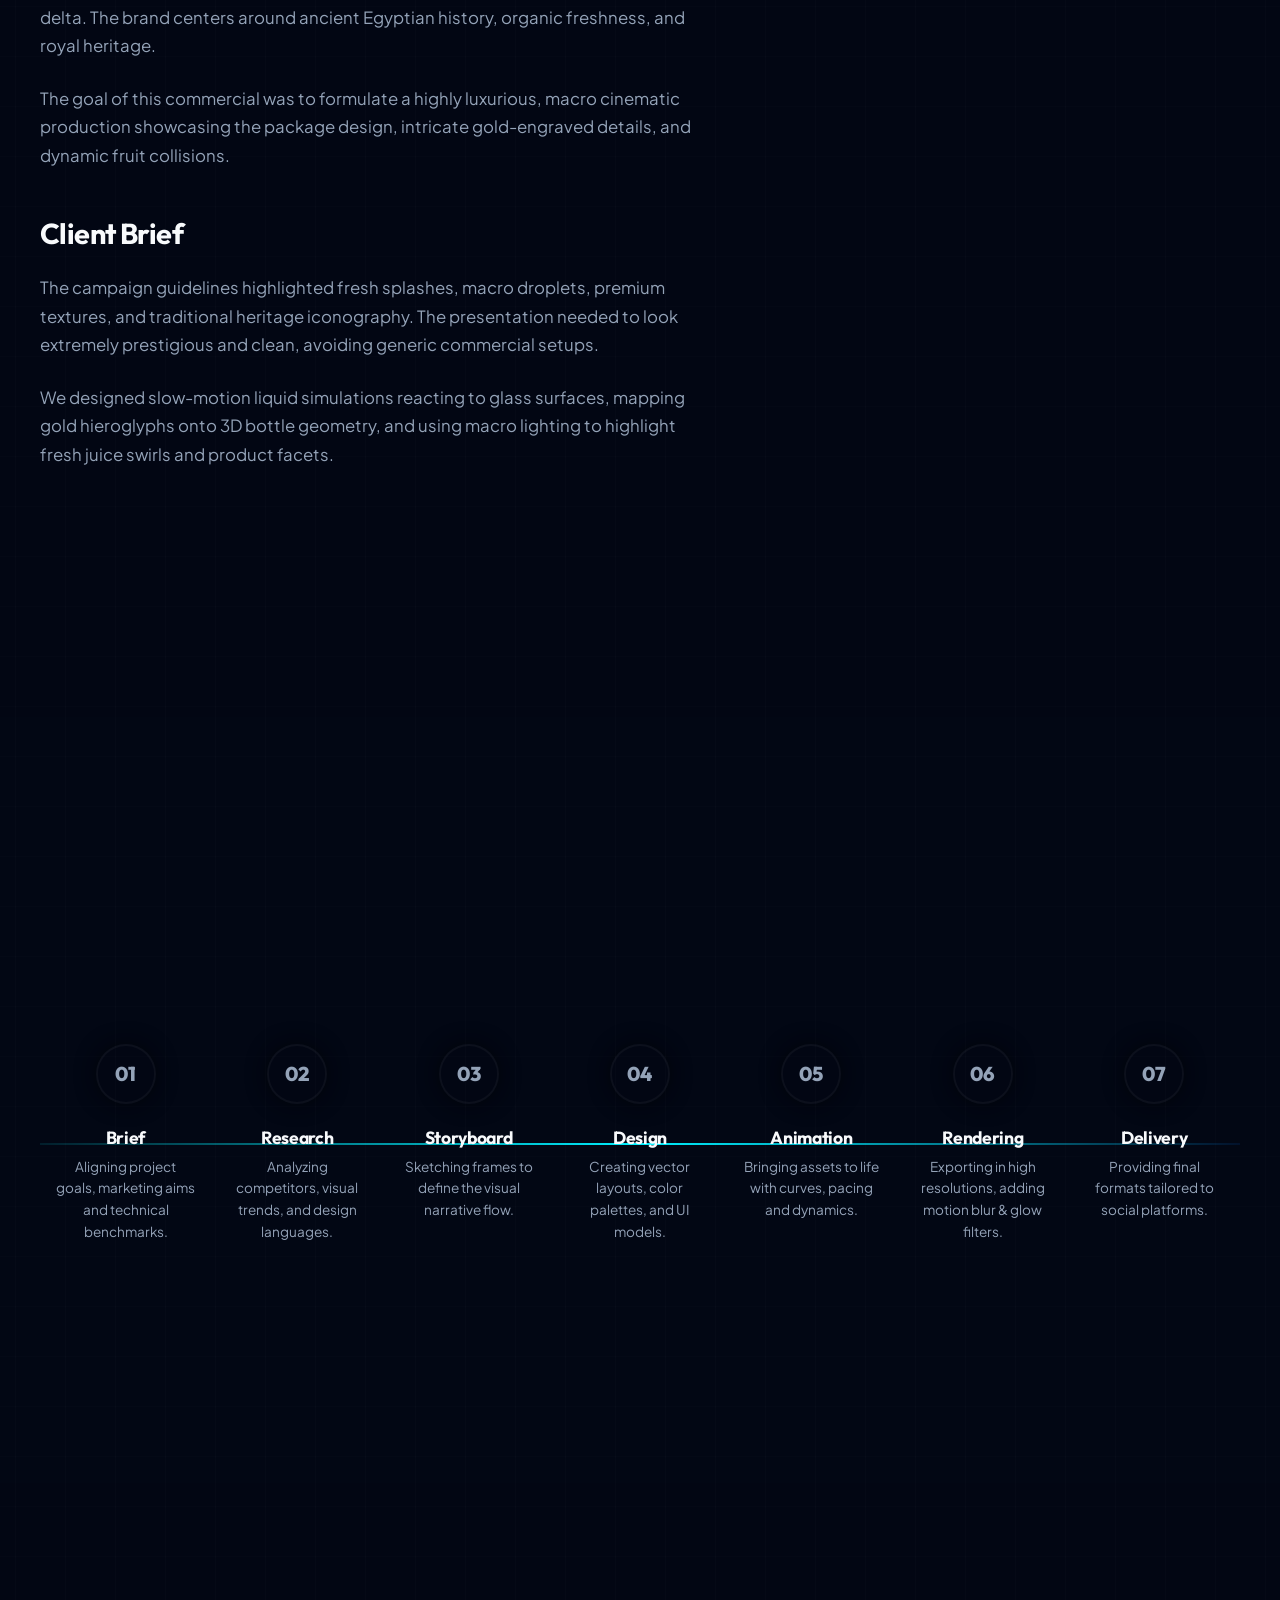
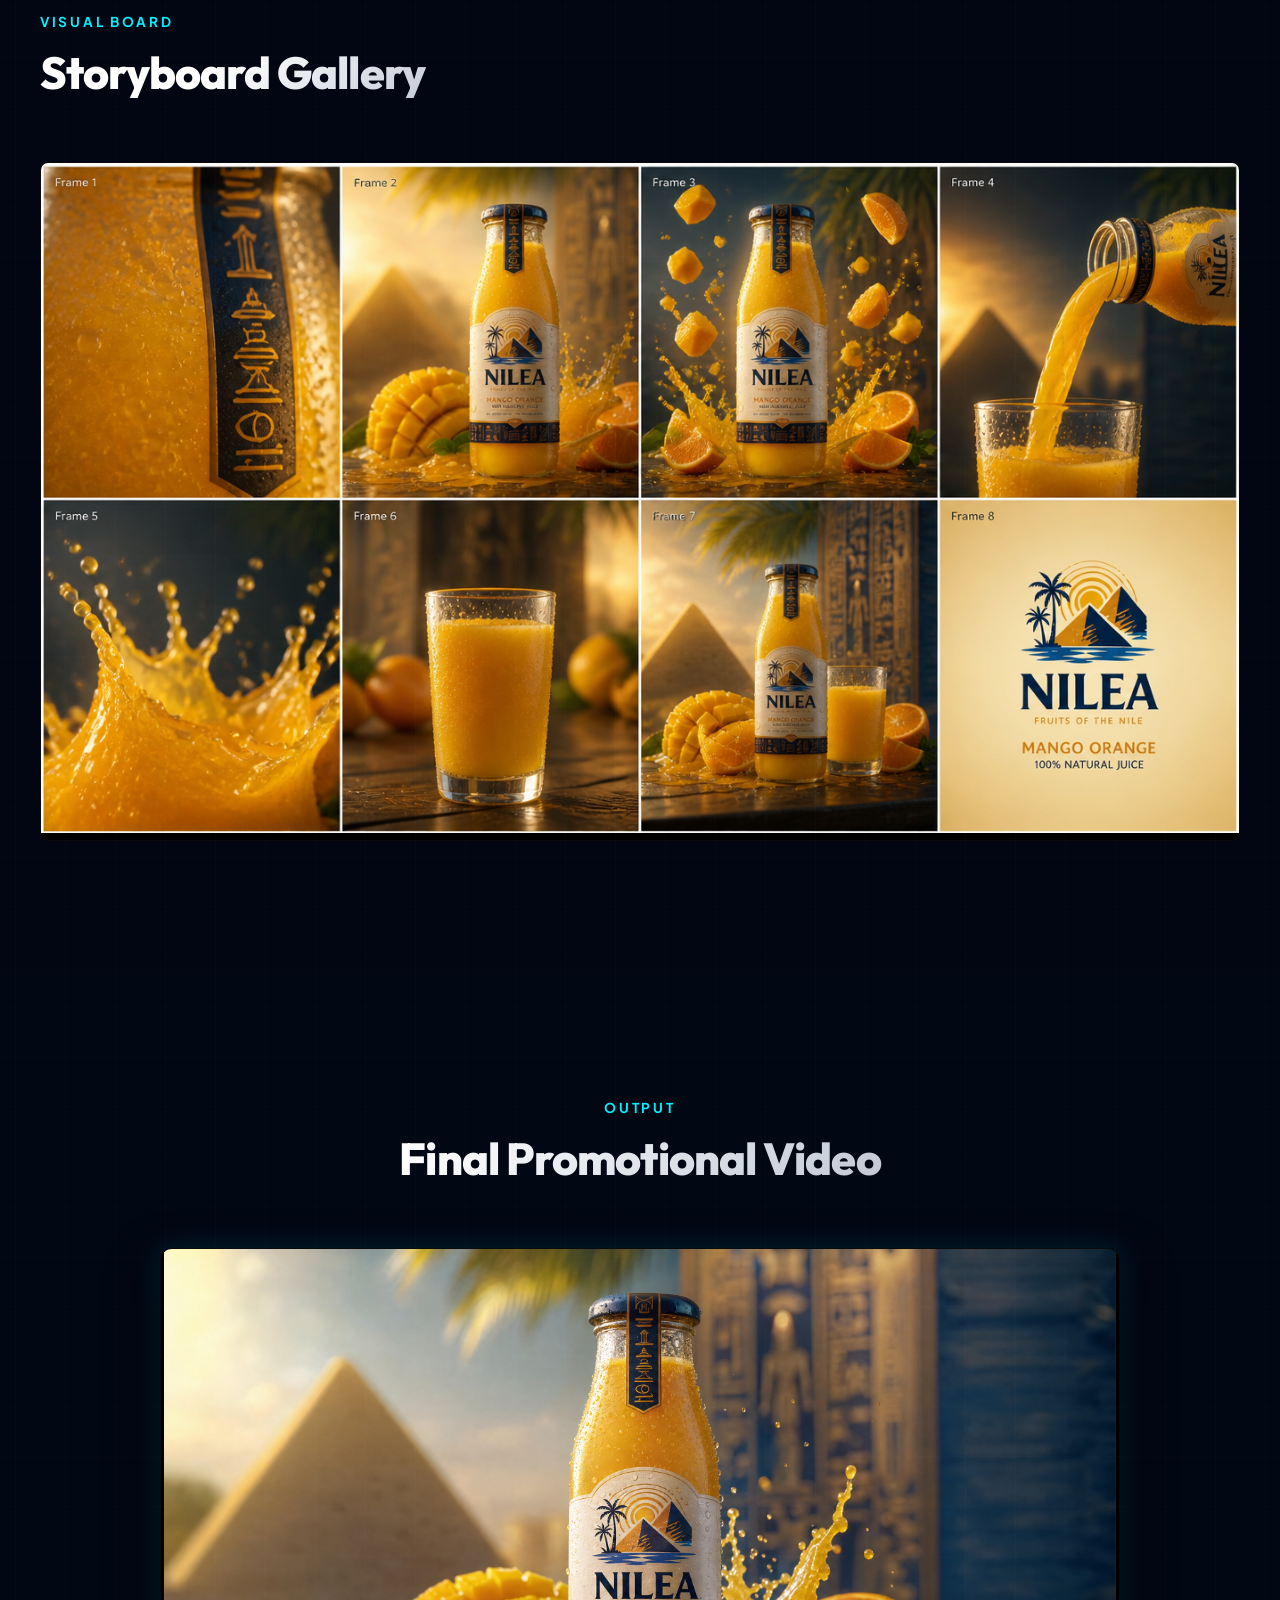
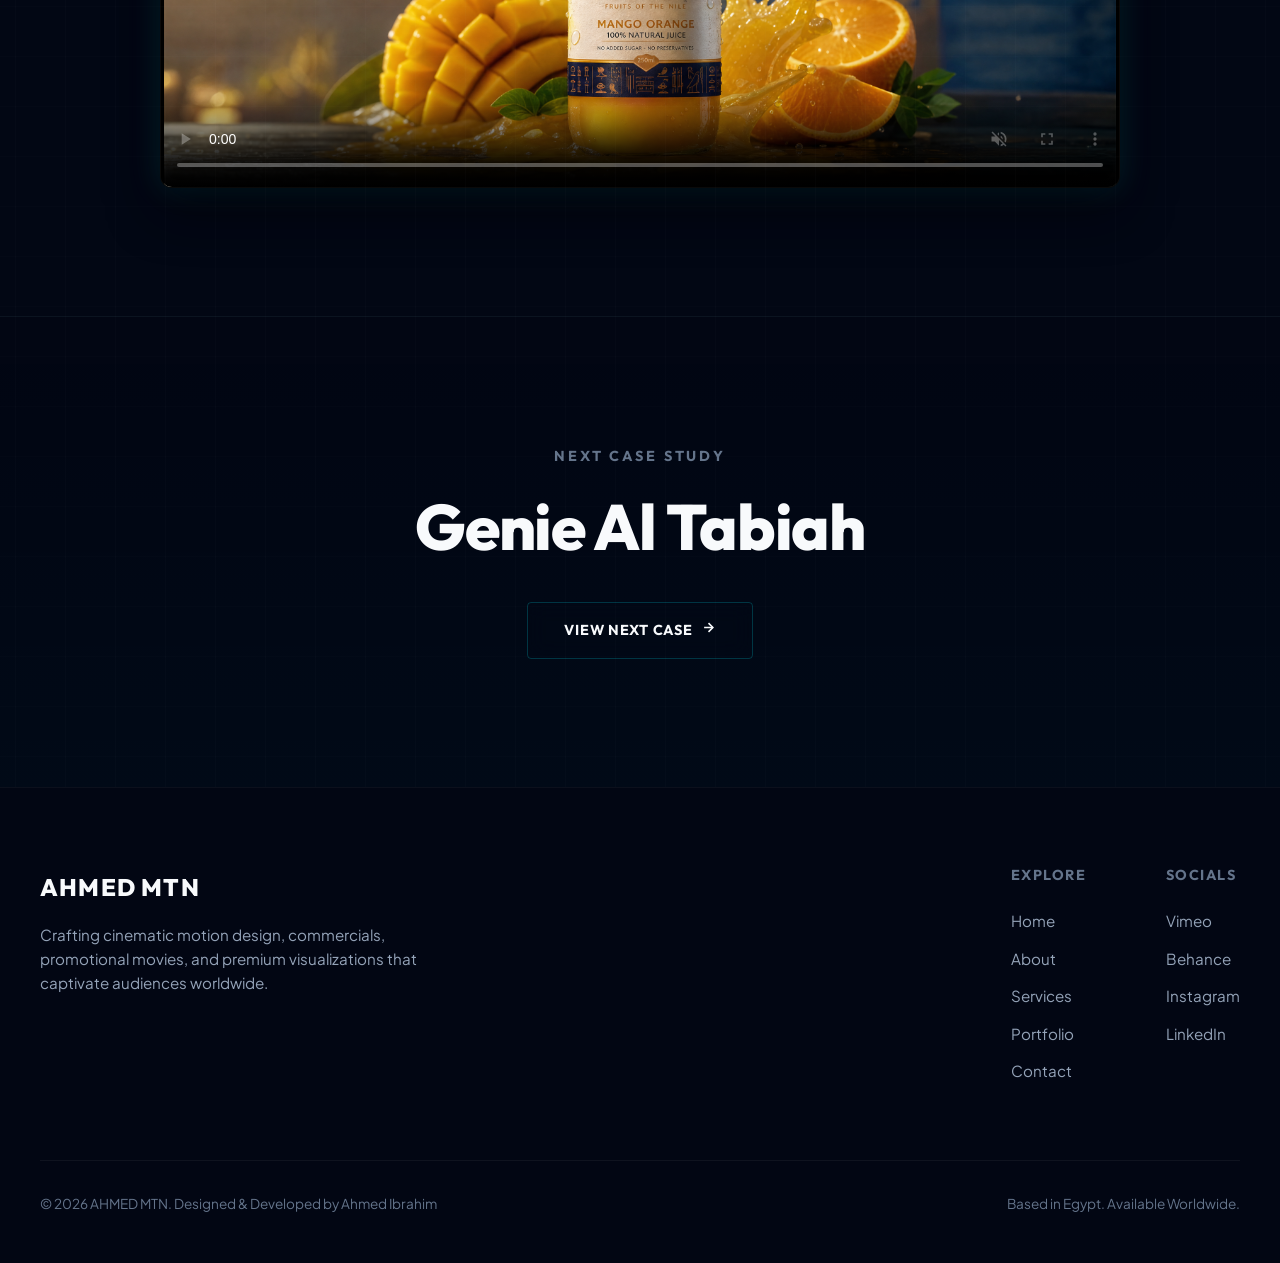
<file: project-nilea.html>
<!DOCTYPE html>
<html lang="en">
<head>
  <meta charset="UTF-8">
  <script>(function(){try{var t=localStorage.getItem('theme');if(t==='light'){document.documentElement.setAttribute('data-theme','light');}var l=localStorage.getItem('lang');if(l==='ar'){document.documentElement.setAttribute('lang','ar');document.documentElement.setAttribute('dir','rtl');}}catch(e){}})();</script>
  <!-- Google Analytics: replace G-XXXXXXXXXX with your real GA4 Measurement ID to activate -->
  <script async src="https://www.googletagmanager.com/gtag/js?id=G-XXXXXXXXXX"></script>
  <script>
    window.dataLayer = window.dataLayer || [];
    function gtag(){dataLayer.push(arguments);}
    gtag('js', new Date());
    gtag('config', 'G-XXXXXXXXXX');
  </script>
  <meta name="viewport" content="width=device-width, initial-scale=1.0">
  <title>NILEA Case Study | AHMED MTN</title>
  <meta name="description" content="Case study of Nilea premium juice cinematic, showcasing macro cinematography, fluid dynamics, and Egyptian visual heritage.">
  
  <!-- Open Graph -->
  <meta property="og:title" content="NILEA Case Study | AHMED MTN">
  <meta property="og:description" content="Product cinematic commercial blending macro liquid simulation and historical Egyptian branding.">
  <meta property="og:type" content="article">
  <meta property="og:url" content="https://calm-kitten-1cd3f3.netlify.app/project-nilea">
  <link rel="canonical" href="https://calm-kitten-1cd3f3.netlify.app/project-nilea">
  <meta name="robots" content="index, follow">
  <meta property="og:image" content="./assets/images/nilea_logo_key.png">
  
  <!-- Stylesheets -->
  <link rel="stylesheet" href="./assets/css/main.css">
  <link rel="stylesheet" href="./assets/css/layout.css">
  <link rel="stylesheet" href="./assets/css/components.css">
  <link rel="stylesheet" href="./assets/css/pages.css">
  <link rel="icon" type="image/svg+xml" href="data:image/svg+xml,%3Csvg xmlns='http://www.w3.org/2000/svg' viewBox='0 0 64 64'%3E%3Cdefs%3E%3ClinearGradient id='g' x1='0' y1='0' x2='1' y2='1'%3E%3Cstop offset='0%25' stop-color='%2300f0ff'/%3E%3Cstop offset='100%25' stop-color='%230072ff'/%3E%3C/linearGradient%3E%3C/defs%3E%3Crect width='64' height='64' rx='16' fill='%23020613'/%3E%3Ctext x='32' y='46' font-family='Arial, sans-serif' font-size='36' font-weight='800' fill='url(%23g)' text-anchor='middle'%3EA%3C/text%3E%3C/svg%3E">
</head>
<body>

  <!-- Page Preloader -->
  <div id="preloader">
    <div class="loader-content">
      <div class="loader-logo" data-i18n="loader_nilea">CASE STUDY: NILEA</div>
      <div class="loader-line-wrap">
        <div class="loader-line"></div>
      </div>
    </div>
  </div>

  <!-- Ambient Canvas Background -->
  <canvas id="particles-canvas"></canvas>
  <div class="grid-overlay"></div>

  <!-- Header Nav -->
  <header>
    <div class="container nav-container">
      <a href="./index.html" class="logo magnetic">
        AHMED MTN <span class="logo-dot"></span>
      </a>
      <nav>
        <a href="./index.html" class="nav-link" data-i18n="nav_home">Home</a>
        <a href="./about.html" class="nav-link" data-i18n="nav_about">About</a>
        <a href="./services.html" class="nav-link" data-i18n="nav_services">Services</a>
        <a href="./portfolio.html" class="nav-link active" data-i18n="nav_portfolio">Portfolio</a>
        <a href="./contact.html" class="nav-link" data-i18n="nav_contact">Contact</a>
      </nav>
      <button class="theme-toggle" id="themeToggle" aria-label="Toggle light and dark mode">
        <svg class="icon-sun" viewBox="0 0 24 24" fill="none" stroke="currentColor" stroke-width="2" stroke-linecap="round" stroke-linejoin="round"><circle cx="12" cy="12" r="5"></circle><line x1="12" y1="1" x2="12" y2="3"></line><line x1="12" y1="21" x2="12" y2="23"></line><line x1="4.22" y1="4.22" x2="5.64" y2="5.64"></line><line x1="18.36" y1="18.36" x2="19.78" y2="19.78"></line><line x1="1" y1="12" x2="3" y2="12"></line><line x1="21" y1="12" x2="23" y2="12"></line><line x1="4.22" y1="19.78" x2="5.64" y2="18.36"></line><line x1="18.36" y1="5.64" x2="19.78" y2="4.22"></line></svg>
        <svg class="icon-moon" viewBox="0 0 24 24" fill="none" stroke="currentColor" stroke-width="2" stroke-linecap="round" stroke-linejoin="round"><path d="M21 12.79A9 9 0 1 1 11.21 3 7 7 0 0 0 21 12.79z"></path></svg>
      </button>
      <button class="theme-toggle lang-toggle" id="langToggle" aria-label="Toggle Arabic and English">
        <span class="lang-label">AR</span>
      </button>
      <button class="menu-btn" aria-label="Toggle Menu">
        <span></span>
        <span></span>
        <span></span>
      </button>
    </div>
  </header>

  <!-- Mobile Navigation Overlay -->
  <div class="mobile-nav">
    <a href="./index.html" class="nav-link" data-i18n="nav_home">Home</a>
    <a href="./about.html" class="nav-link" data-i18n="nav_about">About</a>
    <a href="./services.html" class="nav-link" data-i18n="nav_services">Services</a>
    <a href="./portfolio.html" class="nav-link active" data-i18n="nav_portfolio">Portfolio</a>
    <a href="./contact.html" class="nav-link" data-i18n="nav_contact">Contact</a>
  </div>

  <!-- Full Width Autoplay Muted Video Hero -->
  <section class="project-hero" style="padding: 0;">
    <video class="project-hero-video" autoplay loop muted playsinline preload="auto">
      <source src="https://d8j0ntlcm91z4.cloudfront.net/user_3F4cOvjAKKe8yfZ2ZMrFuukZhbi/hf_20260705_171101_e5b94245-4303-44ae-beda-ccf69012be54.mp4" type="video/mp4">
    </video>
    <div class="container">
      <span class="project-hero-category" data-i18n="nilea_hero_category">Product Cinematic</span>
      <h1 class="project-hero-title" data-i18n="nilea_hero_title">Nilea</h1>
    </div>
  </section>

  <!-- Case study Overview & Side Specs -->
  <section class="project-details-section">
    <div class="container">
      
      <div class="project-meta-grid reveal">
        <div>
          <div class="meta-item-label" data-i18n="meta_client">Client</div>
          <div class="meta-item-value" data-i18n="nilea_client">Nilea Premium Juices</div>
        </div>
        <div>
          <div class="meta-item-label" data-i18n="meta_duration">Duration</div>
          <div class="meta-item-value" data-i18n="nilea_duration">15 Seconds</div>
        </div>
        <div>
          <div class="meta-item-label" data-i18n="meta_style">Style</div>
          <div class="meta-item-value" data-i18n="nilea_style">Macro Product Film</div>
        </div>
        <div>
          <div class="meta-item-label" data-i18n="meta_message">Main Message</div>
          <div class="meta-item-value" data-i18n="nilea_message">Fruits Of The Nile</div>
        </div>
      </div>

      <div class="project-overview-layout reveal">
        <div class="project-overview-content">
          <h3 data-i18n="project_overview_title">Project Overview</h3>
          <div style="border-radius: 12px; overflow: hidden; margin: 1.5rem 0; border: 1px solid var(--border-glass);">
            <img src="./assets/images/nilea_logo_key.png" alt="Nilea Product & Logo" style="width: 100%; height: auto; display: block;">
          </div>
          <p data-i18n="nilea_overview_p1">Nilea is a luxury Egyptian juice brand, inspired by the historical fruit fields of the Nile delta. The brand centers around ancient Egyptian history, organic freshness, and royal heritage.</p>
          <p data-i18n="nilea_overview_p2">The goal of this commercial was to formulate a highly luxurious, macro cinematic production showcasing the package design, intricate gold-engraved details, and dynamic fruit collisions.</p>

          <h3 style="margin-top: 3rem;" data-i18n="client_brief_title">Client Brief</h3>
          <p data-i18n="nilea_brief_p1">The campaign guidelines highlighted fresh splashes, macro droplets, premium textures, and traditional heritage iconography. The presentation needed to look extremely prestigious and clean, avoiding generic commercial setups.</p>
          <p data-i18n="nilea_brief_p2">We designed slow-motion liquid simulations reacting to glass surfaces, mapping gold hieroglyphs onto 3D bottle geometry, and using macro lighting to highlight fresh juice swirls and product facets.</p>
        </div>

        <div class="project-overview-sidebar">
          <div class="sidebar-heading" data-i18n="production_stack_label">Production Stack</div>
          <ul class="tools-list">
            <li class="tool-badge">Cinema 4D</li>
            <li class="tool-badge">Redshift Render</li>
            <li class="tool-badge">RealFlow</li>
            <li class="tool-badge">After Effects</li>
            <li class="tool-badge">Photoshop</li>
          </ul>
        </div>
      </div>

    </div>
  </section>

  <!-- Creative Process Horizontal Timeline -->
  <section class="process-section" style="background: rgba(5, 10, 24, 0.3);">
    <div class="container">
      <div class="section-header reveal">
        <span class="section-subtitle" data-i18n="tl_subtitle">Methodology</span>
        <h2 class="section-title gradient-text" data-i18n="tl_title">Creative Process Timeline</h2>
      </div>

      <div class="timeline-horizontal reveal">
        <div class="timeline-step">
          <div class="step-number">01</div>
          <h4 class="step-title" data-i18n="tl_step1_title">Brief</h4>
          <p class="step-desc" data-i18n="tl_step1_desc">Aligning project goals, marketing aims and technical benchmarks.</p>
        </div>
        <div class="timeline-step">
          <div class="step-number">02</div>
          <h4 class="step-title" data-i18n="tl_step2_title">Research</h4>
          <p class="step-desc" data-i18n="tl_step2_desc">Analyzing competitors, visual trends, and design languages.</p>
        </div>
        <div class="timeline-step">
          <div class="step-number">03</div>
          <h4 class="step-title" data-i18n="tl_step3_title">Storyboard</h4>
          <p class="step-desc" data-i18n="tl_step3_desc">Sketching frames to define the visual narrative flow.</p>
        </div>
        <div class="timeline-step">
          <div class="step-number">04</div>
          <h4 class="step-title" data-i18n="tl_step4_title">Design</h4>
          <p class="step-desc" data-i18n="tl_step4_desc">Creating vector layouts, color palettes, and UI models.</p>
        </div>
        <div class="timeline-step">
          <div class="step-number">05</div>
          <h4 class="step-title" data-i18n="tl_step5_title">Animation</h4>
          <p class="step-desc" data-i18n="tl_step5_desc">Bringing assets to life with curves, pacing and dynamics.</p>
        </div>
        <div class="timeline-step">
          <div class="step-number">06</div>
          <h4 class="step-title" data-i18n="tl_step6_title">Rendering</h4>
          <p class="step-desc" data-i18n="tl_step6_desc">Exporting in high resolutions, adding motion blur & glow filters.</p>
        </div>
        <div class="timeline-step">
          <div class="step-number">07</div>
          <h4 class="step-title" data-i18n="tl_step7_title">Delivery</h4>
          <p class="step-desc" data-i18n="tl_step7_desc">Providing final formats tailored to social platforms.</p>
        </div>
      </div>
    </div>
  </section>

  <!-- Storyboard & Key Visual Gallery -->
  <section class="gallery-section">
    <div class="container">
      <div class="section-header reveal">
        <span class="section-subtitle" data-i18n="gallery_subtitle">Visual Board</span>
        <h2 class="section-title gradient-text" data-i18n="gallery_title">Storyboard Gallery</h2>
      </div>

      <div class="storyboard-grid reveal" style="grid-template-columns: 1fr;">
        <div class="gallery-item" data-lightbox style="aspect-ratio: auto; height: auto;">
          <img src="./assets/images/nilea_storyboard_grid.png" alt="Nilea Storyboard Grid" style="width: 100%; height: auto;">
        </div>
      </div>
    </div>
  </section>

  <!-- Final Video Showcase Section -->
  <section class="final-video-section" style="background: rgba(5, 10, 24, 0.3);">
    <div class="container">
      <div class="section-header reveal" style="text-align: center; max-width: none; margin-bottom: 2rem;">
        <span class="section-subtitle" data-i18n="final_video_subtitle">Output</span>
        <h2 class="section-title gradient-text" data-i18n="final_video_title">Final Promotional Video</h2>
      </div>

      <div class="final-video-container reveal">
        <video controls loop muted playsinline preload="auto" poster="./assets/images/nilea_logo_key.png">
          <source src="https://d8j0ntlcm91z4.cloudfront.net/user_3F4cOvjAKKe8yfZ2ZMrFuukZhbi/hf_20260705_171101_e5b94245-4303-44ae-beda-ccf69012be54.mp4" type="video/mp4">
          Your browser does not support the video tag.
        </video>
      </div>
    </div>
  </section>

  <!-- Next Project Banner Navigation -->
  <section class="next-project-banner">
    <div class="container reveal">
      <span class="next-project-label" data-i18n="next_case_label">Next Case Study</span>
      <a href="./project-genie.html" class="magnetic">
        <h2 class="next-project-title" data-i18n="nilea_next_name">Genie Al Tabiah</h2>
      </a>
      <div class="magnetic-wrap">
        <a href="./project-genie.html" class="btn btn-secondary magnetic">
          <span data-i18n="btn_view_next_case">View Next Case</span>
          <span class="btn-icon">
            <svg width="15" height="15" viewBox="0 0 24 24" fill="none" stroke="currentColor" stroke-width="2.5"><line x1="5" y1="12" x2="19" y2="12"></line><polyline points="12 5 19 12 12 19"></polyline></svg>
          </span>
        </a>
      </div>
    </div>
  </section>

  <!-- Footer -->
  <footer>
    <div class="container">
      <div class="footer-content">
        <div class="footer-brand">
          <div class="footer-logo">AHMED MTN<span class="logo-dot"></span></div>
          <p class="footer-desc" data-i18n="footer_desc">Crafting cinematic motion design, commercials, promotional movies, and premium visualizations that captivate audiences worldwide.</p>
        </div>
        <div class="footer-links">
          <div class="footer-group">
            <h4 data-i18n="footer_explore">Explore</h4>
            <ul>
              <li><a href="./index.html" data-i18n="nav_home">Home</a></li>
              <li><a href="./about.html" data-i18n="nav_about">About</a></li>
              <li><a href="./services.html" data-i18n="nav_services">Services</a></li>
              <li><a href="./portfolio.html" data-i18n="nav_portfolio">Portfolio</a></li>
              <li><a href="./contact.html" data-i18n="nav_contact">Contact</a></li>
            </ul>
          </div>
          <div class="footer-group">
            <h4 data-i18n="footer_socials">Socials</h4>
            <ul>
              <li><a href="#" target="_blank" class="magnetic">Vimeo</a></li>
              <li><a href="#" target="_blank" class="magnetic">Behance</a></li>
              <li><a href="https://www.instagram.com/ahmed_mtn_675" target="_blank" class="magnetic">Instagram</a></li>
              <li><a href="#" target="_blank" class="magnetic">LinkedIn</a></li>
            </ul>
          </div>
        </div>
      </div>
      <div class="footer-bottom">
        <div class="footer-copy" data-i18n="footer_copy">
          &copy; 2026 AHMED MTN. Designed & Developed by Ahmed Ibrahim
        </div>
        <div data-i18n="footer_location">
          Based in Egypt. Available Worldwide.
        </div>
      </div>
    </div>
  </footer>

  <!-- Scroll Progress Indicator -->
  <div class="scroll-progress-wrap">
    <svg class="progress-circle" width="100%" height="100%" viewBox="-1 -1 102 102">
      <path d="M50,1 a49,49 0 0,1 0,98 a49,49 0 0,1 0,-98"/>
    </svg>
    <svg class="arrow" viewBox="0 0 24 24"><path d="M4 12l1.41 1.41L11 7.83V20h2V7.83l5.58 5.59L20 12l-8-8-8 8z"/></svg>
  </div>

  <!-- Lightbox scripts depend on main script loading first -->
  <script src="./assets/js/main.js"></script>
  <script src="./assets/js/particles.js"></script>
  <script src="./assets/js/lightbox.js"></script>
</body>
</html>
</file>
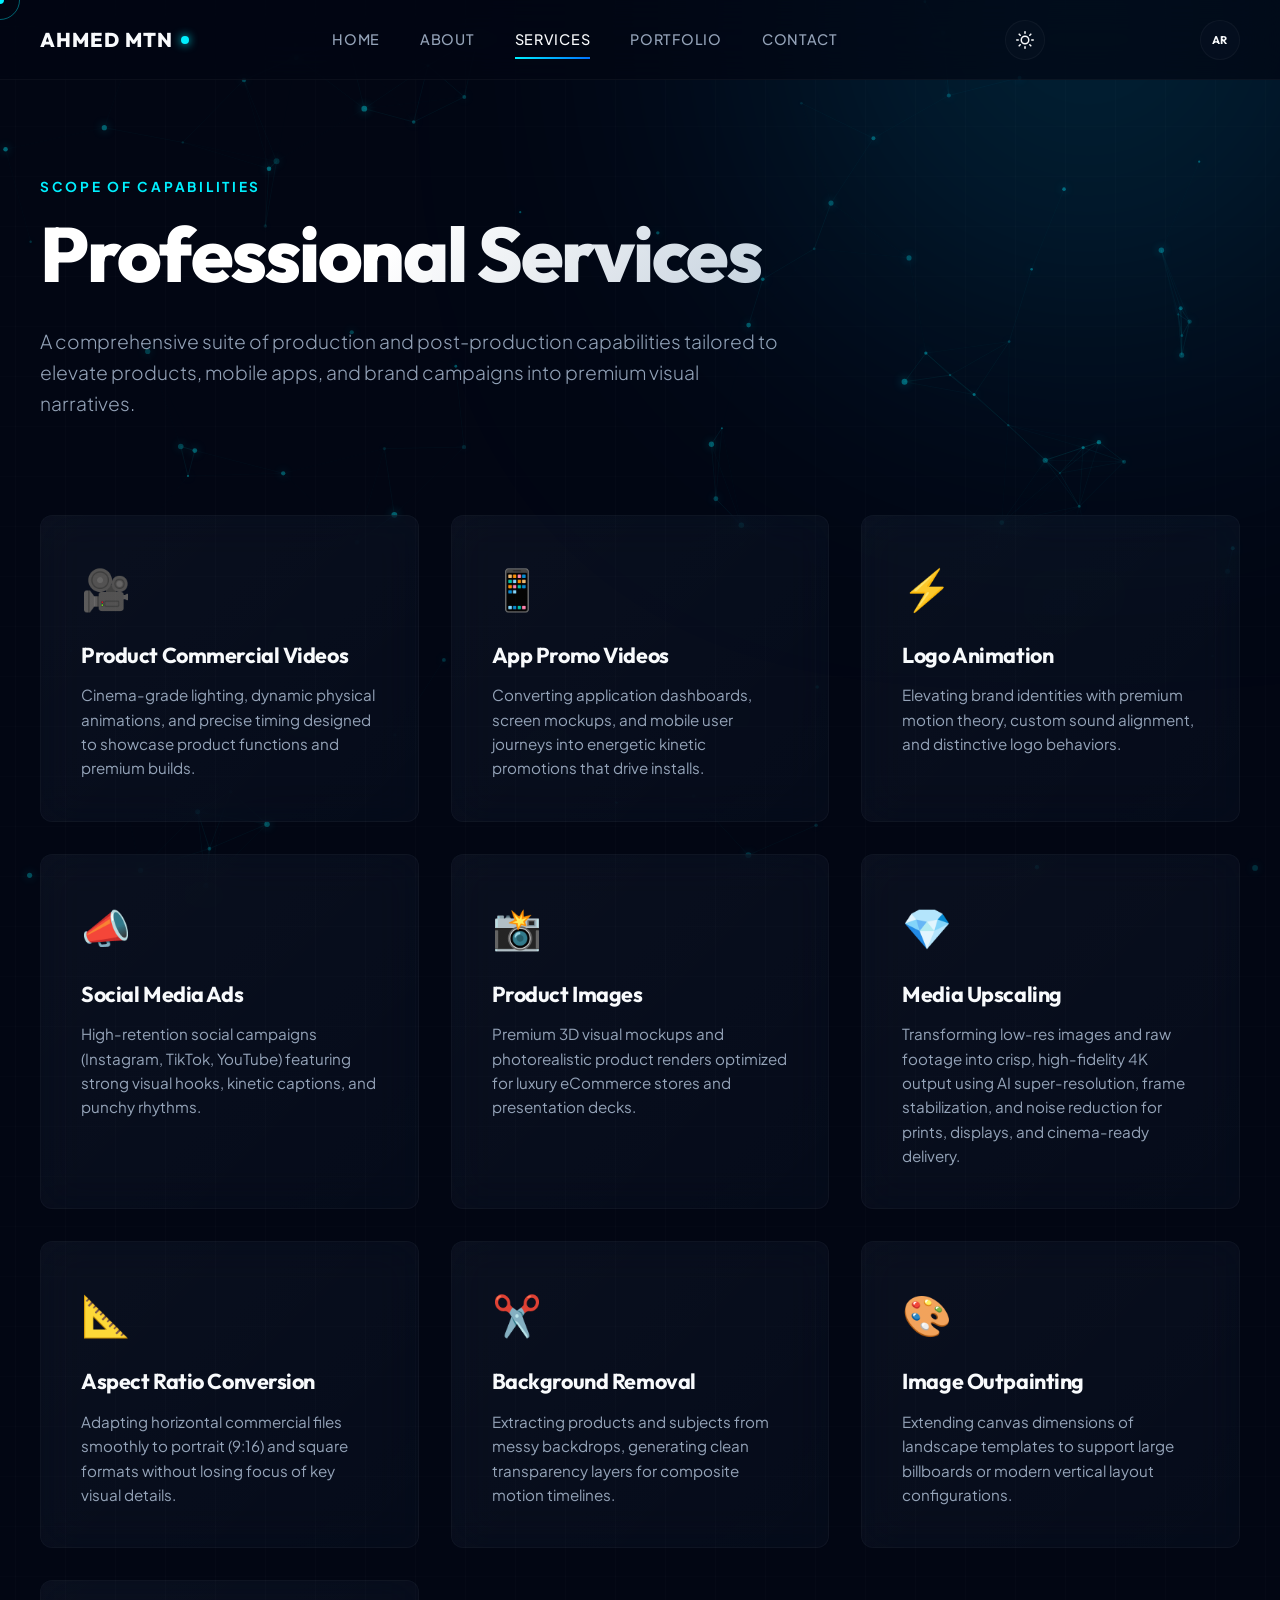
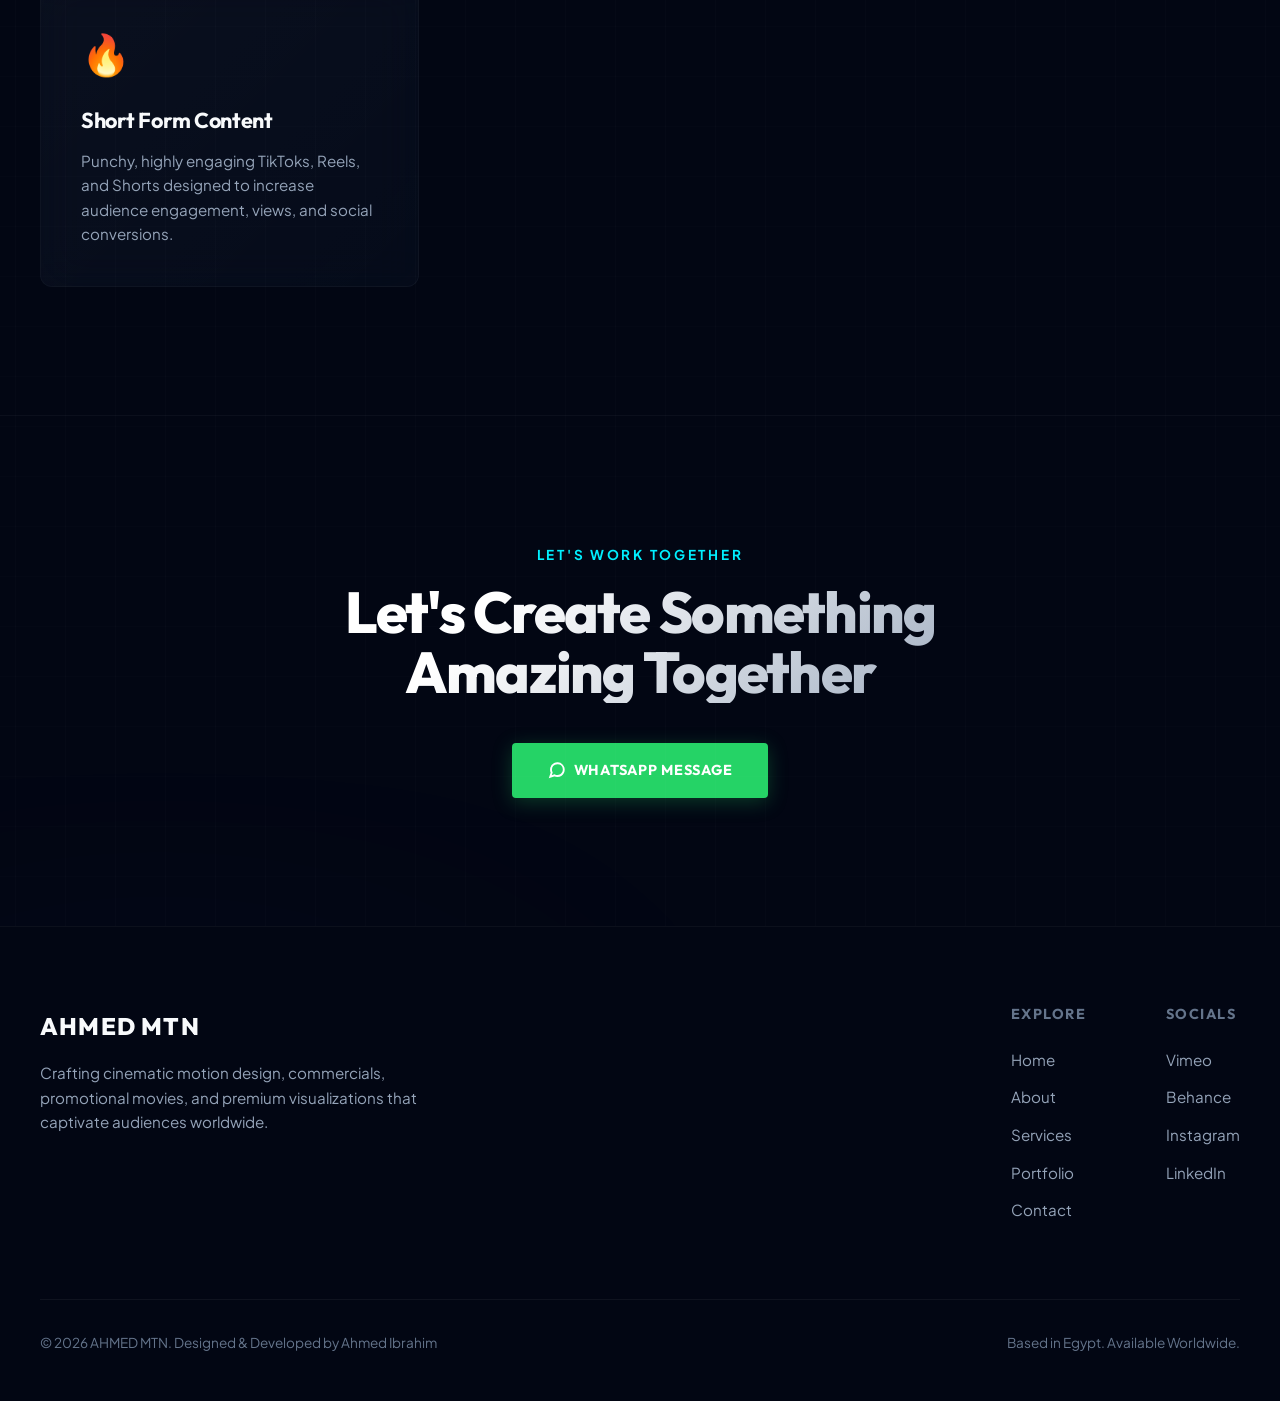
<file: services.html>
<!DOCTYPE html>
<html lang="en">
<head>
  <meta charset="UTF-8">
  <script>(function(){try{var t=localStorage.getItem('theme');if(t==='light'){document.documentElement.setAttribute('data-theme','light');}var l=localStorage.getItem('lang');if(l==='ar'){document.documentElement.setAttribute('lang','ar');document.documentElement.setAttribute('dir','rtl');}}catch(e){}})();</script>
  <!-- Google Analytics: replace G-XXXXXXXXXX with your real GA4 Measurement ID to activate -->
  <script async src="https://www.googletagmanager.com/gtag/js?id=G-XXXXXXXXXX"></script>
  <script>
    window.dataLayer = window.dataLayer || [];
    function gtag(){dataLayer.push(arguments);}
    gtag('js', new Date());
    gtag('config', 'G-XXXXXXXXXX');
  </script>
  <meta name="viewport" content="width=device-width, initial-scale=1.0">
  <title>Services | AHMED MTN</title>
  <meta name="description" content="Discover 10 specialized motion design and media production services offered by Ahmed MTN, from cinematic video commercials to AI-assisted enhancements.">
  
  <!-- Open Graph -->
  <meta property="og:title" content="Services | AHMED MTN">
  <meta property="og:description" content="Premium motion graphics, product commercials, logo animations, and advanced video post-production services.">
  <meta property="og:type" content="website">
  <meta property="og:url" content="https://calm-kitten-1cd3f3.netlify.app/services">
  <link rel="canonical" href="https://calm-kitten-1cd3f3.netlify.app/services">
  <meta name="robots" content="index, follow">
  
  <!-- Stylesheets -->
  <link rel="stylesheet" href="./assets/css/main.css">
  <link rel="stylesheet" href="./assets/css/layout.css">
  <link rel="stylesheet" href="./assets/css/components.css">
  <link rel="stylesheet" href="./assets/css/pages.css">
  <link rel="icon" type="image/svg+xml" href="data:image/svg+xml,%3Csvg xmlns='http://www.w3.org/2000/svg' viewBox='0 0 64 64'%3E%3Cdefs%3E%3ClinearGradient id='g' x1='0' y1='0' x2='1' y2='1'%3E%3Cstop offset='0%25' stop-color='%2300f0ff'/%3E%3Cstop offset='100%25' stop-color='%230072ff'/%3E%3C/linearGradient%3E%3C/defs%3E%3Crect width='64' height='64' rx='16' fill='%23020613'/%3E%3Ctext x='32' y='46' font-family='Arial, sans-serif' font-size='36' font-weight='800' fill='url(%23g)' text-anchor='middle'%3EA%3C/text%3E%3C/svg%3E">
</head>
<body>

  <!-- Page Preloader -->
  <div id="preloader">
    <div class="loader-content">
      <div class="loader-logo" data-i18n="loader_services">SERVICES</div>
      <div class="loader-line-wrap">
        <div class="loader-line"></div>
      </div>
    </div>
  </div>

  <!-- Ambient Canvas Background -->
  <canvas id="particles-canvas"></canvas>
  <div class="grid-overlay"></div>

  <!-- Background Glow Blobs -->
  <div class="bg-glow-blobs">
    <div class="glow-blob glow-1"></div>
    <div class="glow-blob glow-2"></div>
  </div>

  <!-- Header Nav -->
  <header>
    <div class="container nav-container">
      <a href="./index.html" class="logo magnetic">
        AHMED MTN <span class="logo-dot"></span>
      </a>
      <nav>
        <a href="./index.html" class="nav-link" data-i18n="nav_home">Home</a>
        <a href="./about.html" class="nav-link" data-i18n="nav_about">About</a>
        <a href="./services.html" class="nav-link active" data-i18n="nav_services">Services</a>
        <a href="./portfolio.html" class="nav-link" data-i18n="nav_portfolio">Portfolio</a>
        <a href="./contact.html" class="nav-link" data-i18n="nav_contact">Contact</a>
      </nav>
      <button class="theme-toggle" id="themeToggle" aria-label="Toggle light and dark mode">
        <svg class="icon-sun" viewBox="0 0 24 24" fill="none" stroke="currentColor" stroke-width="2" stroke-linecap="round" stroke-linejoin="round"><circle cx="12" cy="12" r="5"></circle><line x1="12" y1="1" x2="12" y2="3"></line><line x1="12" y1="21" x2="12" y2="23"></line><line x1="4.22" y1="4.22" x2="5.64" y2="5.64"></line><line x1="18.36" y1="18.36" x2="19.78" y2="19.78"></line><line x1="1" y1="12" x2="3" y2="12"></line><line x1="21" y1="12" x2="23" y2="12"></line><line x1="4.22" y1="19.78" x2="5.64" y2="18.36"></line><line x1="18.36" y1="5.64" x2="19.78" y2="4.22"></line></svg>
        <svg class="icon-moon" viewBox="0 0 24 24" fill="none" stroke="currentColor" stroke-width="2" stroke-linecap="round" stroke-linejoin="round"><path d="M21 12.79A9 9 0 1 1 11.21 3 7 7 0 0 0 21 12.79z"></path></svg>
      </button>
      <button class="theme-toggle lang-toggle" id="langToggle" aria-label="Toggle Arabic and English">
        <span class="lang-label">AR</span>
      </button>
      <button class="menu-btn" aria-label="Toggle Menu">
        <span></span>
        <span></span>
        <span></span>
      </button>
    </div>
  </header>

  <!-- Mobile Navigation Overlay -->
  <div class="mobile-nav">
    <a href="./index.html" class="nav-link" data-i18n="nav_home">Home</a>
    <a href="./about.html" class="nav-link" data-i18n="nav_about">About</a>
    <a href="./services.html" class="nav-link active" data-i18n="nav_services">Services</a>
    <a href="./portfolio.html" class="nav-link" data-i18n="nav_portfolio">Portfolio</a>
    <a href="./contact.html" class="nav-link" data-i18n="nav_contact">Contact</a>
  </div>

  <!-- Services Hero -->
  <section class="services-hero" style="margin-top: 80px; padding: 6rem 0 3rem 0;">
    <div class="container reveal">
      <span class="section-subtitle" data-i18n="svc_hero_subtitle">Scope of Capabilities</span>
      <h1 class="hero-title gradient-text" style="font-size: clamp(3.5rem, 6vw, 6rem); margin-bottom: 2rem;" data-i18n="svc_hero_title">Professional Services</h1>
      <p class="hero-desc" style="max-width: 750px;" data-i18n="svc_hero_desc">A comprehensive suite of production and post-production capabilities tailored to elevate products, mobile apps, and brand campaigns into premium visual narratives.</p>
    </div>
  </section>

  <!-- Services Grid -->
  <section class="services-detail" style="padding-top: 0;">
    <div class="container">
      <div class="services-grid reveal" style="grid-template-columns: repeat(auto-fill, minmax(280px, 1fr));">
        
        <!-- Service 1 -->
        <div class="glass-card service-card">
          <div class="service-icon">🎥</div>
          <h3 class="service-title" data-i18n="svc1_title">Product Commercial Videos</h3>
          <p class="service-desc" data-i18n="svc1_desc">Cinema-grade lighting, dynamic physical animations, and precise timing designed to showcase product functions and premium builds.</p>
        </div>

        <!-- Service 2 -->
        <div class="glass-card service-card">
          <div class="service-icon">📱</div>
          <h3 class="service-title" data-i18n="svc2_title">App Promo Videos</h3>
          <p class="service-desc" data-i18n="svc2_desc">Converting application dashboards, screen mockups, and mobile user journeys into energetic kinetic promotions that drive installs.</p>
        </div>

        <!-- Service 3 -->
        <div class="glass-card service-card">
          <div class="service-icon">⚡</div>
          <h3 class="service-title" data-i18n="svc3_title">Logo Animation</h3>
          <p class="service-desc" data-i18n="svc3_desc">Elevating brand identities with premium motion theory, custom sound alignment, and distinctive logo behaviors.</p>
        </div>

        <!-- Service 4 -->
        <div class="glass-card service-card">
          <div class="service-icon">📣</div>
          <h3 class="service-title" data-i18n="svc4_title">Social Media Ads</h3>
          <p class="service-desc" data-i18n="svc4_desc">High-retention social campaigns (Instagram, TikTok, YouTube) featuring strong visual hooks, kinetic captions, and punchy rhythms.</p>
        </div>

        <!-- Service 5 -->
        <div class="glass-card service-card">
          <div class="service-icon">📸</div>
          <h3 class="service-title" data-i18n="svc5_title">Product Images</h3>
          <p class="service-desc" data-i18n="svc5_desc">Premium 3D visual mockups and photorealistic product renders optimized for luxury eCommerce stores and presentation decks.</p>
        </div>

        <!-- Service 6 -->
        <div class="glass-card service-card">
          <div class="service-icon">💎</div>
          <h3 class="service-title" data-i18n="svc6_title">Media Upscaling</h3>
          <p class="service-desc" data-i18n="svc6_desc">Transforming low-res images and raw footage into crisp, high-fidelity 4K output using AI super-resolution, frame stabilization, and noise reduction for prints, displays, and cinema-ready delivery.</p>
        </div>

        <!-- Service 7 -->
        <div class="glass-card service-card">
          <div class="service-icon">📐</div>
          <h3 class="service-title" data-i18n="svc7_title">Aspect Ratio Conversion</h3>
          <p class="service-desc" data-i18n="svc7_desc">Adapting horizontal commercial files smoothly to portrait (9:16) and square formats without losing focus of key visual details.</p>
        </div>

        <!-- Service 8 -->
        <div class="glass-card service-card">
          <div class="service-icon">✂️</div>
          <h3 class="service-title" data-i18n="svc8_title">Background Removal</h3>
          <p class="service-desc" data-i18n="svc8_desc">Extracting products and subjects from messy backdrops, generating clean transparency layers for composite motion timelines.</p>
        </div>

        <!-- Service 9 -->
        <div class="glass-card service-card">
          <div class="service-icon">🎨</div>
          <h3 class="service-title" data-i18n="svc9_title">Image Outpainting</h3>
          <p class="service-desc" data-i18n="svc9_desc">Extending canvas dimensions of landscape templates to support large billboards or modern vertical layout configurations.</p>
        </div>

        <!-- Service 10 -->
        <div class="glass-card service-card">
          <div class="service-icon">🔥</div>
          <h3 class="service-title" data-i18n="svc10_title">Short Form Content</h3>
          <p class="service-desc" data-i18n="svc10_desc">Punchy, highly engaging TikToks, Reels, and Shorts designed to increase audience engagement, views, and social conversions.</p>
        </div>

      </div>
    </div>
  </section>

  <!-- Contact CTA -->
  <section class="contact-cta" style="border-top: 1px solid var(--border-glass);">
    <div class="container reveal">
      <div style="max-width: 800px; margin: 0 auto; text-align: center;">
        <span class="section-subtitle" data-i18n="idx_cta_subtitle">Let's Work Together</span>
        <h2 class="hero-title gradient-text" style="font-size: clamp(2rem, 4.5vw, 4rem); margin-bottom: 2.5rem;" data-i18n="idx_cta_title">Let's Create Something Amazing Together</h2>
        <div class="magnetic-wrap">
          <a href="https://wa.me/201090971246" target="_blank" class="btn btn-whatsapp magnetic">
            <svg width="18" height="18" viewBox="0 0 24 24" fill="none" stroke="currentColor" stroke-width="2.5" style="margin-right: 0.5rem; vertical-align: middle;"><path d="M21 11.5a8.38 8.38 0 0 1-.9 3.8 8.5 8.5 0 0 1-7.6 4.7 8.38 8.38 0 0 1-3.8-.9L3 21l1.9-5.7a8.38 8.38 0 0 1-.9-3.8 8.5 8.5 0 0 1 4.7-7.6 8.38 8.38 0 0 1 3.8-.9h.5a8.48 8.48 0 0 1 8 8v.5z"></path></svg>
            <span data-i18n="btn_whatsapp_msg">WhatsApp Message</span>
          </a>
        </div>
      </div>
    </div>
  </section>

  <!-- Footer -->
  <footer>
    <div class="container">
      <div class="footer-content">
        <div class="footer-brand">
          <div class="footer-logo">AHMED MTN<span class="logo-dot"></span></div>
          <p class="footer-desc" data-i18n="footer_desc">Crafting cinematic motion design, commercials, promotional movies, and premium visualizations that captivate audiences worldwide.</p>
        </div>
        <div class="footer-links">
          <div class="footer-group">
            <h4 data-i18n="footer_explore">Explore</h4>
            <ul>
              <li><a href="./index.html" data-i18n="nav_home">Home</a></li>
              <li><a href="./about.html" data-i18n="nav_about">About</a></li>
              <li><a href="./services.html" data-i18n="nav_services">Services</a></li>
              <li><a href="./portfolio.html" data-i18n="nav_portfolio">Portfolio</a></li>
              <li><a href="./contact.html" data-i18n="nav_contact">Contact</a></li>
            </ul>
          </div>
          <div class="footer-group">
            <h4 data-i18n="footer_socials">Socials</h4>
            <ul>
              <li><a href="#" target="_blank" class="magnetic">Vimeo</a></li>
              <li><a href="#" target="_blank" class="magnetic">Behance</a></li>
              <li><a href="https://www.instagram.com/ahmed_mtn_675" target="_blank" class="magnetic">Instagram</a></li>
              <li><a href="#" target="_blank" class="magnetic">LinkedIn</a></li>
            </ul>
          </div>
        </div>
      </div>
      <div class="footer-bottom">
        <div class="footer-copy" data-i18n="footer_copy">
          &copy; 2026 AHMED MTN. Designed & Developed by Ahmed Ibrahim
        </div>
        <div data-i18n="footer_location">
          Based in Egypt. Available Worldwide.
        </div>
      </div>
    </div>
  </footer>

  <!-- Scroll Progress Indicator -->
  <div class="scroll-progress-wrap">
    <svg class="progress-circle" width="100%" height="100%" viewBox="-1 -1 102 102">
      <path d="M50,1 a49,49 0 0,1 0,98 a49,49 0 0,1 0,-98"/>
    </svg>
    <svg class="arrow" viewBox="0 0 24 24"><path d="M4 12l1.41 1.41L11 7.83V20h2V7.83l5.58 5.59L20 12l-8-8-8 8z"/></svg>
  </div>

  <!-- Scripts -->
  <script src="./assets/js/main.js"></script>
  <script src="./assets/js/particles.js"></script>
</body>
</html>
</file>
<file: assets/css/main.css>
@import url('https://fonts.googleapis.com/css2?family=Outfit:wght@300;400;500;600;700;800&family=Plus+Jakarta+Sans:wght@300;400;500;600;700&family=Cairo:wght@400;500;600;700;800&display=swap');

:root {
  /* Color Palette */
  --bg-darker: #020613;
  --bg-dark: #050a18;
  --bg-card: rgba(11, 20, 38, 0.4);
  --bg-card-hover: rgba(15, 27, 50, 0.6);

  --text-primary: #f8fafc;
  --text-secondary: #94a3b8;
  --text-muted: #64748b;

  --color-accent: #00f0ff;
  --color-accent-glow: rgba(0, 240, 255, 0.15);
  --color-blue-deep: #0072ff;
  --color-blue-deep-glow: rgba(0, 114, 255, 0.15);

  --border-glass: rgba(255, 255, 255, 0.04);
  --border-glass-hover: rgba(0, 240, 255, 0.2);

  /* Surface colors used for header/nav/lightbox/inputs */
  --header-bg: rgba(2, 6, 19, 0.7);
  --header-bg-scrolled: rgba(2, 6, 19, 0.85);
  --overlay-bg: rgba(2, 6, 19, 0.98);
  --lightbox-bg: rgba(2, 6, 19, 0.95);
  --input-bg: rgba(11, 20, 38, 0.4);
  --input-bg-focus: rgba(11, 20, 38, 0.7);
  --fab-bg: rgba(11, 20, 38, 0.6);
  --shadow-color: rgba(0, 0, 0, 0.3);
  --shadow-color-strong: rgba(0, 0, 0, 0.5);
  --grid-line: rgba(255, 255, 255, 0.015);

  /* Particle canvas visibility */
  --particles-opacity: 1;

  /* Fonts */
  --font-heading: 'Outfit', sans-serif;
  --font-body: 'Plus Jakarta Sans', sans-serif;

  /* Transitions */
  --transition-smooth: all 0.5s cubic-bezier(0.16, 1, 0.3, 1);
  --transition-fast: all 0.25s cubic-bezier(0.16, 1, 0.3, 1);
  --transition-bounce: all 0.6s cubic-bezier(0.34, 1.56, 0.64, 1);
}

/* Light Mode Palette */
html[data-theme="light"] {
  --bg-darker: #f4f6fb;
  --bg-dark: #eaeef6;
  --bg-card: rgba(255, 255, 255, 0.6);
  --bg-card-hover: rgba(255, 255, 255, 0.9);

  --text-primary: #0b1220;
  --text-secondary: #47546b;
  --text-muted: #6b7789;

  --color-accent: #0072ff;
  --color-accent-glow: rgba(0, 114, 255, 0.15);
  --color-blue-deep: #0057c7;
  --color-blue-deep-glow: rgba(0, 87, 199, 0.15);

  --border-glass: rgba(11, 18, 32, 0.08);
  --border-glass-hover: rgba(0, 114, 255, 0.3);

  --header-bg: rgba(255, 255, 255, 0.75);
  --header-bg-scrolled: rgba(255, 255, 255, 0.9);
  --overlay-bg: rgba(255, 255, 255, 0.98);
  --lightbox-bg: rgba(10, 14, 26, 0.9);
  --input-bg: rgba(11, 18, 32, 0.04);
  --input-bg-focus: rgba(11, 18, 32, 0.07);
  --fab-bg: rgba(255, 255, 255, 0.8);
  --shadow-color: rgba(20, 30, 55, 0.12);
  --shadow-color-strong: rgba(20, 30, 55, 0.18);
  --grid-line: rgba(11, 18, 32, 0.03);

  --particles-opacity: 0.35;
}

/* CSS Reset */
*, *::before, *::after {
  box-sizing: border-box;
  margin: 0;
  padding: 0;
}

html {
  scroll-behavior: initial; /* Custom smooth scrolling will be implemented */
  scrollbar-width: thin;
  scrollbar-color: var(--color-accent) var(--bg-darker);
  font-size: 16px;
  background-color: var(--bg-darker);
  overflow-x: hidden;
}

body {
  font-family: var(--font-body);
  background-color: var(--bg-darker);
  color: var(--text-primary);
  line-height: 1.6;
  -webkit-font-smoothing: antialiased;
  -moz-osx-font-smoothing: grayscale;
  overflow-x: hidden;
  position: relative;
  transition: background-color 0.4s ease, color 0.4s ease;
}

/* Canvas ambient particles fade differently per theme */
#particles-canvas {
  opacity: var(--particles-opacity);
  transition: opacity 0.4s ease;
}

/* Selection style */
::selection {
  background-color: var(--color-accent);
  color: var(--bg-darker);
  text-shadow: none;
}

/* Custom Scrollbar for Webkit */
::-webkit-scrollbar {
  width: 8px;
  height: 8px;
}

::-webkit-scrollbar-track {
  background: var(--bg-darker);
}

::-webkit-scrollbar-thumb {
  background: rgba(0, 240, 255, 0.2);
  border-radius: 10px;
  border: 2px solid var(--bg-darker);
  transition: var(--transition-fast);
}

::-webkit-scrollbar-thumb:hover {
  background: var(--color-accent);
}

/* Base Headings & Links */
h1, h2, h3, h4, h5, h6 {
  font-family: var(--font-heading);
  font-weight: 700;
  line-height: 1.1;
  letter-spacing: -0.02em;
}

a {
  color: inherit;
  text-decoration: none;
  transition: var(--transition-fast);
}

/* Text Utilities */
.gradient-text {
  background: linear-gradient(135deg, #ffffff 30%, var(--text-secondary) 100%);
  -webkit-background-clip: text;
  -webkit-text-fill-color: transparent;
  background-clip: text;
}

.accent-text-glow {
  background: linear-gradient(135deg, var(--color-accent) 0%, var(--color-blue-deep) 100%);
  -webkit-background-clip: text;
  -webkit-text-fill-color: transparent;
  background-clip: text;
  text-shadow: 0 0 30px var(--color-accent-glow);
}

.reveal {
  opacity: 0;
  transform: translateY(30px);
  transition: opacity 1.2s cubic-bezier(0.16, 1, 0.3, 1), transform 1.2s cubic-bezier(0.16, 1, 0.3, 1);
}

.reveal.revealed {
  opacity: 1;
  transform: translateY(0);
}

.reveal-scale {
  opacity: 0;
  transform: scale(0.95);
  transition: opacity 1.2s cubic-bezier(0.16, 1, 0.3, 1), transform 1.2s cubic-bezier(0.16, 1, 0.3, 1);
}

.reveal-scale.revealed {
  opacity: 1;
  transform: scale(1);
}

.reveal-left {
  opacity: 0;
  transform: translateX(-40px);
  transition: opacity 1.2s cubic-bezier(0.16, 1, 0.3, 1), transform 1.2s cubic-bezier(0.16, 1, 0.3, 1);
}

.reveal-left.revealed {
  opacity: 1;
  transform: translateX(0);
}

.reveal-right {
  opacity: 0;
  transform: translateX(40px);
  transition: opacity 1.2s cubic-bezier(0.16, 1, 0.3, 1), transform 1.2s cubic-bezier(0.16, 1, 0.3, 1);
}

.reveal-right.revealed {
  opacity: 1;
  transform: translateX(0);
}

.delay-100 { transition-delay: 0.1s; }
.delay-200 { transition-delay: 0.2s; }
.delay-300 { transition-delay: 0.3s; }
.delay-400 { transition-delay: 0.4s; }
.delay-500 { transition-delay: 0.5s; }

/* ---------------------------------------------------------------------- */
/* RTL (Arabic) support                                                    */
/* Flexbox rows already mirror automatically based on the dir attribute,   */
/* so most of the layout needs no changes. These are the explicit fixes.  */
/* ---------------------------------------------------------------------- */
html[dir="rtl"] body {
  font-family: 'Cairo', var(--font-body);
}

html[dir="rtl"] h1,
html[dir="rtl"] h2,
html[dir="rtl"] h3,
html[dir="rtl"] h4,
html[dir="rtl"] h5,
html[dir="rtl"] h6,
html[dir="rtl"] .logo,
html[dir="rtl"] .footer-logo,
html[dir="rtl"] .loader-logo {
  font-family: 'Cairo', var(--font-heading);
}

/* The "about me" quote block: LTR/left-accent in English, RTL/right-accent in Arabic */
html[dir="rtl"] .arabic-quote-block {
  direction: rtl;
  text-align: right;
  border-left: none;
  border-right: 4px solid var(--color-accent);
}

/* Directional icon spacing that doesn't auto-flip via flexbox */
html[dir="rtl"] .btn-icon {
  margin-left: 0;
  margin-right: 0.5rem;
}

html[dir="rtl"] .btn:hover .btn-icon {
  transform: translateX(-5px);
}

html[dir="rtl"] .btn-whatsapp svg {
  margin-right: 0 !important;
  margin-left: 0.5rem !important;
}

html[dir="rtl"] .project-link svg,
html[dir="rtl"] .next-project-banner .btn-icon {
  transform: scaleX(-1);
}
</file>
<file: assets/css/layout.css>
/* Container layout */
.container {
  width: 100%;
  max-width: 1300px;
  margin: 0 auto;
  padding: 0 2.5rem;
}

@media (max-width: 768px) {
  .container {
    padding: 0 1.5rem;
  }
}

/* Page Preloader */
#preloader {
  position: fixed;
  top: 0;
  left: 0;
  width: 100%;
  height: 100vh;
  background-color: var(--bg-darker);
  z-index: 9999;
  display: flex;
  justify-content: center;
  align-items: center;
  transition: opacity 0.8s cubic-bezier(0.16, 1, 0.3, 1), visibility 0.8s, background-color 0.4s ease;
}

#preloader.loaded {
  opacity: 0;
  visibility: hidden;
}

.loader-content {
  text-align: center;
}

.loader-logo {
  font-family: var(--font-heading);
  font-size: 2.5rem;
  font-weight: 800;
  letter-spacing: 0.1em;
  background: linear-gradient(135deg, var(--color-accent) 0%, var(--color-blue-deep) 100%);
  -webkit-background-clip: text;
  -webkit-text-fill-color: transparent;
  margin-bottom: 1.5rem;
  position: relative;
  display: inline-block;
}

.loader-line-wrap {
  width: 150px;
  height: 2px;
  background: rgba(255, 255, 255, 0.1);
  margin: 0 auto;
  border-radius: 2px;
  overflow: hidden;
}

.loader-line {
  width: 60px;
  height: 100%;
  background: var(--color-accent);
  border-radius: 2px;
  animation: loading 1.5s infinite ease-in-out;
}

@keyframes loading {
  0% { transform: translateX(-150px); }
  50% { transform: translateX(150px); }
  100% { transform: translateX(-150px); }
}

/* Sticky Header */
header {
  position: fixed;
  top: 0;
  left: 0;
  width: 100%;
  height: 80px;
  z-index: 1000;
  display: flex;
  align-items: center;
  border-bottom: 1px solid var(--border-glass);
  background: var(--header-bg);
  backdrop-filter: blur(20px);
  -webkit-backdrop-filter: blur(20px);
  transition: var(--transition-smooth), background-color 0.4s ease;
}

header.scrolled {
  height: 70px;
  background: var(--header-bg-scrolled);
  box-shadow: 0 10px 30px var(--shadow-color);
}

.nav-container {
  display: flex;
  justify-content: space-between;
  align-items: center;
  width: 100%;
}

.logo {
  font-family: var(--font-heading);
  font-weight: 800;
  font-size: 1.25rem;
  letter-spacing: 0.05em;
  display: flex;
  align-items: center;
  gap: 0.5rem;
}

.logo-dot {
  width: 8px;
  height: 8px;
  background-color: var(--color-accent);
  border-radius: 50%;
  box-shadow: 0 0 10px var(--color-accent);
}

/* Desktop Navigation */
nav {
  display: flex;
  align-items: center;
  gap: 2.5rem;
}

.nav-link {
  font-size: 0.9rem;
  font-weight: 500;
  letter-spacing: 0.05em;
  text-transform: uppercase;
  color: var(--text-secondary);
  position: relative;
  padding: 0.5rem 0;
  cursor: pointer;
}

.nav-link::after {
  content: '';
  position: absolute;
  bottom: 0;
  left: 0;
  width: 0;
  height: 2px;
  background: linear-gradient(to right, var(--color-accent), var(--color-blue-deep));
  transition: var(--transition-fast);
}

.nav-link:hover {
  color: var(--text-primary);
}

.nav-link:hover::after {
  width: 100%;
}

.nav-link.active {
  color: var(--text-primary);
}

.nav-link.active::after {
  width: 100%;
}

/* Hamburger Menu Button */
.menu-btn {
  display: none;
  background: none;
  border: none;
  cursor: pointer;
  width: 30px;
  height: 20px;
  position: relative;
  z-index: 1001;
}

.menu-btn span {
  display: block;
  width: 100%;
  height: 2px;
  background-color: var(--text-primary);
  position: absolute;
  left: 0;
  transition: var(--transition-fast);
}

.menu-btn span:nth-child(1) { top: 0; }
.menu-btn span:nth-child(2) { top: 9px; }
.menu-btn span:nth-child(3) { top: 18px; }

.menu-btn.active span:nth-child(1) {
  transform: translateY(9px) rotate(45deg);
  background-color: var(--color-accent);
}

.menu-btn.active span:nth-child(2) {
  opacity: 0;
}

.menu-btn.active span:nth-child(3) {
  transform: translateY(-9px) rotate(-45deg);
  background-color: var(--color-accent);
}

/* Dark / Light Mode Toggle */
.theme-toggle {
  display: inline-flex;
  align-items: center;
  justify-content: center;
  width: 40px;
  height: 40px;
  border-radius: 50%;
  background: var(--bg-card);
  border: 1px solid var(--border-glass);
  color: var(--text-primary);
  cursor: pointer;
  flex-shrink: 0;
  transition: var(--transition-fast), background-color 0.4s ease, border-color 0.4s ease;
  margin-left: 1.5rem;
}

.theme-toggle:hover {
  border-color: var(--color-accent);
  color: var(--color-accent);
  box-shadow: 0 0 20px var(--color-accent-glow);
  transform: translateY(-2px);
}

.theme-toggle svg {
  width: 18px;
  height: 18px;
}

.theme-toggle .icon-moon {
  display: none;
}

html[data-theme="light"] .theme-toggle .icon-sun {
  display: none;
}

html[data-theme="light"] .theme-toggle .icon-moon {
  display: block;
}

@media (max-width: 768px) {
  .theme-toggle {
    margin-left: 1rem;
  }
}

.lang-toggle {
  width: auto;
  min-width: 40px;
  padding: 0 0.65rem;
  font-family: var(--font-heading);
  font-size: 0.7rem;
  font-weight: 700;
  letter-spacing: 0.05em;
  margin-left: 0.75rem;
}

html[dir="rtl"] .theme-toggle {
  margin-left: 0;
  margin-right: 1.5rem;
}

html[dir="rtl"] .lang-toggle {
  margin-left: 0;
  margin-right: 0.75rem;
}

/* Mobile Nav Overlay */
.mobile-nav {
  position: fixed;
  top: 0;
  right: -100%;
  width: 100%;
  height: 100vh;
  background: var(--overlay-bg);
  backdrop-filter: blur(20px);
  -webkit-backdrop-filter: blur(20px);
  z-index: 999;
  display: flex;
  flex-direction: column;
  justify-content: center;
  align-items: center;
  gap: 2rem;
  transition: right 0.6s cubic-bezier(0.16, 1, 0.3, 1), background-color 0.4s ease;
}

.mobile-nav.active {
  right: 0;
}

.mobile-nav .nav-link {
  font-size: 1.75rem;
}

@media (max-width: 768px) {
  nav {
    display: none;
  }
  .menu-btn {
    display: block;
  }
}

/* Footer Section */
footer {
  background: var(--bg-darker);
  border-top: 1px solid var(--border-glass);
  padding: 5rem 0 3rem 0;
  position: relative;
  z-index: 10;
  overflow: hidden;
}

.footer-content {
  display: flex;
  justify-content: space-between;
  align-items: flex-start;
  flex-wrap: wrap;
  gap: 3rem;
  margin-bottom: 4rem;
}

.footer-brand {
  max-width: 400px;
}

.footer-logo {
  font-family: var(--font-heading);
  font-size: 1.5rem;
  font-weight: 800;
  letter-spacing: 0.05em;
  margin-bottom: 1rem;
}

.footer-desc {
  color: var(--text-secondary);
  font-size: 0.95rem;
}

.footer-links {
  display: flex;
  gap: 5rem;
}

.footer-group h4 {
  font-size: 0.9rem;
  text-transform: uppercase;
  letter-spacing: 0.1em;
  color: var(--text-muted);
  margin-bottom: 1.5rem;
}

.footer-group ul {
  list-style: none;
}

.footer-group ul li {
  margin-bottom: 0.75rem;
}

.footer-group ul li a {
  color: var(--text-secondary);
  font-size: 0.95rem;
}

.footer-group ul li a:hover {
  color: var(--color-accent);
  padding-left: 0.25rem;
}

.footer-bottom {
  border-top: 1px solid rgba(255, 255, 255, 0.05);
  padding-top: 2rem;
  display: flex;
  justify-content: space-between;
  align-items: center;
  flex-wrap: wrap;
  gap: 1rem;
  font-size: 0.85rem;
  color: var(--text-muted);
}

.footer-copy {
  display: flex;
  align-items: center;
  gap: 0.25rem;
}

.footer-socials {
  display: flex;
  gap: 1.5rem;
}

.footer-socials a {
  color: var(--text-muted);
  font-size: 1.25rem;
}

.footer-socials a:hover {
  color: var(--color-accent);
  transform: translateY(-3px);
}

@media (max-width: 768px) {
  .footer-links {
    gap: 3rem;
    width: 100%;
  }
}

@media (max-width: 480px) {
  .footer-links {
    flex-direction: column;
    gap: 2rem;
  }
}

/* Back To Top Scroll Progress Circle */
.scroll-progress-wrap {
  position: fixed;
  bottom: 30px;
  right: 30px;
  width: 50px;
  height: 50px;
  border-radius: 50%;
  background: var(--fab-bg);
  backdrop-filter: blur(10px);
  -webkit-backdrop-filter: blur(10px);
  box-shadow: 0 10px 30px var(--shadow-color-strong);
  cursor: pointer;
  z-index: 99;
  display: flex;
  align-items: center;
  justify-content: center;
  transform: translateY(100px) scale(0.5);
  opacity: 0;
  transition: transform 0.5s cubic-bezier(0.16, 1, 0.3, 1), opacity 0.5s cubic-bezier(0.16, 1, 0.3, 1);
  border: 1px solid var(--border-glass);
}

.scroll-progress-wrap.active {
  transform: translateY(0) scale(1);
  opacity: 1;
}

.scroll-progress-wrap svg.progress-circle path {
  fill: none;
  stroke: var(--color-accent);
  stroke-width: 4;
  box-shadow: 0 0 10px var(--color-accent);
}

.scroll-progress-wrap .arrow {
  position: absolute;
  top: 50%;
  left: 50%;
  transform: translate(-50%, -50%);
  fill: var(--text-primary);
  width: 16px;
  height: 16px;
  transition: var(--transition-fast);
}

.scroll-progress-wrap:hover .arrow {
  transform: translate(-50%, -70%);
  fill: var(--color-accent);
}
</file>
<file: assets/css/components.css>
/* Custom Cursor */
.custom-cursor-dot,
.custom-cursor-ring {
  width: 8px;
  height: 8px;
  border-radius: 50%;
  position: fixed;
  top: 0;
  left: 0;
  transform: translate(-50%, -50%);
  pointer-events: none;
  z-index: 10000;
  transition: width 0.3s, height 0.3s, background-color 0.3s, border-color 0.3s, opacity 0.3s;
}

.custom-cursor-dot {
  background-color: var(--color-accent);
}

.custom-cursor-ring {
  width: 40px;
  height: 40px;
  border: 1px solid rgba(0, 240, 255, 0.4);
  background-color: transparent;
  transition: transform 0.08s ease-out, width 0.3s, height 0.3s, background-color 0.3s, border-color 0.3s;
}

/* Cursor states when hovering interactive elements */
body.hover-link .custom-cursor-ring {
  width: 60px;
  height: 60px;
  background-color: rgba(0, 240, 255, 0.05);
  border-color: var(--color-accent);
}

body.hover-link .custom-cursor-dot {
  background-color: #ffffff;
}

body.hover-view .custom-cursor-ring {
  width: 90px;
  height: 90px;
  background-color: rgba(0, 240, 255, 0.1);
  border-color: var(--color-accent);
}

body.hover-view::after {
  content: 'VIEW';
  position: fixed;
  top: var(--mouse-y);
  left: var(--mouse-x);
  transform: translate(-50%, -50%);
  color: var(--color-accent);
  font-family: var(--font-heading);
  font-size: 0.75rem;
  font-weight: 700;
  letter-spacing: 0.1em;
  pointer-events: none;
  z-index: 10001;
}

@media (max-width: 1024px) {
  .custom-cursor-dot,
  .custom-cursor-ring,
  body.hover-view::after {
    display: none !important;
  }
}

/* Premium Buttons */
.btn {
  display: inline-flex;
  align-items: center;
  justify-content: center;
  padding: 1rem 2.25rem;
  font-family: var(--font-heading);
  font-weight: 700;
  font-size: 0.9rem;
  letter-spacing: 0.05em;
  text-transform: uppercase;
  border-radius: 4px;
  cursor: pointer;
  position: relative;
  overflow: hidden;
  transition: var(--transition-smooth);
}

.btn-primary {
  background: linear-gradient(135deg, var(--color-accent) 0%, var(--color-blue-deep) 100%);
  color: var(--bg-darker);
  border: none;
  box-shadow: 0 4px 20px rgba(0, 240, 255, 0.25);
}

.btn-primary:hover {
  box-shadow: 0 8px 30px rgba(0, 240, 255, 0.45);
  transform: translateY(-2px);
}

.btn-secondary {
  background: transparent;
  color: var(--text-primary);
  border: 1px solid var(--border-glass-hover);
  backdrop-filter: blur(10px);
  -webkit-backdrop-filter: blur(10px);
}

.btn-secondary:hover {
  border-color: var(--color-accent);
  background: rgba(0, 240, 255, 0.05);
  box-shadow: 0 0 25px var(--color-accent-glow);
  transform: translateY(-2px);
}

.btn-icon {
  margin-left: 0.5rem;
  transition: transform 0.3s var(--transition-bounce);
}

.btn:hover .btn-icon {
  transform: translateX(5px);
}

/* Magnetic Interaction styling */
.magnetic-wrap {
  display: inline-block;
  position: relative;
}

/* Glassmorphism Cards */
.glass-card {
  background: var(--bg-card);
  backdrop-filter: blur(20px);
  -webkit-backdrop-filter: blur(20px);
  border: 1px solid var(--border-glass);
  border-radius: 12px;
  padding: 2.5rem;
  transition: var(--transition-smooth);
  position: relative;
  overflow: hidden;
}

.glass-card::before {
  content: '';
  position: absolute;
  top: 0;
  left: 0;
  width: 100%;
  height: 100%;
  background: linear-gradient(135deg, rgba(255,255,255,0.02) 0%, rgba(255,255,255,0) 100%);
  pointer-events: none;
}

.glass-card:hover {
  transform: translateY(-8px) scale(1.02);
  border-color: var(--border-glass-hover);
  background: var(--bg-card-hover);
  box-shadow: 0 20px 40px var(--shadow-color),
              0 0 30px rgba(0, 240, 255, 0.05);
}

/* Interactive Timelines */
.timeline-horizontal {
  display: flex;
  justify-content: space-between;
  position: relative;
  margin: 5rem 0;
  padding: 2rem 0;
}

.timeline-horizontal::before {
  content: '';
  position: absolute;
  top: 50%;
  left: 0;
  width: 100%;
  height: 2px;
  background: linear-gradient(to right, rgba(0, 240, 255, 0.1), var(--color-accent), rgba(0, 114, 255, 0.1));
  transform: translateY(-50%);
  z-index: 1;
}

.timeline-step {
  position: relative;
  z-index: 2;
  text-align: center;
  flex: 1;
  padding: 0 1rem;
}

.step-number {
  width: 60px;
  height: 60px;
  background: var(--bg-darker);
  border: 2px solid var(--border-glass);
  border-radius: 50%;
  display: flex;
  align-items: center;
  justify-content: center;
  font-family: var(--font-heading);
  font-weight: 800;
  font-size: 1.25rem;
  color: var(--text-secondary);
  margin: 0 auto 1.5rem auto;
  transition: var(--transition-smooth);
  box-shadow: 0 0 20px rgba(0,0,0,0.5);
}

.timeline-step:hover .step-number {
  border-color: var(--color-accent);
  color: var(--color-accent);
  box-shadow: 0 0 25px var(--color-accent-glow);
  transform: scale(1.1);
}

.step-title {
  font-size: 1.1rem;
  font-weight: 700;
  margin-bottom: 0.5rem;
}

.step-desc {
  font-size: 0.85rem;
  color: var(--text-secondary);
  max-width: 160px;
  margin: 0 auto;
}

@media (max-width: 1024px) {
  .timeline-horizontal {
    flex-direction: column;
    gap: 3rem;
    padding-left: 2rem;
    margin: 3rem 0;
  }
  .timeline-horizontal::before {
    width: 2px;
    height: 100%;
    left: 50px;
    top: 0;
    transform: none;
  }
  .timeline-step {
    display: flex;
    text-align: left;
    align-items: center;
    gap: 2rem;
    padding: 0;
  }
  .step-number {
    margin: 0;
  }
  .step-desc {
    margin: 0;
    max-width: none;
  }
}

/* Lightbox Modal */
.lightbox {
  position: fixed;
  top: 0;
  left: 0;
  width: 100%;
  height: 100%;
  background: var(--lightbox-bg);
  backdrop-filter: blur(15px);
  -webkit-backdrop-filter: blur(15px);
  z-index: 1100;
  display: flex;
  justify-content: center;
  align-items: center;
  opacity: 0;
  pointer-events: none;
  transition: opacity 0.5s cubic-bezier(0.16, 1, 0.3, 1);
}

.lightbox.active {
  opacity: 1;
  pointer-events: auto;
}

.lightbox-content {
  max-width: 85%;
  max-height: 85%;
  position: relative;
  transform: scale(0.9);
  transition: transform 0.5s cubic-bezier(0.16, 1, 0.3, 1);
}

.lightbox.active .lightbox-content {
  transform: scale(1);
}

.lightbox-img {
  max-width: 100%;
  max-height: 80vh;
  border-radius: 8px;
  border: 1px solid var(--border-glass);
  box-shadow: 0 30px 60px rgba(0,0,0,0.8);
}

.lightbox-close {
  position: absolute;
  top: -50px;
  right: 0;
  background: none;
  border: none;
  color: var(--text-primary);
  font-size: 2rem;
  cursor: pointer;
  transition: var(--transition-fast);
}

.lightbox-close:hover {
  color: var(--color-accent);
  transform: rotate(90deg);
}

/* Glass Inputs */
.glass-input {
  width: 100%;
  background: var(--input-bg);
  border: 1px solid var(--border-glass);
  padding: 1.2rem 1.5rem;
  border-radius: 6px;
  color: var(--text-primary);
  font-family: var(--font-body);
  font-size: 1rem;
  transition: var(--transition-smooth), background-color 0.4s ease;
}

.glass-input:focus {
  outline: none;
  border-color: var(--color-accent);
  background: var(--input-bg-focus);
  box-shadow: 0 0 20px rgba(0, 240, 255, 0.08);
}

textarea.glass-input {
  min-height: 150px;
  resize: vertical;
}

label {
  display: block;
  font-size: 0.85rem;
  font-weight: 600;
  letter-spacing: 0.05em;
  text-transform: uppercase;
  color: var(--text-secondary);
  margin-bottom: 0.5rem;
}

/* Contact Form Status Message */
.form-status {
  padding: 1rem 1.25rem;
  border-radius: 6px;
  font-size: 0.9rem;
  margin-bottom: 1.5rem;
  border: 1px solid transparent;
}

.form-status-success {
  background: rgba(0, 240, 255, 0.08);
  border-color: var(--border-glass-hover);
  color: var(--text-primary);
}

.form-status-error {
  background: rgba(255, 80, 80, 0.08);
  border-color: rgba(255, 80, 80, 0.3);
  color: var(--text-primary);
}
</file>
<file: assets/css/pages.css>
/* Section base spacing */
section {
  padding: 8rem 0;
  position: relative;
  overflow: hidden;
}

@media (max-width: 768px) {
  section {
    padding: 5rem 0;
  }
}

/* Background Gradients & Effects */
.bg-glow-blobs {
  position: absolute;
  top: 0;
  left: 0;
  width: 100%;
  height: 100%;
  pointer-events: none;
  z-index: 1;
  overflow: hidden;
}

.glow-blob {
  position: absolute;
  border-radius: 50%;
  filter: blur(140px);
  opacity: 0.15;
  mix-blend-mode: screen;
  pointer-events: none;
}

.glow-1 {
  top: -10%;
  right: -10%;
  width: 50vw;
  height: 50vw;
  background: radial-gradient(circle, var(--color-accent) 0%, var(--color-blue-deep) 100%);
  animation: float-glow-1 25s infinite alternate ease-in-out;
}

.glow-2 {
  bottom: -10%;
  left: -10%;
  width: 45vw;
  height: 45vw;
  background: radial-gradient(circle, var(--color-blue-deep) 0%, #7000ff 100%);
  animation: float-glow-2 30s infinite alternate ease-in-out;
}

@keyframes float-glow-1 {
  0% { transform: translate(0, 0) scale(1); }
  50% { transform: translate(-5%, 8%) scale(1.1); }
  100% { transform: translate(5%, -5%) scale(0.9); }
}

@keyframes float-glow-2 {
  0% { transform: translate(0, 0) scale(0.9); }
  50% { transform: translate(8%, -5%) scale(1.15); }
  100% { transform: translate(-5%, 5%) scale(1); }
}

/* Canvas Background */
#particles-canvas {
  position: fixed;
  top: 0;
  left: 0;
  width: 100%;
  height: 100%;
  pointer-events: none;
  z-index: 0;
}

/* Hero Section */
.hero-wrapper {
  display: grid;
  grid-template-columns: 1.2fr 0.8fr;
  align-items: center;
  gap: 4rem;
  min-height: calc(100vh - 80px);
  position: relative;
  z-index: 2;
  margin-top: 80px;
}

.hero-content {
  display: flex;
  flex-direction: column;
  justify-content: center;
}

.hero-subtitle {
  font-family: var(--font-heading);
  font-size: 1.1rem;
  font-weight: 700;
  text-transform: uppercase;
  color: var(--color-accent);
  letter-spacing: 0.2em;
  margin-bottom: 1.5rem;
  display: flex;
  align-items: center;
  gap: 0.75rem;
}

.hero-subtitle::before {
  content: '';
  width: 30px;
  height: 2px;
  background: var(--color-accent);
  display: inline-block;
}

.hero-title {
  font-size: clamp(3rem, 5vw, 5.5rem);
  font-weight: 800;
  line-height: 1.05;
  margin-bottom: 2rem;
  letter-spacing: -0.03em;
}

.hero-desc {
  font-size: 1.2rem;
  color: var(--text-secondary);
  max-width: 580px;
  margin-bottom: 3rem;
  font-weight: 300;
}

.hero-buttons {
  display: flex;
  gap: 1.5rem;
  flex-wrap: wrap;
}

.hero-image-container {
  position: relative;
  display: flex;
  justify-content: center;
  align-items: center;
}

.portrait-wrapper {
  position: relative;
  width: 100%;
  max-width: 420px;
  aspect-ratio: 4/5;
  border-radius: 16px;
  overflow: hidden;
  border: 1px solid var(--border-glass);
  box-shadow: 0 30px 60px rgba(0, 0, 0, 0.5);
  background: var(--bg-card);
}

.portrait-img {
  width: 100%;
  height: 100%;
  object-fit: cover;
  transition: transform 1s var(--transition-smooth);
}

.hero-image-container:hover .portrait-img {
  transform: scale(1.05);
}

.portrait-glow {
  position: absolute;
  top: -10%;
  right: -10%;
  width: 120%;
  height: 120%;
  border-radius: 50%;
  background: radial-gradient(circle, var(--color-accent-glow) 0%, transparent 70%);
  z-index: -1;
  pointer-events: none;
}

.grid-overlay {
  position: absolute;
  top: 0;
  left: 0;
  width: 100%;
  height: 100%;
  background-image:
    linear-gradient(var(--grid-line) 1px, transparent 1px),
    linear-gradient(90deg, var(--grid-line) 1px, transparent 1px);
  background-size: 50px 50px;
  background-position: center;
  pointer-events: none;
  z-index: 1;
}

@media (max-width: 1024px) {
  .hero-wrapper {
    grid-template-columns: 1fr;
    gap: 3rem;
    padding-top: 2rem;
    padding-bottom: 4rem;
  }
  .hero-image-container {
    order: -1;
    max-width: 380px;
    margin: 0 auto;
  }
}

/* About Section */
.arabic-quote-block {
  direction: ltr;
  text-align: left;
  font-family: var(--font-body);
  margin-bottom: 5rem;
  border-left: 4px solid var(--color-accent);
  padding: 1.5rem 2.5rem;
  background: rgba(0, 240, 255, 0.02);
  border-radius: 4px;
}

.arabic-quote-block p {
  font-size: clamp(1.2rem, 2vw, 1.8rem);
  font-weight: 500;
  line-height: 1.8;
  color: var(--text-primary);
  margin-bottom: 1.5rem;
}

.arabic-quote-block span {
  display: block;
  font-size: 1rem;
  color: var(--text-secondary);
  font-weight: 400;
  margin-top: 1rem;
}

.stats-grid {
  display: grid;
  grid-template-columns: repeat(auto-fit, minmax(200px, 1fr));
  gap: 2rem;
  margin-bottom: 6rem;
}

.stat-card {
  text-align: center;
}

.stat-number {
  font-family: var(--font-heading);
  font-size: 3.5rem;
  font-weight: 800;
  color: var(--color-accent);
  margin-bottom: 0.5rem;
  line-height: 1;
  text-shadow: 0 0 20px var(--color-accent-glow);
}

.stat-label {
  font-size: 0.95rem;
  font-weight: 600;
  color: var(--text-secondary);
  text-transform: uppercase;
  letter-spacing: 0.05em;
}

.why-me-section {
  margin-top: 5rem;
}

.section-header {
  margin-bottom: 4rem;
  max-width: 600px;
}

.section-subtitle {
  font-size: 0.85rem;
  font-weight: 700;
  text-transform: uppercase;
  color: var(--color-accent);
  letter-spacing: 0.2em;
  margin-bottom: 1rem;
  display: block;
}

.section-title {
  font-size: clamp(2rem, 3.5vw, 3rem);
  font-weight: 800;
  line-height: 1.1;
  margin-bottom: 1.5rem;
}

.why-grid {
  display: grid;
  grid-template-columns: repeat(auto-fit, minmax(260px, 1fr));
  gap: 2rem;
}

.why-card {
  padding: 2.5rem;
}

.why-icon {
  width: 50px;
  height: 50px;
  background: var(--color-accent-glow);
  border: 1px solid rgba(0, 240, 255, 0.2);
  border-radius: 8px;
  display: flex;
  align-items: center;
  justify-content: center;
  color: var(--color-accent);
  font-size: 1.5rem;
  margin-bottom: 1.5rem;
}

.why-card h3 {
  font-size: 1.25rem;
  font-weight: 700;
  margin-bottom: 1rem;
}

.why-card p {
  font-size: 0.95rem;
  color: var(--text-secondary);
  line-height: 1.6;
}

/* Services Page & Section */
.services-grid {
  display: grid;
  grid-template-columns: repeat(auto-fill, minmax(320px, 1fr));
  gap: 2rem;
}

.service-card {
  display: flex;
  flex-direction: column;
  height: 100%;
}

.service-icon {
  font-size: 2.5rem;
  color: var(--color-accent);
  margin-bottom: 1.5rem;
}

.service-title {
  font-size: 1.35rem;
  font-weight: 700;
  margin-bottom: 1rem;
}

.service-desc {
  font-size: 0.95rem;
  color: var(--text-secondary);
  line-height: 1.6;
  flex-grow: 1;
}

@media (max-width: 480px) {
  .services-grid {
    grid-template-columns: 1fr;
  }
}

/* Portfolio Section & Showcase */
.portfolio-filters {
  display: flex;
  gap: 1rem;
  margin-bottom: 3.5rem;
  flex-wrap: wrap;
}

.filter-btn {
  background: transparent;
  border: 1px solid var(--border-glass);
  padding: 0.6rem 1.5rem;
  border-radius: 4px;
  color: var(--text-secondary);
  font-family: var(--font-heading);
  font-weight: 700;
  font-size: 0.8rem;
  text-transform: uppercase;
  letter-spacing: 0.05em;
  cursor: pointer;
  transition: var(--transition-fast);
}

.filter-btn:hover,
.filter-btn.active {
  color: var(--color-accent);
  border-color: var(--color-accent);
  background: rgba(0, 240, 255, 0.05);
  box-shadow: 0 0 15px var(--color-accent-glow);
}

.portfolio-grid {
  display: grid;
  grid-template-columns: repeat(auto-fit, minmax(350px, 1fr));
  gap: 3rem;
}

@media (max-width: 480px) {
  .portfolio-grid {
    grid-template-columns: 1fr;
  }
}

.project-card {
  position: relative;
  border-radius: 12px;
  overflow: hidden;
  background: var(--bg-card);
  border: 1px solid var(--border-glass);
  transition: var(--transition-smooth);
}

.project-card:hover {
  transform: translateY(-8px);
  border-color: var(--border-glass-hover);
  box-shadow: 0 30px 60px rgba(0, 0, 0, 0.4), 
              0 0 35px var(--color-accent-glow);
}

.project-video-wrapper {
  position: relative;
  width: 100%;
  aspect-ratio: 16/9;
  background: #000;
  overflow: hidden;
}

.project-video {
  width: 100%;
  height: 100%;
  object-fit: cover;
  transition: transform 1.2s cubic-bezier(0.16, 1, 0.3, 1);
}

.project-card:hover .project-video {
  transform: scale(1.05);
}

.project-card-content {
  padding: 2rem;
}

.project-meta {
  display: flex;
  justify-content: space-between;
  align-items: center;
  margin-bottom: 0.75rem;
}

.project-tag {
  font-family: var(--font-heading);
  font-size: 0.75rem;
  font-weight: 700;
  text-transform: uppercase;
  color: var(--color-accent);
  letter-spacing: 0.1em;
}

.project-duration {
  font-size: 0.8rem;
  color: var(--text-muted);
}

.project-name {
  font-size: 1.5rem;
  font-weight: 800;
  margin-bottom: 0.75rem;
  letter-spacing: -0.01em;
}

.project-short-desc {
  font-size: 0.9rem;
  color: var(--text-secondary);
  line-height: 1.5;
  margin-bottom: 1.5rem;
}

.project-link {
  font-family: var(--font-heading);
  font-weight: 700;
  font-size: 0.8rem;
  text-transform: uppercase;
  letter-spacing: 0.05em;
  color: var(--color-accent);
  display: inline-flex;
  align-items: center;
  gap: 0.5rem;
}

.project-link svg {
  transition: transform 0.3s var(--transition-bounce);
}

.project-card:hover .project-link svg {
  transform: translateX(5px);
}

/* Project Detail Pages */
.project-hero {
  position: relative;
  width: 100%;
  height: 80vh;
  min-height: 500px;
  overflow: hidden;
  display: flex;
  align-items: flex-end;
  padding-bottom: 6rem;
  z-index: 2;
  margin-top: 80px;
}

.project-hero::before {
  content: '';
  position: absolute;
  top: 0;
  left: 0;
  width: 100%;
  height: 100%;
  background: linear-gradient(to top, var(--bg-darker) 10%, rgba(2, 6, 19, 0.4) 60%, rgba(2, 6, 19, 0.1) 100%);
  z-index: 1;
}

.project-hero-video {
  position: absolute;
  top: 50%;
  left: 50%;
  min-width: 100%;
  min-height: 100%;
  width: auto;
  height: auto;
  transform: translate(-50%, -50%);
  object-fit: cover;
  z-index: 0;
}

.project-hero .container {
  position: relative;
  z-index: 2;
}

.project-hero-category {
  font-family: var(--font-heading);
  font-size: 0.9rem;
  font-weight: 700;
  text-transform: uppercase;
  color: var(--color-accent);
  letter-spacing: 0.25em;
  margin-bottom: 1rem;
  display: block;
}

.project-hero-title {
  font-size: clamp(3rem, 6vw, 6.5rem);
  font-weight: 800;
  line-height: 1;
  letter-spacing: -0.03em;
  margin-bottom: 2rem;
  text-shadow: 0 10px 40px rgba(0,0,0,0.5);
}

.project-meta-grid {
  display: grid;
  grid-template-columns: repeat(4, 1fr);
  gap: 2rem;
  border-top: 1px solid var(--border-glass);
  border-bottom: 1px solid var(--border-glass);
  padding: 2rem 0;
  margin-bottom: 4rem;
}

.meta-item-label {
  font-size: 0.8rem;
  font-weight: 600;
  color: var(--text-muted);
  text-transform: uppercase;
  letter-spacing: 0.1em;
  margin-bottom: 0.5rem;
}

.meta-item-value {
  font-family: var(--font-heading);
  font-size: 1.1rem;
  font-weight: 700;
  color: var(--text-primary);
}

@media (max-width: 768px) {
  .project-hero {
    height: 60vh;
    padding-bottom: 3rem;
  }
  .project-meta-grid {
    grid-template-columns: repeat(2, 1fr);
    gap: 1.5rem;
  }
}

.project-overview-layout {
  display: grid;
  grid-template-columns: 1.2fr 0.8fr;
  gap: 5rem;
  margin-bottom: 6rem;
}

.project-overview-content h3 {
  font-size: 1.8rem;
  margin-bottom: 1.5rem;
}

.project-overview-content p {
  color: var(--text-secondary);
  font-size: 1.05rem;
  margin-bottom: 1.5rem;
  line-height: 1.7;
}

.project-overview-sidebar {
  background: var(--bg-card);
  border: 1px solid var(--border-glass);
  border-radius: 8px;
  padding: 2.5rem;
  height: fit-content;
}

.sidebar-heading {
  font-size: 0.85rem;
  font-weight: 700;
  text-transform: uppercase;
  color: var(--color-accent);
  letter-spacing: 0.1em;
  margin-bottom: 1.5rem;
  border-bottom: 1px solid rgba(255,255,255,0.05);
  padding-bottom: 0.75rem;
}

.tools-list {
  display: flex;
  flex-wrap: wrap;
  gap: 0.75rem;
  list-style: none;
}

.tool-badge {
  background: rgba(255, 255, 255, 0.03);
  border: 1px solid var(--border-glass);
  padding: 0.5rem 1rem;
  border-radius: 40px;
  font-size: 0.85rem;
  color: var(--text-secondary);
  transition: var(--transition-fast);
}

.tool-badge:hover {
  border-color: var(--color-accent);
  color: var(--color-accent);
}

@media (max-width: 900px) {
  .project-overview-layout {
    grid-template-columns: 1fr;
    gap: 3rem;
  }
}

/* Storyboard & Key Visual Galleries */
.storyboard-grid {
  display: grid;
  grid-template-columns: repeat(auto-fit, minmax(300px, 1fr));
  gap: 2rem;
  margin-top: 3rem;
}

.gallery-item {
  position: relative;
  border-radius: 8px;
  overflow: hidden;
  border: 1px solid var(--border-glass);
  aspect-ratio: 16/9;
  cursor: pointer;
  background: #000;
}

.gallery-item img {
  width: 100%;
  height: 100%;
  object-fit: cover;
  transition: transform 1s var(--transition-smooth);
}

.gallery-item::after {
  content: '';
  position: absolute;
  top: 0;
  left: 0;
  width: 100%;
  height: 100%;
  background: rgba(0, 240, 255, 0.2);
  mix-blend-mode: overlay;
  opacity: 0;
  transition: opacity 0.5s;
}

.gallery-item:hover img {
  transform: scale(1.05);
}

.gallery-item:hover::after {
  opacity: 1;
}

/* Final Video Showcase container */
.final-video-container {
  width: 100%;
  max-width: 960px;
  margin: 4rem auto 0 auto;
  border-radius: 12px;
  overflow: hidden;
  border: 1px solid var(--border-glass);
  box-shadow: 0 20px 50px rgba(0, 0, 0, 0.5), 0 0 30px var(--color-accent-glow);
  aspect-ratio: 16/9;
  background: #000;
}

.final-video-container iframe,
.final-video-container video {
  width: 100%;
  height: 100%;
  border: none;
}

/* Next Project Navigation Banner */
.next-project-banner {
  border-top: 1px solid var(--border-glass);
  padding: 8rem 0;
  text-align: center;
  background: linear-gradient(to bottom, transparent, rgba(0, 240, 255, 0.02));
  position: relative;
}

.next-project-label {
  font-family: var(--font-heading);
  font-size: 0.9rem;
  font-weight: 700;
  text-transform: uppercase;
  color: var(--text-muted);
  letter-spacing: 0.2em;
  margin-bottom: 1.5rem;
  display: block;
}

.next-project-title {
  font-size: clamp(2.5rem, 5vw, 5rem);
  font-weight: 800;
  letter-spacing: -0.02em;
  margin-bottom: 2.5rem;
  transition: var(--transition-smooth);
}

.next-project-title:hover {
  color: var(--color-accent);
  text-shadow: 0 0 40px var(--color-accent-glow);
}

/* Contact Section & Page */
.contact-wrapper {
  display: grid;
  grid-template-columns: 1fr 1.2fr;
  gap: 5rem;
  align-items: flex-start;
}

.contact-info h3 {
  font-size: 2.2rem;
  margin-bottom: 1.5rem;
}

.contact-info p {
  color: var(--text-secondary);
  font-size: 1.1rem;
  margin-bottom: 3rem;
  line-height: 1.7;
}

.contact-details {
  display: flex;
  flex-direction: column;
  gap: 2rem;
}

.contact-detail-item {
  display: flex;
  align-items: center;
  gap: 1.5rem;
}

.contact-detail-icon {
  width: 55px;
  height: 55px;
  background: var(--bg-card);
  border: 1px solid var(--border-glass);
  border-radius: 50%;
  display: flex;
  align-items: center;
  justify-content: center;
  color: var(--color-accent);
  font-size: 1.25rem;
  transition: var(--transition-smooth);
}

.contact-detail-item:hover .contact-detail-icon {
  border-color: var(--color-accent);
  box-shadow: 0 0 20px var(--color-accent-glow);
  color: #fff;
  background: var(--color-accent);
}

.contact-detail-label {
  font-size: 0.85rem;
  text-transform: uppercase;
  letter-spacing: 0.05em;
  color: var(--text-muted);
}

.contact-detail-value {
  font-size: 1.1rem;
  font-weight: 600;
}

.contact-form-card {
  padding: 3rem;
}

.form-grid {
  display: grid;
  grid-template-columns: 1fr 1fr;
  gap: 1.5rem;
  margin-bottom: 2rem;
}

@media (max-width: 600px) {
  .form-grid {
    grid-template-columns: 1fr;
  }
}

.form-group {
  margin-bottom: 1.5rem;
}

.form-group.full-width {
  grid-column: span 2;
}

@media (max-width: 600px) {
  .form-group.full-width {
    grid-column: span 1;
  }
}

.whatsapp-button-wrap {
  margin-top: 1rem;
}

.btn-whatsapp {
  background: #25D366;
  color: #fff;
  border: none;
  box-shadow: 0 4px 20px rgba(37, 211, 102, 0.25);
}

.btn-whatsapp:hover {
  background: #20ba59;
  box-shadow: 0 8px 30px rgba(37, 211, 102, 0.45);
  transform: translateY(-2px);
}

@media (max-width: 900px) {
  .contact-wrapper {
    grid-template-columns: 1fr;
    gap: 4rem;
  }
  .contact-form-card {
    padding: 2rem;
  }
}
</file>
